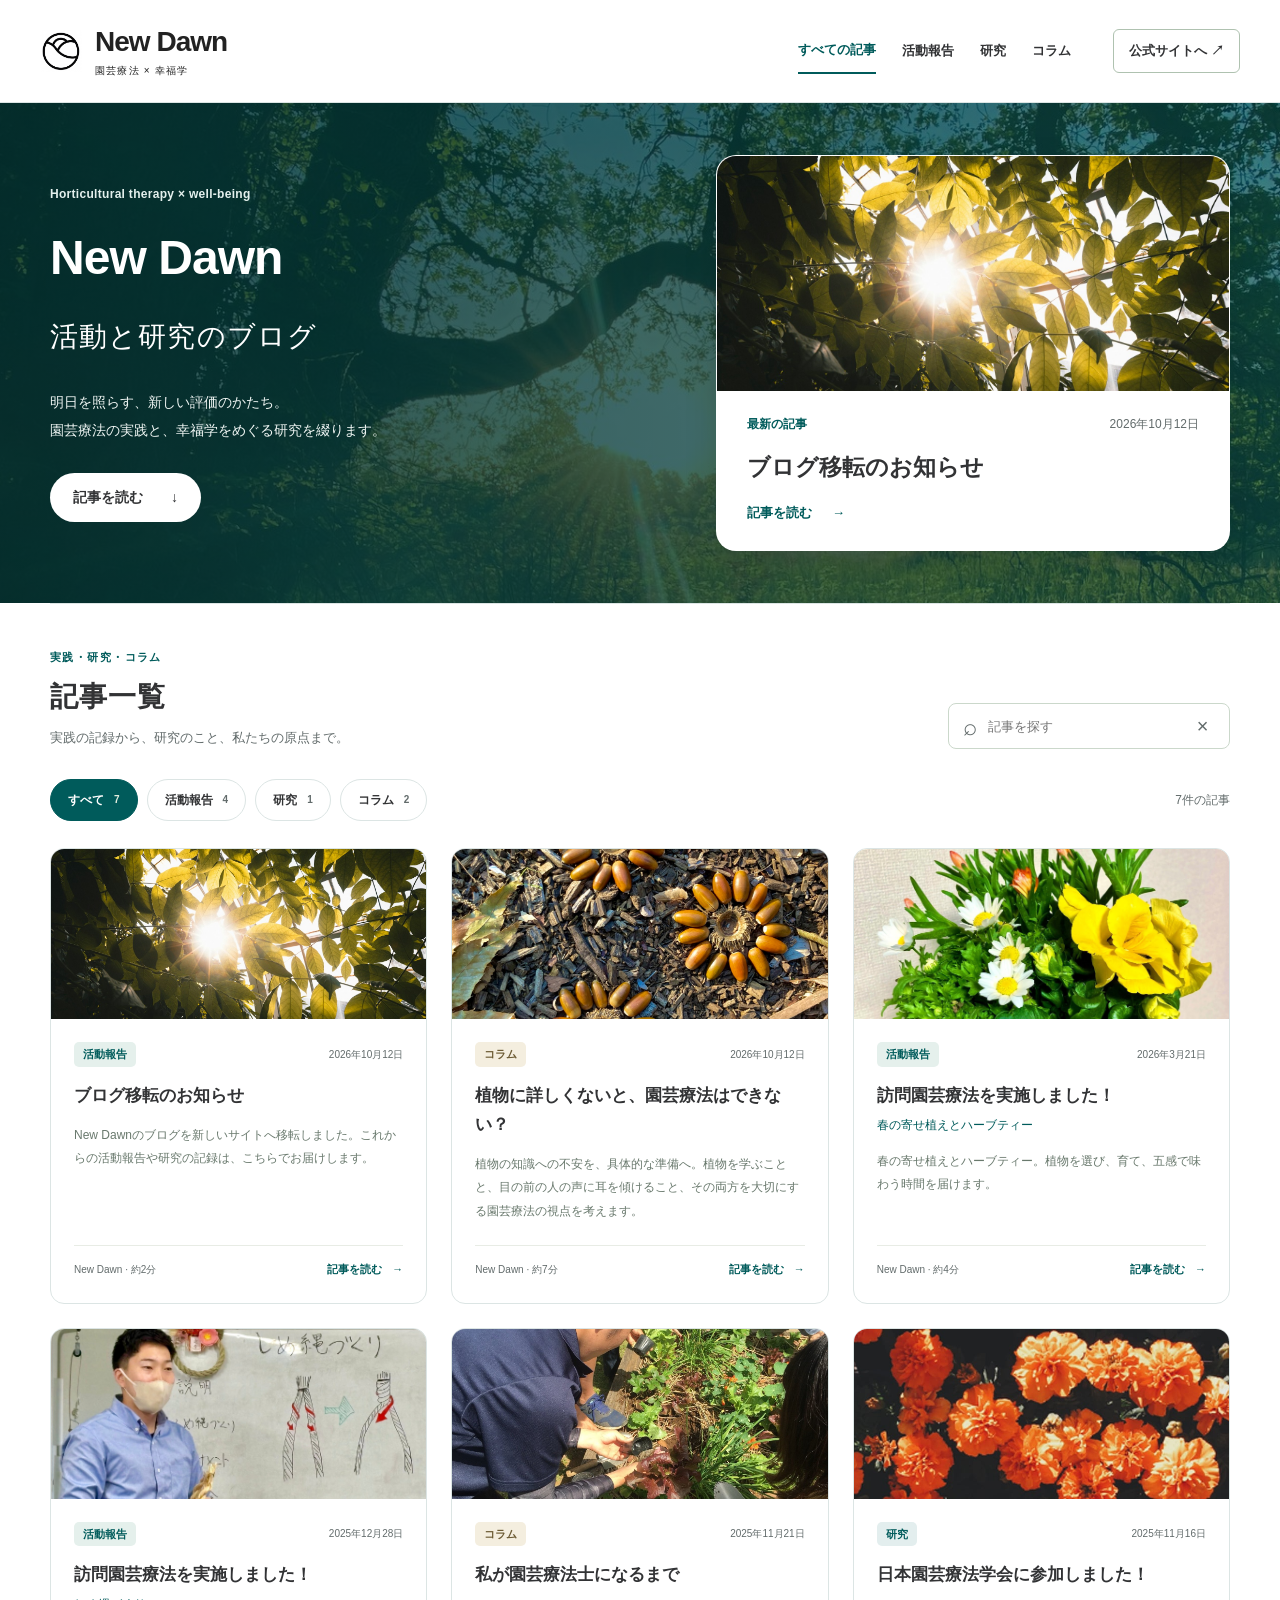
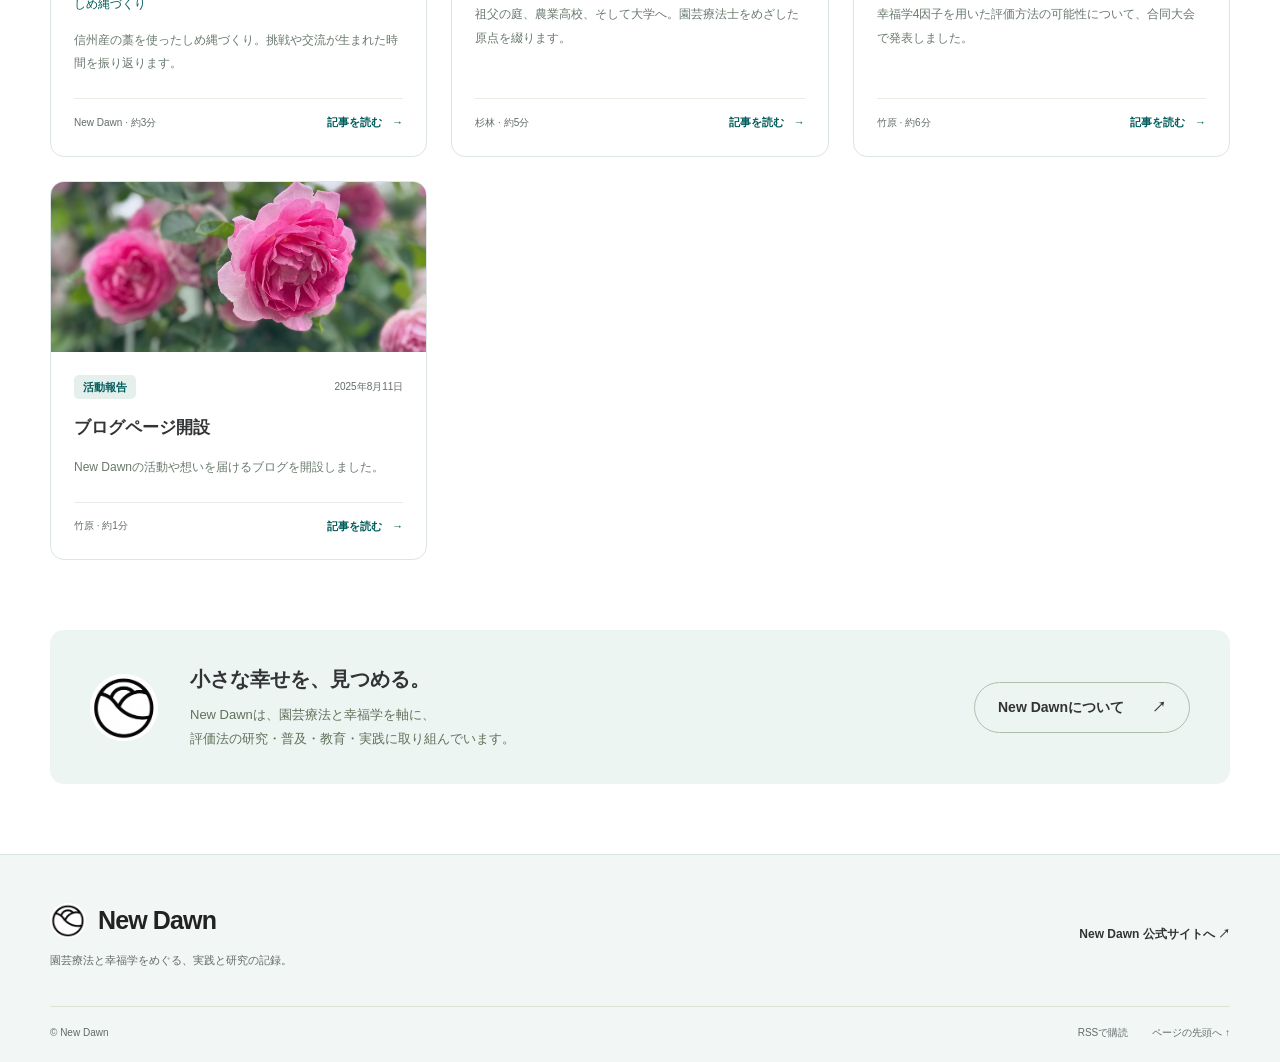
<file: docs/index.html>
<!doctype html>
<html lang="ja"><head><meta charset="utf-8"><meta name="viewport" content="width=device-width, initial-scale=1">
<title>ブログ｜New Dawn</title><meta name="description" content="New Dawnの活動報告、研究、コラム。園芸療法と幸福学をめぐる実践と研究の記録を届けます。">
<meta name="theme-color" content="#005b5b"><meta property="og:type" content="website"><meta property="og:title" content="ブログ｜New Dawn"><meta property="og:description" content="New Dawnの活動報告、研究、コラム。園芸療法と幸福学をめぐる実践と研究の記録を届けます。"><meta property="og:locale" content="ja_JP"><meta property="og:site_name" content="New Dawn ブログ">
<link rel="canonical" href="https://engeishokubutu365-crypto.github.io/new-dawn-blog/"><meta property="og:url" content="https://engeishokubutu365-crypto.github.io/new-dawn-blog/"><meta property="og:image" content="https://engeishokubutu365-crypto.github.io/new-dawn-blog/assets/images/blog-moved-2026.jpg"><link rel="icon" href="./assets/brand/favicon.png" type="image/png"><link rel="apple-touch-icon" href="./assets/brand/logo.png"><link rel="stylesheet" href="./assets/style-433312f805fb.css"><script src="./assets/app.js" defer></script></head>
<body><a class="skip-link" href="#main">本文へ進む</a><header class="site-header"><div class="header-inner">
<a class="brand" href="./" aria-label="New Dawn ブログのトップ"><img src="./assets/brand/logo.png" alt="" width="42" height="42"><span>New Dawn<small>園芸療法 × 幸福学</small></span></a>
<nav class="main-nav" aria-label="メインナビゲーション"><a href="./" aria-current="page">すべての記事</a><a href="./categories/activity/">活動報告</a><a href="./categories/research/">研究</a><a href="./categories/column/">コラム</a><a class="official" href="https://www.newdawn-horticultural.com/">公式サイトへ <span aria-hidden="true">↗</span></a></nav>
</div></header>
<main id="main"><div class="brand-hero"><section class="hero wrap"><div class="hero-copy"><p class="eyebrow">Horticultural therapy × well-being</p><h1>New Dawn<br><span>活動と研究のブログ</span></h1><p class="hero-description">明日を照らす、新しい評価のかたち。<br>園芸療法の実践と、幸福学をめぐる研究を綴ります。</p><a href="#articles" class="button primary">記事を読む <span aria-hidden="true">↓</span></a></div><a href="./posts/blog-moved/" class="featured"><div class="featured-art photo"><img src="./assets/images/blog-moved-2026.jpg" width="600" height="360" alt="緑の葉のあいだから差し込む日の光"></div><div class="featured-copy"><div class="featured-meta"><span>最新の記事</span><time datetime="2026-10-12">2026年10月12日</time></div><h2>ブログ移転のお知らせ</h2><span class="featured-link">記事を読む <span aria-hidden="true">→</span></span></div></a></section></div><section class="article-section wrap" id="articles"><div class="section-heading"><div><p class="eyebrow">実践・研究・コラム</p><h2>記事一覧</h2><p>実践の記録から、研究のこと、私たちの原点まで。</p></div><form class="search-form" role="search"><label for="article-search" class="sr-only">表示中の記事を検索</label><span aria-hidden="true">⌕</span><input id="article-search" type="search" placeholder="記事を探す" autocomplete="off"><button type="reset" aria-label="検索をクリア">×</button></form></div><div class="article-toolbar"><nav class="filters" aria-label="記事のカテゴリ"><a href="./#articles" class="filter selected" aria-current="page">すべて <span>7</span></a><a href="./categories/activity/" class="filter">活動報告 <span>4</span></a><a href="./categories/research/" class="filter">研究 <span>1</span></a><a href="./categories/column/" class="filter">コラム <span>2</span></a></nav><span class="result-count" role="status" aria-live="polite">7件の記事</span></div><div class="card-grid"><article class="post-card " data-search="ブログ移転のお知らせ New Dawnのブログを新しいサイトへ移転しました。これからの活動報告や研究の記録は、こちらでお届けします。  活動報告"><a class="card-visual plant photo" href="./posts/blog-moved/" tabindex="-1" aria-hidden="true"><img src="./assets/images/blog-moved-2026.jpg" alt="" width="600" height="360" loading="lazy"></a><div class="card-body"><div class="card-meta"><a class="pill activity" href="./categories/activity/">活動報告</a><time datetime="2026-10-12">2026年10月12日</time></div><h3><a href="./posts/blog-moved/">ブログ移転のお知らせ</a></h3><p class="card-description">New Dawnのブログを新しいサイトへ移転しました。これからの活動報告や研究の記録は、こちらでお届けします。</p><div class="card-bottom"><span>New Dawn · 約2分</span><a class="read-link" href="./posts/blog-moved/" aria-label="ブログ移転のお知らせを読む">記事を読む <span aria-hidden="true">→</span></a></div></div></article><article class="post-card " data-search="植物に詳しくないと、園芸療法はできない？ 植物の知識への不安を、具体的な準備へ。植物を学ぶことと、目の前の人の声に耳を傾けること、その両方を大切にする園芸療法の視点を考えます。  コラム"><a class="card-visual story photo" href="./posts/plant-knowledge-and-horticultural-therapy/" tabindex="-1" aria-hidden="true"><img src="./assets/images/plant-knowledge-acorns.jpg" alt="" width="600" height="360" loading="lazy"></a><div class="card-body"><div class="card-meta"><a class="pill column" href="./categories/column/">コラム</a><time datetime="2026-10-12">2026年10月12日</time></div><h3><a href="./posts/plant-knowledge-and-horticultural-therapy/">植物に詳しくないと、園芸療法はできない？</a></h3><p class="card-description">植物の知識への不安を、具体的な準備へ。植物を学ぶことと、目の前の人の声に耳を傾けること、その両方を大切にする園芸療法の視点を考えます。</p><div class="card-bottom"><span>New Dawn · 約7分</span><a class="read-link" href="./posts/plant-knowledge-and-horticultural-therapy/" aria-label="植物に詳しくないと、園芸療法はできない？を読む">記事を読む <span aria-hidden="true">→</span></a></div></div></article><article class="post-card " data-search="訪問園芸療法を実施しました！ 春の寄せ植えとハーブティー。植物を選び、育て、五感で味わう時間を届けます。 春の寄せ植えとハーブティー 活動報告"><a class="card-visual plant photo" href="./posts/spring-planting-and-herbal-tea/" tabindex="-1" aria-hidden="true"><img src="./assets/images/spring-planting-and-herbal-tea-01.jpg" alt="" width="600" height="360" loading="lazy"></a><div class="card-body"><div class="card-meta"><a class="pill activity" href="./categories/activity/">活動報告</a><time datetime="2026-03-21">2026年3月21日</time></div><h3><a href="./posts/spring-planting-and-herbal-tea/">訪問園芸療法を実施しました！</a></h3><p class="card-subtitle">春の寄せ植えとハーブティー</p><p class="card-description">春の寄せ植えとハーブティー。植物を選び、育て、五感で味わう時間を届けます。</p><div class="card-bottom"><span>New Dawn · 約4分</span><a class="read-link" href="./posts/spring-planting-and-herbal-tea/" aria-label="訪問園芸療法を実施しました！を読む">記事を読む <span aria-hidden="true">→</span></a></div></div></article><article class="post-card " data-search="訪問園芸療法を実施しました！ 信州産の藁を使ったしめ縄づくり。挑戦や交流が生まれた時間を振り返ります。 しめ縄づくり 活動報告"><a class="card-visual plant photo" href="./posts/shimenawa-workshop/" tabindex="-1" aria-hidden="true"><img src="./assets/images/shimenawa-workshop-01.jpg" alt="" width="600" height="360" loading="lazy"></a><div class="card-body"><div class="card-meta"><a class="pill activity" href="./categories/activity/">活動報告</a><time datetime="2025-12-28">2025年12月28日</time></div><h3><a href="./posts/shimenawa-workshop/">訪問園芸療法を実施しました！</a></h3><p class="card-subtitle">しめ縄づくり</p><p class="card-description">信州産の藁を使ったしめ縄づくり。挑戦や交流が生まれた時間を振り返ります。</p><div class="card-bottom"><span>New Dawn · 約3分</span><a class="read-link" href="./posts/shimenawa-workshop/" aria-label="訪問園芸療法を実施しました！を読む">記事を読む <span aria-hidden="true">→</span></a></div></div></article><article class="post-card " data-search="私が園芸療法士になるまで 祖父の庭、農業高校、そして大学へ。園芸療法士をめざした原点を綴ります。  コラム"><a class="card-visual story photo" href="./posts/my-path-to-horticultural-therapy/" tabindex="-1" aria-hidden="true"><img src="./assets/images/my-path-to-horticultural-therapy-01.jpg" alt="" width="600" height="360" loading="lazy"></a><div class="card-body"><div class="card-meta"><a class="pill column" href="./categories/column/">コラム</a><time datetime="2025-11-21">2025年11月21日</time></div><h3><a href="./posts/my-path-to-horticultural-therapy/">私が園芸療法士になるまで</a></h3><p class="card-description">祖父の庭、農業高校、そして大学へ。園芸療法士をめざした原点を綴ります。</p><div class="card-bottom"><span>杉林 · 約5分</span><a class="read-link" href="./posts/my-path-to-horticultural-therapy/" aria-label="私が園芸療法士になるまでを読む">記事を読む <span aria-hidden="true">→</span></a></div></div></article><article class="post-card " data-search="日本園芸療法学会に参加しました！ 幸福学4因子を用いた評価方法の可能性について、合同大会で発表しました。  研究"><a class="card-visual research photo" href="./posts/academic-conference-2025/" tabindex="-1" aria-hidden="true"><img src="./assets/images/academic-conference-2025-01.jpg" alt="" width="600" height="360" loading="lazy"></a><div class="card-body"><div class="card-meta"><a class="pill research" href="./categories/research/">研究</a><time datetime="2025-11-16">2025年11月16日</time></div><h3><a href="./posts/academic-conference-2025/">日本園芸療法学会に参加しました！</a></h3><p class="card-description">幸福学4因子を用いた評価方法の可能性について、合同大会で発表しました。</p><div class="card-bottom"><span>竹原 · 約6分</span><a class="read-link" href="./posts/academic-conference-2025/" aria-label="日本園芸療法学会に参加しました！を読む">記事を読む <span aria-hidden="true">→</span></a></div></div></article><article class="post-card " data-search="ブログページ開設 New Dawnの活動や想いを届けるブログを開設しました。  活動報告"><a class="card-visual plant photo" href="./posts/blog-opening/" tabindex="-1" aria-hidden="true"><img src="./assets/images/blog-opening-01.jpg" alt="" width="600" height="360" loading="lazy"></a><div class="card-body"><div class="card-meta"><a class="pill activity" href="./categories/activity/">活動報告</a><time datetime="2025-08-11">2025年8月11日</time></div><h3><a href="./posts/blog-opening/">ブログページ開設</a></h3><p class="card-description">New Dawnの活動や想いを届けるブログを開設しました。</p><div class="card-bottom"><span>竹原 · 約1分</span><a class="read-link" href="./posts/blog-opening/" aria-label="ブログページ開設を読む">記事を読む <span aria-hidden="true">→</span></a></div></div></article></div><p class="empty-state" hidden>一致する記事がありません。別の言葉で検索してください。</p></section><section class="about-strip wrap"><img class="about-logo" src="./assets/brand/logo.png" alt="" width="68" height="68"><div><h2>小さな幸せを、見つめる。</h2><p>New Dawnは、園芸療法と幸福学を軸に、<br class="desktop-break">評価法の研究・普及・教育・実践に取り組んでいます。</p></div><a href="https://www.newdawn-horticultural.com/" class="button secondary">New Dawnについて <span aria-hidden="true">↗</span></a></section></main>
<footer class="site-footer"><div class="footer-inner"><div><a class="footer-brand" href="./"><img src="./assets/brand/logo.png" alt="" width="36" height="36">New Dawn</a><p>園芸療法と幸福学をめぐる、実践と研究の記録。</p></div><a href="https://www.newdawn-horticultural.com/" class="footer-link">New Dawn 公式サイトへ <span aria-hidden="true">↗</span></a></div><div class="footer-bottom"><span>© New Dawn</span><a href="./feed.xml">RSSで購読</a><a href="#">ページの先頭へ ↑</a></div></footer></body></html>
</file>
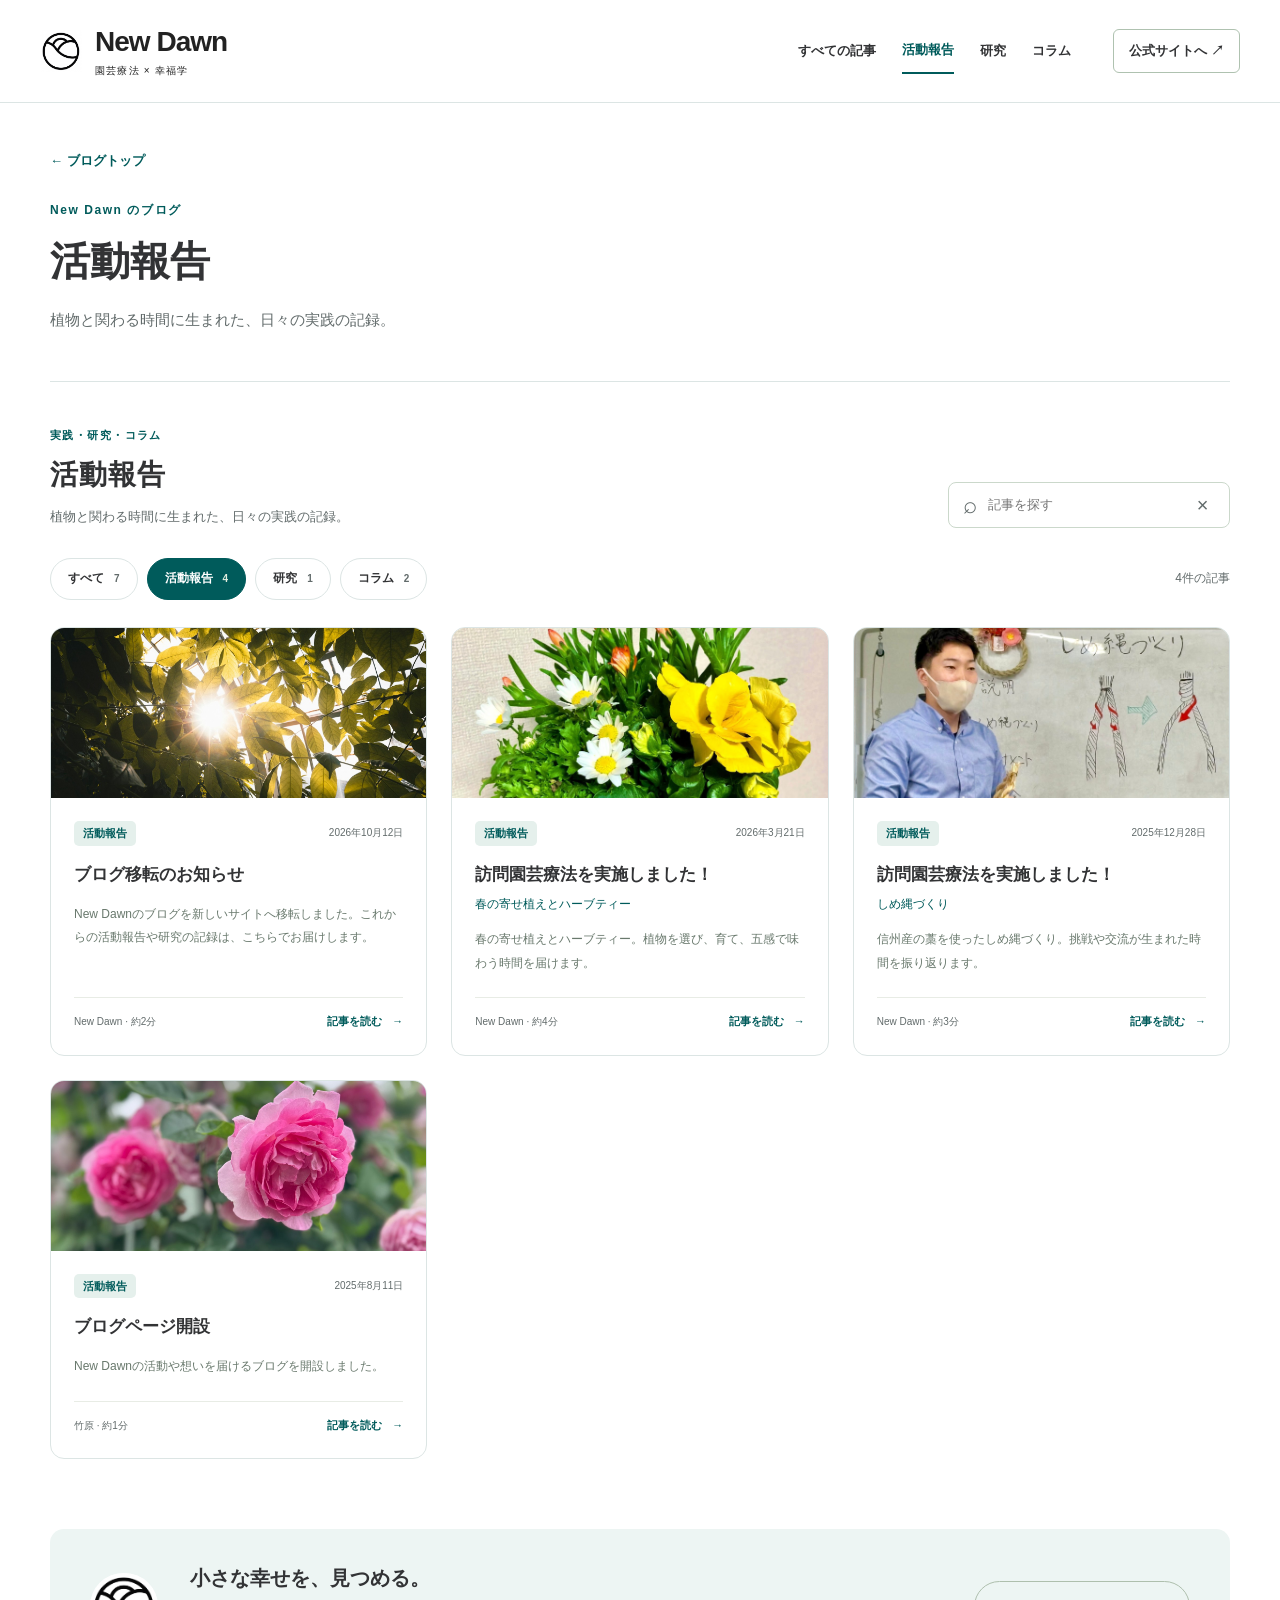
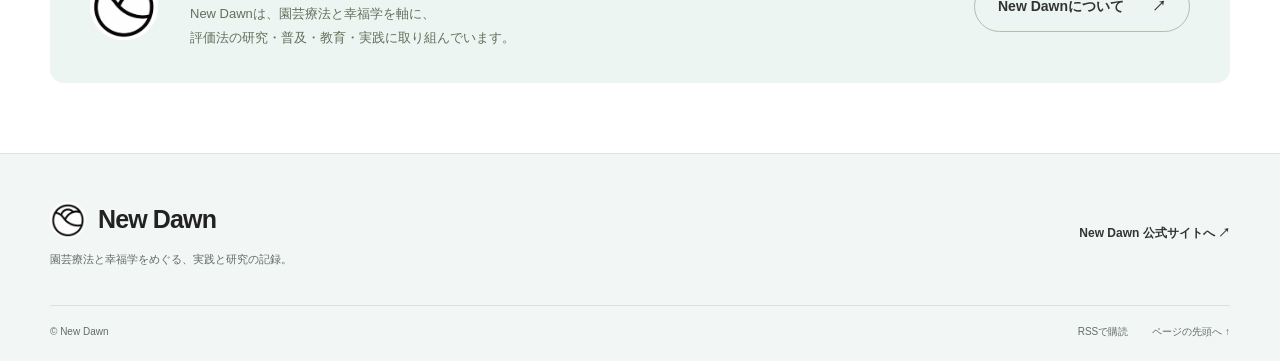
<file: docs/categories/activity/index.html>
<!doctype html>
<html lang="ja"><head><meta charset="utf-8"><meta name="viewport" content="width=device-width, initial-scale=1">
<title>活動報告｜New Dawn</title><meta name="description" content="New Dawnの活動報告の記事一覧です。">
<meta name="theme-color" content="#005b5b"><meta property="og:type" content="website"><meta property="og:title" content="活動報告｜New Dawn"><meta property="og:description" content="New Dawnの活動報告の記事一覧です。"><meta property="og:locale" content="ja_JP"><meta property="og:site_name" content="New Dawn ブログ">
<link rel="canonical" href="https://engeishokubutu365-crypto.github.io/new-dawn-blog/categories/activity/"><meta property="og:url" content="https://engeishokubutu365-crypto.github.io/new-dawn-blog/categories/activity/"><meta property="og:image" content="https://engeishokubutu365-crypto.github.io/new-dawn-blog/assets/images/blog-moved-2026.jpg"><link rel="icon" href="../../assets/brand/favicon.png" type="image/png"><link rel="apple-touch-icon" href="../../assets/brand/logo.png"><link rel="stylesheet" href="../../assets/style-433312f805fb.css"><script src="../../assets/app.js" defer></script></head>
<body><a class="skip-link" href="#main">本文へ進む</a><header class="site-header"><div class="header-inner">
<a class="brand" href="../../" aria-label="New Dawn ブログのトップ"><img src="../../assets/brand/logo.png" alt="" width="42" height="42"><span>New Dawn<small>園芸療法 × 幸福学</small></span></a>
<nav class="main-nav" aria-label="メインナビゲーション"><a href="../../">すべての記事</a><a href="../../categories/activity/" aria-current="page">活動報告</a><a href="../../categories/research/">研究</a><a href="../../categories/column/">コラム</a><a class="official" href="https://www.newdawn-horticultural.com/">公式サイトへ <span aria-hidden="true">↗</span></a></nav>
</div></header>
<main id="main"><section class="category-hero wrap"><a class="back-link" href="../../">← ブログトップ</a><p class="eyebrow">New Dawn のブログ</p><h1>活動報告</h1><p>植物と関わる時間に生まれた、日々の実践の記録。</p></section><section class="article-section wrap" id="articles"><div class="section-heading"><div><p class="eyebrow">実践・研究・コラム</p><h2>活動報告</h2><p>植物と関わる時間に生まれた、日々の実践の記録。</p></div><form class="search-form" role="search"><label for="article-search" class="sr-only">表示中の記事を検索</label><span aria-hidden="true">⌕</span><input id="article-search" type="search" placeholder="記事を探す" autocomplete="off"><button type="reset" aria-label="検索をクリア">×</button></form></div><div class="article-toolbar"><nav class="filters" aria-label="記事のカテゴリ"><a href="../../#articles" class="filter">すべて <span>7</span></a><a href="../../categories/activity/" class="filter selected" aria-current="page">活動報告 <span>4</span></a><a href="../../categories/research/" class="filter">研究 <span>1</span></a><a href="../../categories/column/" class="filter">コラム <span>2</span></a></nav><span class="result-count" role="status" aria-live="polite">4件の記事</span></div><div class="card-grid"><article class="post-card " data-search="ブログ移転のお知らせ New Dawnのブログを新しいサイトへ移転しました。これからの活動報告や研究の記録は、こちらでお届けします。  活動報告"><a class="card-visual plant photo" href="../../posts/blog-moved/" tabindex="-1" aria-hidden="true"><img src="../../assets/images/blog-moved-2026.jpg" alt="" width="600" height="360" loading="lazy"></a><div class="card-body"><div class="card-meta"><a class="pill activity" href="../../categories/activity/">活動報告</a><time datetime="2026-10-12">2026年10月12日</time></div><h3><a href="../../posts/blog-moved/">ブログ移転のお知らせ</a></h3><p class="card-description">New Dawnのブログを新しいサイトへ移転しました。これからの活動報告や研究の記録は、こちらでお届けします。</p><div class="card-bottom"><span>New Dawn · 約2分</span><a class="read-link" href="../../posts/blog-moved/" aria-label="ブログ移転のお知らせを読む">記事を読む <span aria-hidden="true">→</span></a></div></div></article><article class="post-card " data-search="訪問園芸療法を実施しました！ 春の寄せ植えとハーブティー。植物を選び、育て、五感で味わう時間を届けます。 春の寄せ植えとハーブティー 活動報告"><a class="card-visual plant photo" href="../../posts/spring-planting-and-herbal-tea/" tabindex="-1" aria-hidden="true"><img src="../../assets/images/spring-planting-and-herbal-tea-01.jpg" alt="" width="600" height="360" loading="lazy"></a><div class="card-body"><div class="card-meta"><a class="pill activity" href="../../categories/activity/">活動報告</a><time datetime="2026-03-21">2026年3月21日</time></div><h3><a href="../../posts/spring-planting-and-herbal-tea/">訪問園芸療法を実施しました！</a></h3><p class="card-subtitle">春の寄せ植えとハーブティー</p><p class="card-description">春の寄せ植えとハーブティー。植物を選び、育て、五感で味わう時間を届けます。</p><div class="card-bottom"><span>New Dawn · 約4分</span><a class="read-link" href="../../posts/spring-planting-and-herbal-tea/" aria-label="訪問園芸療法を実施しました！を読む">記事を読む <span aria-hidden="true">→</span></a></div></div></article><article class="post-card " data-search="訪問園芸療法を実施しました！ 信州産の藁を使ったしめ縄づくり。挑戦や交流が生まれた時間を振り返ります。 しめ縄づくり 活動報告"><a class="card-visual plant photo" href="../../posts/shimenawa-workshop/" tabindex="-1" aria-hidden="true"><img src="../../assets/images/shimenawa-workshop-01.jpg" alt="" width="600" height="360" loading="lazy"></a><div class="card-body"><div class="card-meta"><a class="pill activity" href="../../categories/activity/">活動報告</a><time datetime="2025-12-28">2025年12月28日</time></div><h3><a href="../../posts/shimenawa-workshop/">訪問園芸療法を実施しました！</a></h3><p class="card-subtitle">しめ縄づくり</p><p class="card-description">信州産の藁を使ったしめ縄づくり。挑戦や交流が生まれた時間を振り返ります。</p><div class="card-bottom"><span>New Dawn · 約3分</span><a class="read-link" href="../../posts/shimenawa-workshop/" aria-label="訪問園芸療法を実施しました！を読む">記事を読む <span aria-hidden="true">→</span></a></div></div></article><article class="post-card " data-search="ブログページ開設 New Dawnの活動や想いを届けるブログを開設しました。  活動報告"><a class="card-visual plant photo" href="../../posts/blog-opening/" tabindex="-1" aria-hidden="true"><img src="../../assets/images/blog-opening-01.jpg" alt="" width="600" height="360" loading="lazy"></a><div class="card-body"><div class="card-meta"><a class="pill activity" href="../../categories/activity/">活動報告</a><time datetime="2025-08-11">2025年8月11日</time></div><h3><a href="../../posts/blog-opening/">ブログページ開設</a></h3><p class="card-description">New Dawnの活動や想いを届けるブログを開設しました。</p><div class="card-bottom"><span>竹原 · 約1分</span><a class="read-link" href="../../posts/blog-opening/" aria-label="ブログページ開設を読む">記事を読む <span aria-hidden="true">→</span></a></div></div></article></div><p class="empty-state" hidden>一致する記事がありません。別の言葉で検索してください。</p></section><section class="about-strip wrap"><img class="about-logo" src="../../assets/brand/logo.png" alt="" width="68" height="68"><div><h2>小さな幸せを、見つめる。</h2><p>New Dawnは、園芸療法と幸福学を軸に、<br class="desktop-break">評価法の研究・普及・教育・実践に取り組んでいます。</p></div><a href="https://www.newdawn-horticultural.com/" class="button secondary">New Dawnについて <span aria-hidden="true">↗</span></a></section></main>
<footer class="site-footer"><div class="footer-inner"><div><a class="footer-brand" href="../../"><img src="../../assets/brand/logo.png" alt="" width="36" height="36">New Dawn</a><p>園芸療法と幸福学をめぐる、実践と研究の記録。</p></div><a href="https://www.newdawn-horticultural.com/" class="footer-link">New Dawn 公式サイトへ <span aria-hidden="true">↗</span></a></div><div class="footer-bottom"><span>© New Dawn</span><a href="../../feed.xml">RSSで購読</a><a href="#">ページの先頭へ ↑</a></div></footer></body></html>
</file>
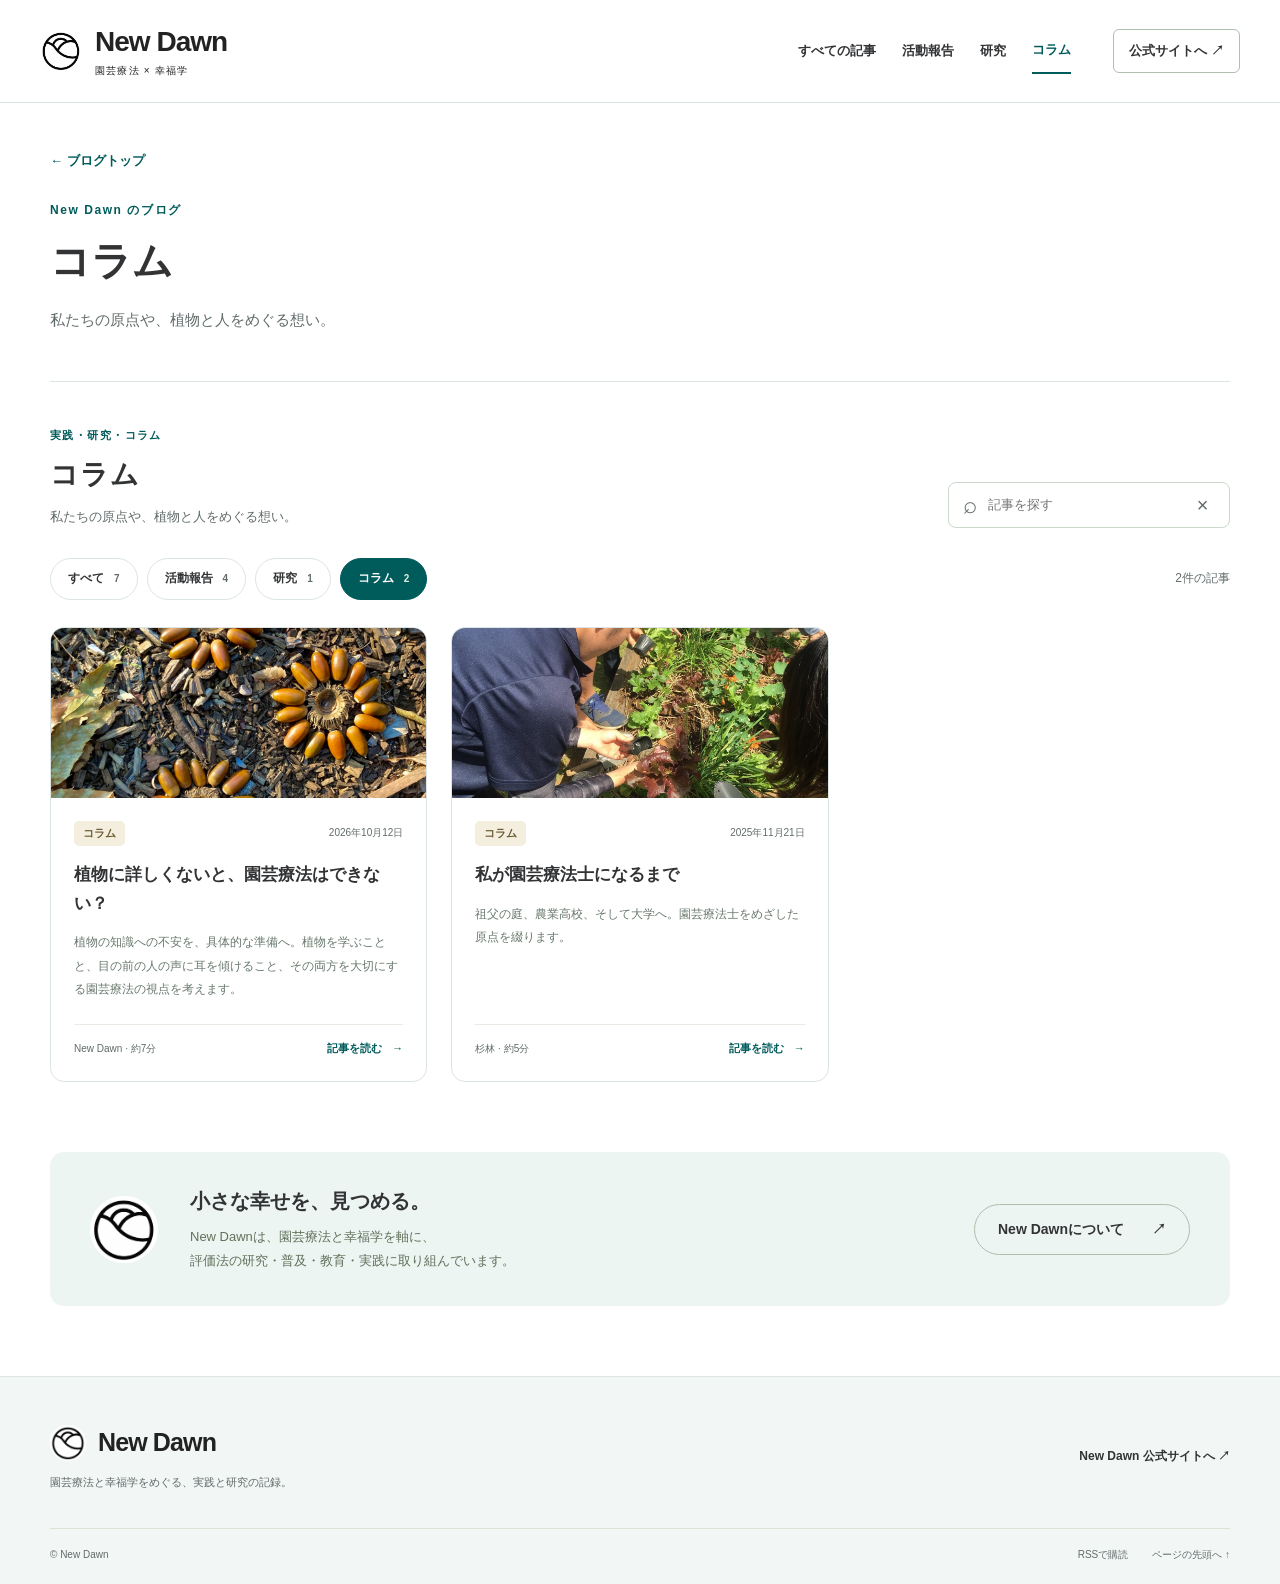
<file: docs/categories/column/index.html>
<!doctype html>
<html lang="ja"><head><meta charset="utf-8"><meta name="viewport" content="width=device-width, initial-scale=1">
<title>コラム｜New Dawn</title><meta name="description" content="New Dawnのコラムの記事一覧です。">
<meta name="theme-color" content="#005b5b"><meta property="og:type" content="website"><meta property="og:title" content="コラム｜New Dawn"><meta property="og:description" content="New Dawnのコラムの記事一覧です。"><meta property="og:locale" content="ja_JP"><meta property="og:site_name" content="New Dawn ブログ">
<link rel="canonical" href="https://engeishokubutu365-crypto.github.io/new-dawn-blog/categories/column/"><meta property="og:url" content="https://engeishokubutu365-crypto.github.io/new-dawn-blog/categories/column/"><meta property="og:image" content="https://engeishokubutu365-crypto.github.io/new-dawn-blog/assets/images/blog-moved-2026.jpg"><link rel="icon" href="../../assets/brand/favicon.png" type="image/png"><link rel="apple-touch-icon" href="../../assets/brand/logo.png"><link rel="stylesheet" href="../../assets/style-433312f805fb.css"><script src="../../assets/app.js" defer></script></head>
<body><a class="skip-link" href="#main">本文へ進む</a><header class="site-header"><div class="header-inner">
<a class="brand" href="../../" aria-label="New Dawn ブログのトップ"><img src="../../assets/brand/logo.png" alt="" width="42" height="42"><span>New Dawn<small>園芸療法 × 幸福学</small></span></a>
<nav class="main-nav" aria-label="メインナビゲーション"><a href="../../">すべての記事</a><a href="../../categories/activity/">活動報告</a><a href="../../categories/research/">研究</a><a href="../../categories/column/" aria-current="page">コラム</a><a class="official" href="https://www.newdawn-horticultural.com/">公式サイトへ <span aria-hidden="true">↗</span></a></nav>
</div></header>
<main id="main"><section class="category-hero wrap"><a class="back-link" href="../../">← ブログトップ</a><p class="eyebrow">New Dawn のブログ</p><h1>コラム</h1><p>私たちの原点や、植物と人をめぐる想い。</p></section><section class="article-section wrap" id="articles"><div class="section-heading"><div><p class="eyebrow">実践・研究・コラム</p><h2>コラム</h2><p>私たちの原点や、植物と人をめぐる想い。</p></div><form class="search-form" role="search"><label for="article-search" class="sr-only">表示中の記事を検索</label><span aria-hidden="true">⌕</span><input id="article-search" type="search" placeholder="記事を探す" autocomplete="off"><button type="reset" aria-label="検索をクリア">×</button></form></div><div class="article-toolbar"><nav class="filters" aria-label="記事のカテゴリ"><a href="../../#articles" class="filter">すべて <span>7</span></a><a href="../../categories/activity/" class="filter">活動報告 <span>4</span></a><a href="../../categories/research/" class="filter">研究 <span>1</span></a><a href="../../categories/column/" class="filter selected" aria-current="page">コラム <span>2</span></a></nav><span class="result-count" role="status" aria-live="polite">2件の記事</span></div><div class="card-grid"><article class="post-card " data-search="植物に詳しくないと、園芸療法はできない？ 植物の知識への不安を、具体的な準備へ。植物を学ぶことと、目の前の人の声に耳を傾けること、その両方を大切にする園芸療法の視点を考えます。  コラム"><a class="card-visual story photo" href="../../posts/plant-knowledge-and-horticultural-therapy/" tabindex="-1" aria-hidden="true"><img src="../../assets/images/plant-knowledge-acorns.jpg" alt="" width="600" height="360" loading="lazy"></a><div class="card-body"><div class="card-meta"><a class="pill column" href="../../categories/column/">コラム</a><time datetime="2026-10-12">2026年10月12日</time></div><h3><a href="../../posts/plant-knowledge-and-horticultural-therapy/">植物に詳しくないと、園芸療法はできない？</a></h3><p class="card-description">植物の知識への不安を、具体的な準備へ。植物を学ぶことと、目の前の人の声に耳を傾けること、その両方を大切にする園芸療法の視点を考えます。</p><div class="card-bottom"><span>New Dawn · 約7分</span><a class="read-link" href="../../posts/plant-knowledge-and-horticultural-therapy/" aria-label="植物に詳しくないと、園芸療法はできない？を読む">記事を読む <span aria-hidden="true">→</span></a></div></div></article><article class="post-card " data-search="私が園芸療法士になるまで 祖父の庭、農業高校、そして大学へ。園芸療法士をめざした原点を綴ります。  コラム"><a class="card-visual story photo" href="../../posts/my-path-to-horticultural-therapy/" tabindex="-1" aria-hidden="true"><img src="../../assets/images/my-path-to-horticultural-therapy-01.jpg" alt="" width="600" height="360" loading="lazy"></a><div class="card-body"><div class="card-meta"><a class="pill column" href="../../categories/column/">コラム</a><time datetime="2025-11-21">2025年11月21日</time></div><h3><a href="../../posts/my-path-to-horticultural-therapy/">私が園芸療法士になるまで</a></h3><p class="card-description">祖父の庭、農業高校、そして大学へ。園芸療法士をめざした原点を綴ります。</p><div class="card-bottom"><span>杉林 · 約5分</span><a class="read-link" href="../../posts/my-path-to-horticultural-therapy/" aria-label="私が園芸療法士になるまでを読む">記事を読む <span aria-hidden="true">→</span></a></div></div></article></div><p class="empty-state" hidden>一致する記事がありません。別の言葉で検索してください。</p></section><section class="about-strip wrap"><img class="about-logo" src="../../assets/brand/logo.png" alt="" width="68" height="68"><div><h2>小さな幸せを、見つめる。</h2><p>New Dawnは、園芸療法と幸福学を軸に、<br class="desktop-break">評価法の研究・普及・教育・実践に取り組んでいます。</p></div><a href="https://www.newdawn-horticultural.com/" class="button secondary">New Dawnについて <span aria-hidden="true">↗</span></a></section></main>
<footer class="site-footer"><div class="footer-inner"><div><a class="footer-brand" href="../../"><img src="../../assets/brand/logo.png" alt="" width="36" height="36">New Dawn</a><p>園芸療法と幸福学をめぐる、実践と研究の記録。</p></div><a href="https://www.newdawn-horticultural.com/" class="footer-link">New Dawn 公式サイトへ <span aria-hidden="true">↗</span></a></div><div class="footer-bottom"><span>© New Dawn</span><a href="../../feed.xml">RSSで購読</a><a href="#">ページの先頭へ ↑</a></div></footer></body></html>
</file>
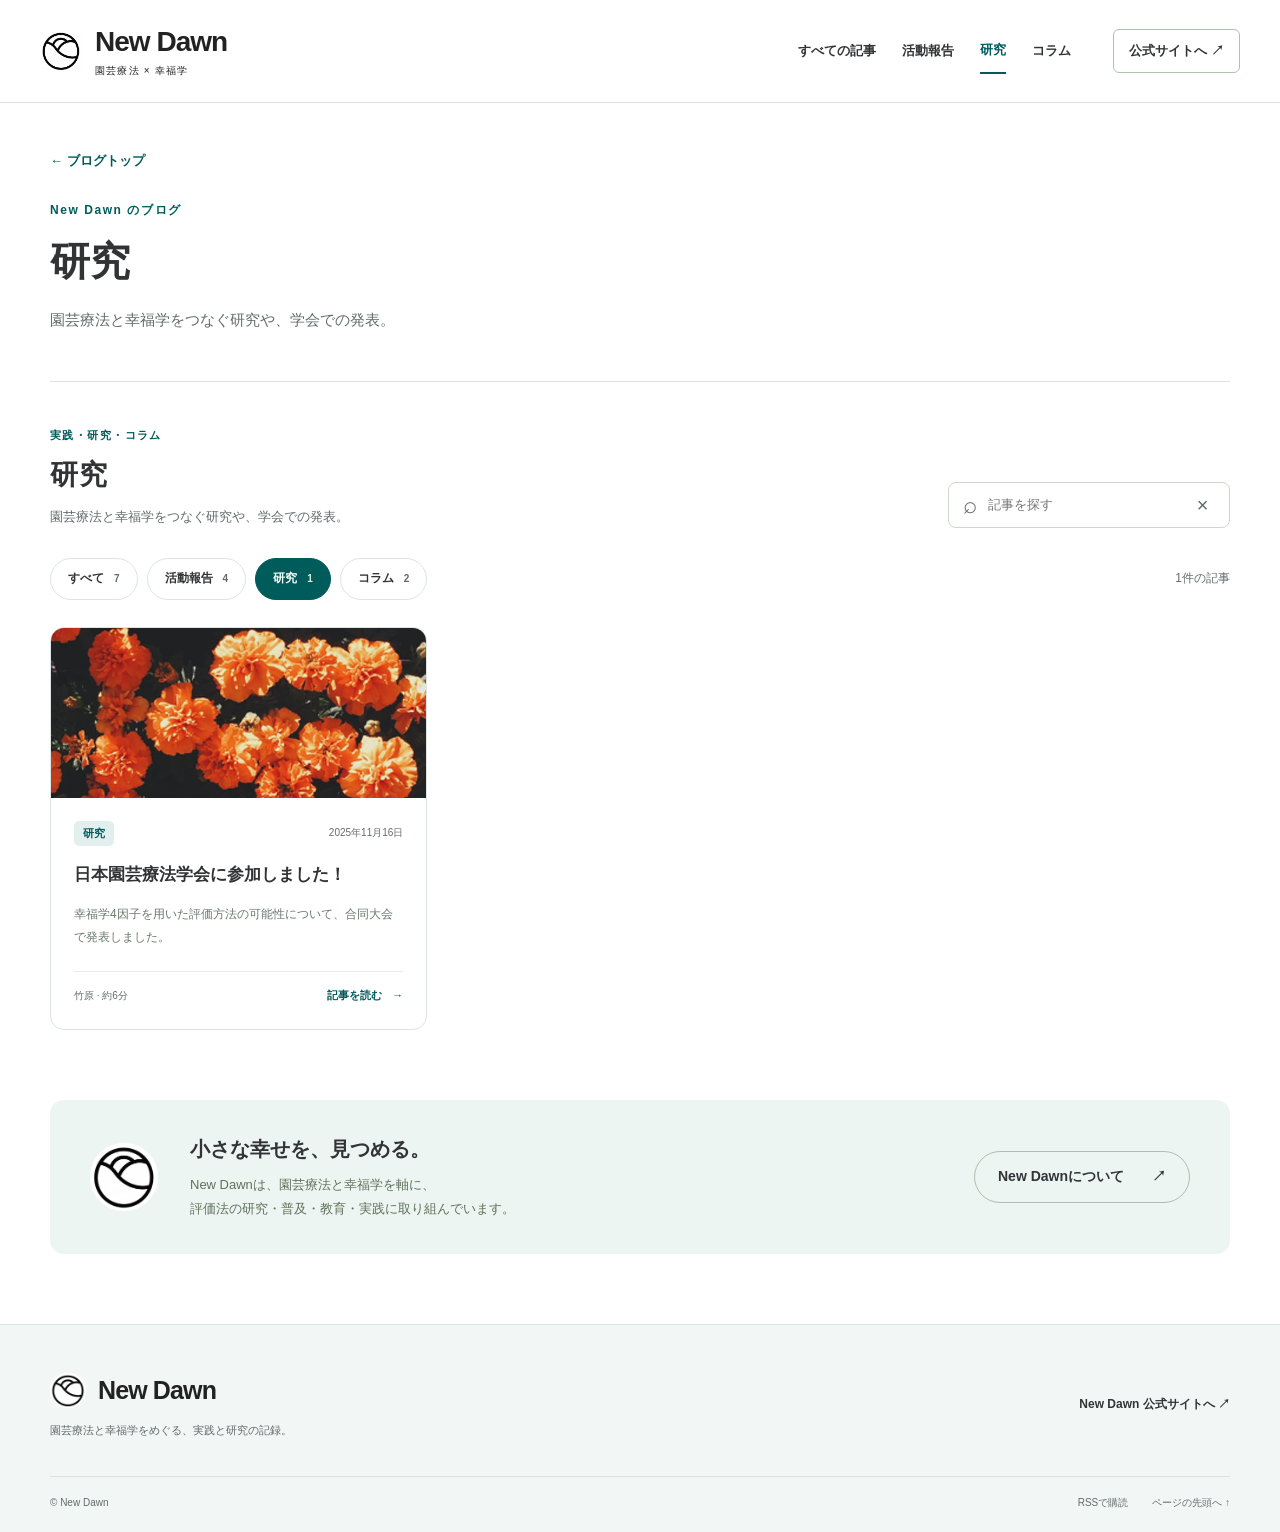
<file: docs/categories/research/index.html>
<!doctype html>
<html lang="ja"><head><meta charset="utf-8"><meta name="viewport" content="width=device-width, initial-scale=1">
<title>研究｜New Dawn</title><meta name="description" content="New Dawnの研究の記事一覧です。">
<meta name="theme-color" content="#005b5b"><meta property="og:type" content="website"><meta property="og:title" content="研究｜New Dawn"><meta property="og:description" content="New Dawnの研究の記事一覧です。"><meta property="og:locale" content="ja_JP"><meta property="og:site_name" content="New Dawn ブログ">
<link rel="canonical" href="https://engeishokubutu365-crypto.github.io/new-dawn-blog/categories/research/"><meta property="og:url" content="https://engeishokubutu365-crypto.github.io/new-dawn-blog/categories/research/"><meta property="og:image" content="https://engeishokubutu365-crypto.github.io/new-dawn-blog/assets/images/blog-moved-2026.jpg"><link rel="icon" href="../../assets/brand/favicon.png" type="image/png"><link rel="apple-touch-icon" href="../../assets/brand/logo.png"><link rel="stylesheet" href="../../assets/style-433312f805fb.css"><script src="../../assets/app.js" defer></script></head>
<body><a class="skip-link" href="#main">本文へ進む</a><header class="site-header"><div class="header-inner">
<a class="brand" href="../../" aria-label="New Dawn ブログのトップ"><img src="../../assets/brand/logo.png" alt="" width="42" height="42"><span>New Dawn<small>園芸療法 × 幸福学</small></span></a>
<nav class="main-nav" aria-label="メインナビゲーション"><a href="../../">すべての記事</a><a href="../../categories/activity/">活動報告</a><a href="../../categories/research/" aria-current="page">研究</a><a href="../../categories/column/">コラム</a><a class="official" href="https://www.newdawn-horticultural.com/">公式サイトへ <span aria-hidden="true">↗</span></a></nav>
</div></header>
<main id="main"><section class="category-hero wrap"><a class="back-link" href="../../">← ブログトップ</a><p class="eyebrow">New Dawn のブログ</p><h1>研究</h1><p>園芸療法と幸福学をつなぐ研究や、学会での発表。</p></section><section class="article-section wrap" id="articles"><div class="section-heading"><div><p class="eyebrow">実践・研究・コラム</p><h2>研究</h2><p>園芸療法と幸福学をつなぐ研究や、学会での発表。</p></div><form class="search-form" role="search"><label for="article-search" class="sr-only">表示中の記事を検索</label><span aria-hidden="true">⌕</span><input id="article-search" type="search" placeholder="記事を探す" autocomplete="off"><button type="reset" aria-label="検索をクリア">×</button></form></div><div class="article-toolbar"><nav class="filters" aria-label="記事のカテゴリ"><a href="../../#articles" class="filter">すべて <span>7</span></a><a href="../../categories/activity/" class="filter">活動報告 <span>4</span></a><a href="../../categories/research/" class="filter selected" aria-current="page">研究 <span>1</span></a><a href="../../categories/column/" class="filter">コラム <span>2</span></a></nav><span class="result-count" role="status" aria-live="polite">1件の記事</span></div><div class="card-grid"><article class="post-card " data-search="日本園芸療法学会に参加しました！ 幸福学4因子を用いた評価方法の可能性について、合同大会で発表しました。  研究"><a class="card-visual research photo" href="../../posts/academic-conference-2025/" tabindex="-1" aria-hidden="true"><img src="../../assets/images/academic-conference-2025-01.jpg" alt="" width="600" height="360" loading="lazy"></a><div class="card-body"><div class="card-meta"><a class="pill research" href="../../categories/research/">研究</a><time datetime="2025-11-16">2025年11月16日</time></div><h3><a href="../../posts/academic-conference-2025/">日本園芸療法学会に参加しました！</a></h3><p class="card-description">幸福学4因子を用いた評価方法の可能性について、合同大会で発表しました。</p><div class="card-bottom"><span>竹原 · 約6分</span><a class="read-link" href="../../posts/academic-conference-2025/" aria-label="日本園芸療法学会に参加しました！を読む">記事を読む <span aria-hidden="true">→</span></a></div></div></article></div><p class="empty-state" hidden>一致する記事がありません。別の言葉で検索してください。</p></section><section class="about-strip wrap"><img class="about-logo" src="../../assets/brand/logo.png" alt="" width="68" height="68"><div><h2>小さな幸せを、見つめる。</h2><p>New Dawnは、園芸療法と幸福学を軸に、<br class="desktop-break">評価法の研究・普及・教育・実践に取り組んでいます。</p></div><a href="https://www.newdawn-horticultural.com/" class="button secondary">New Dawnについて <span aria-hidden="true">↗</span></a></section></main>
<footer class="site-footer"><div class="footer-inner"><div><a class="footer-brand" href="../../"><img src="../../assets/brand/logo.png" alt="" width="36" height="36">New Dawn</a><p>園芸療法と幸福学をめぐる、実践と研究の記録。</p></div><a href="https://www.newdawn-horticultural.com/" class="footer-link">New Dawn 公式サイトへ <span aria-hidden="true">↗</span></a></div><div class="footer-bottom"><span>© New Dawn</span><a href="../../feed.xml">RSSで購読</a><a href="#">ページの先頭へ ↑</a></div></footer></body></html>
</file>
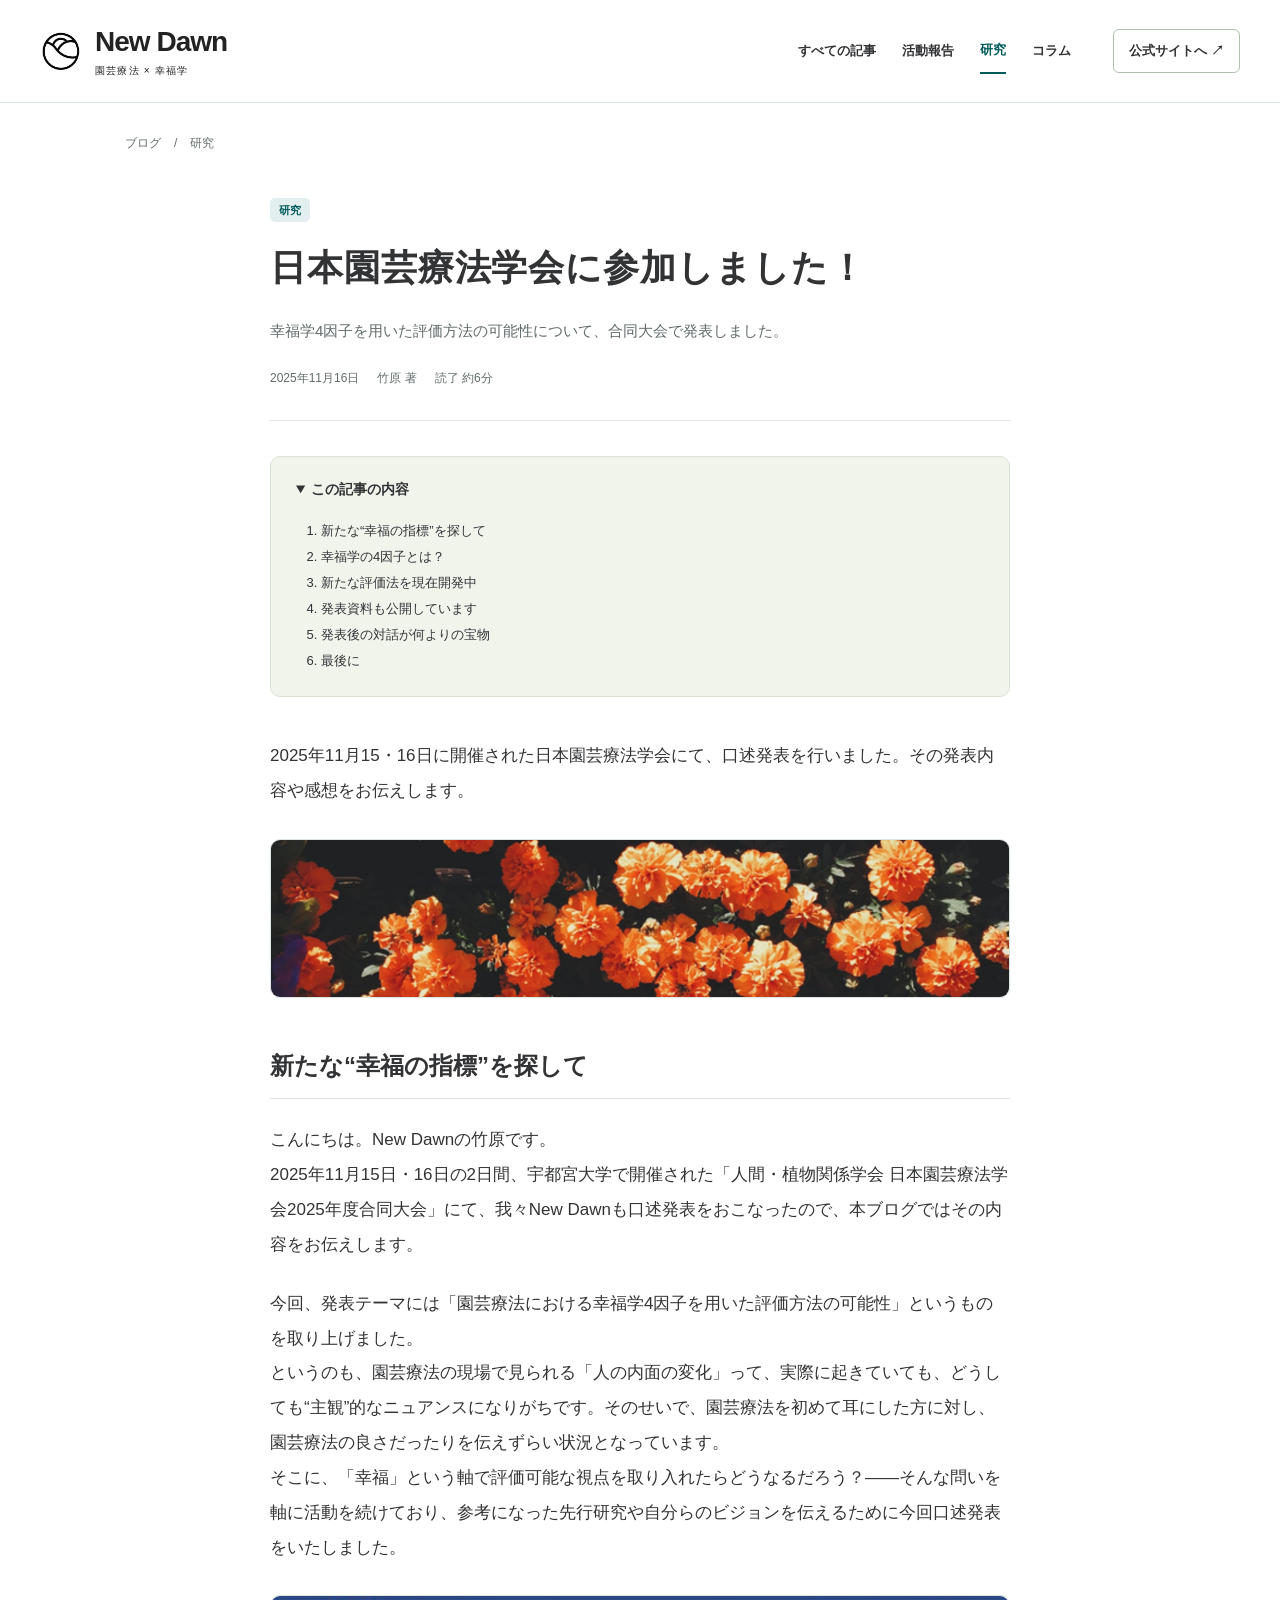
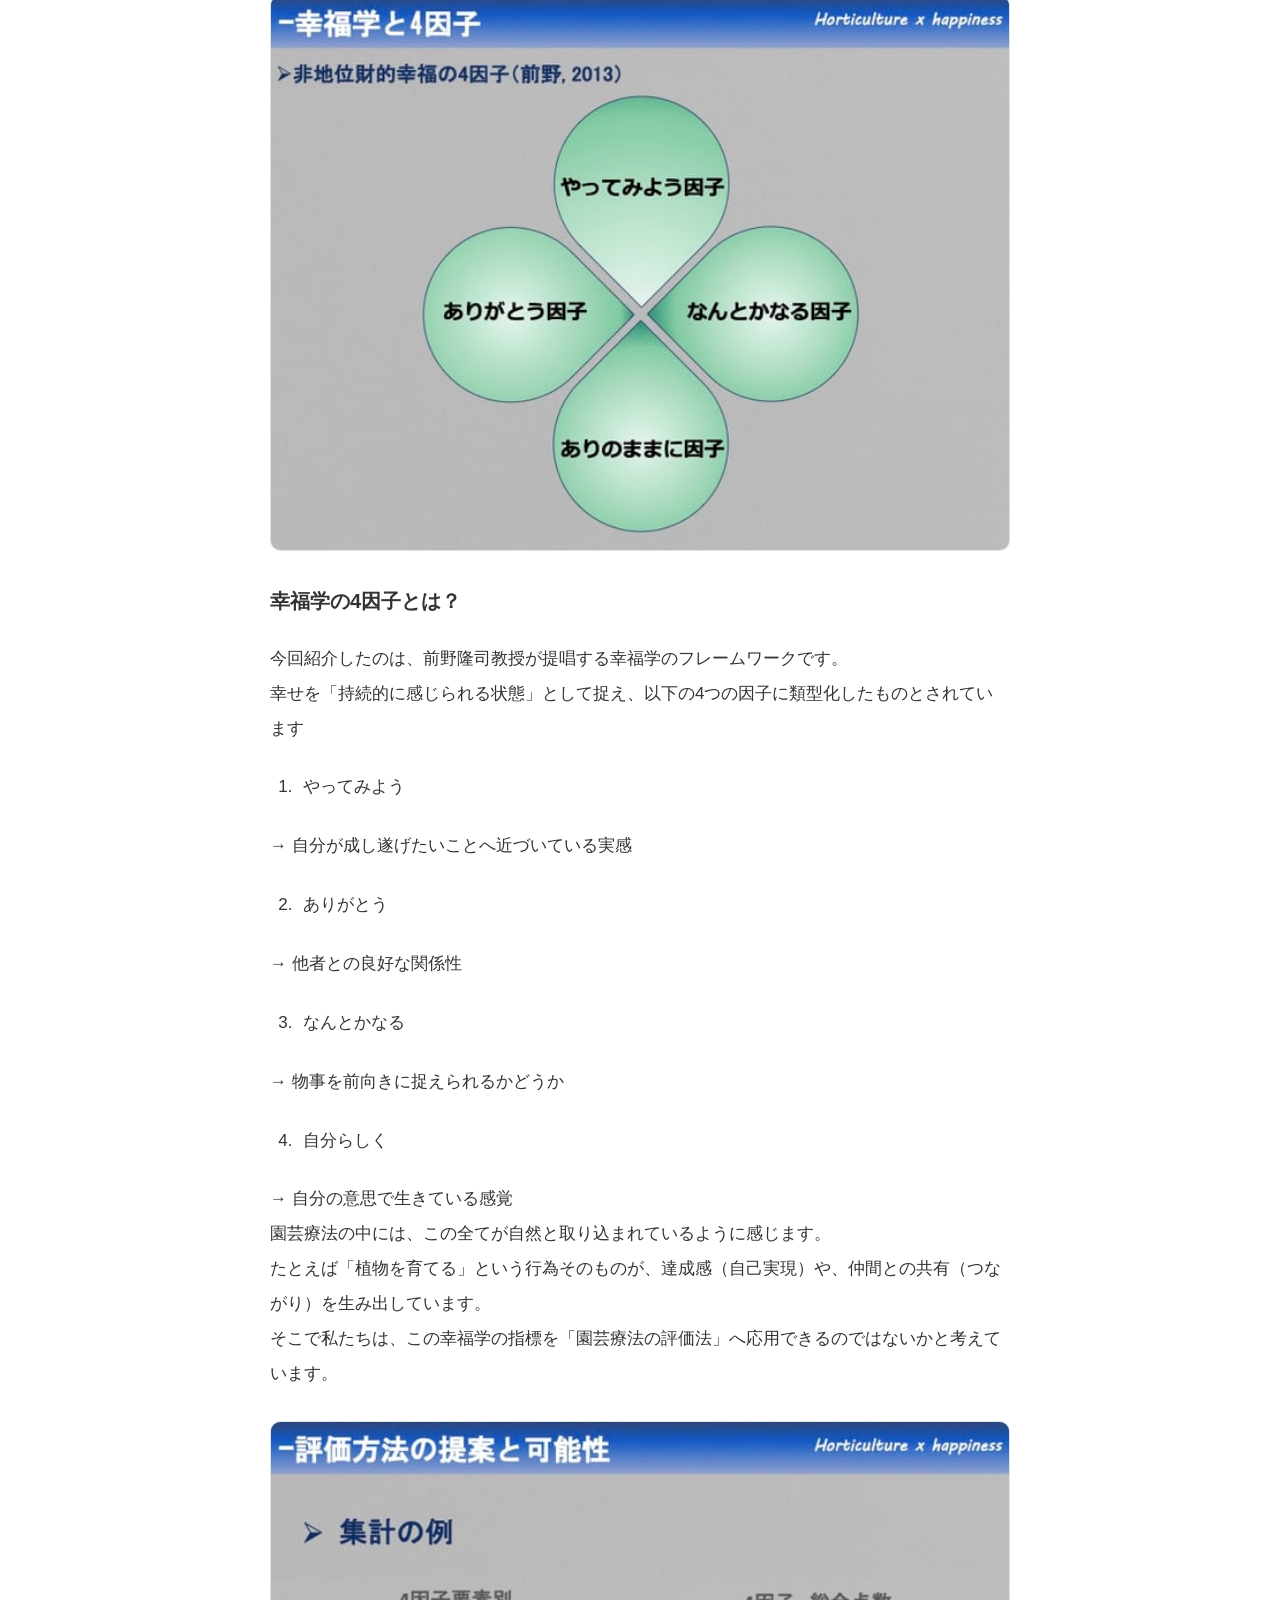
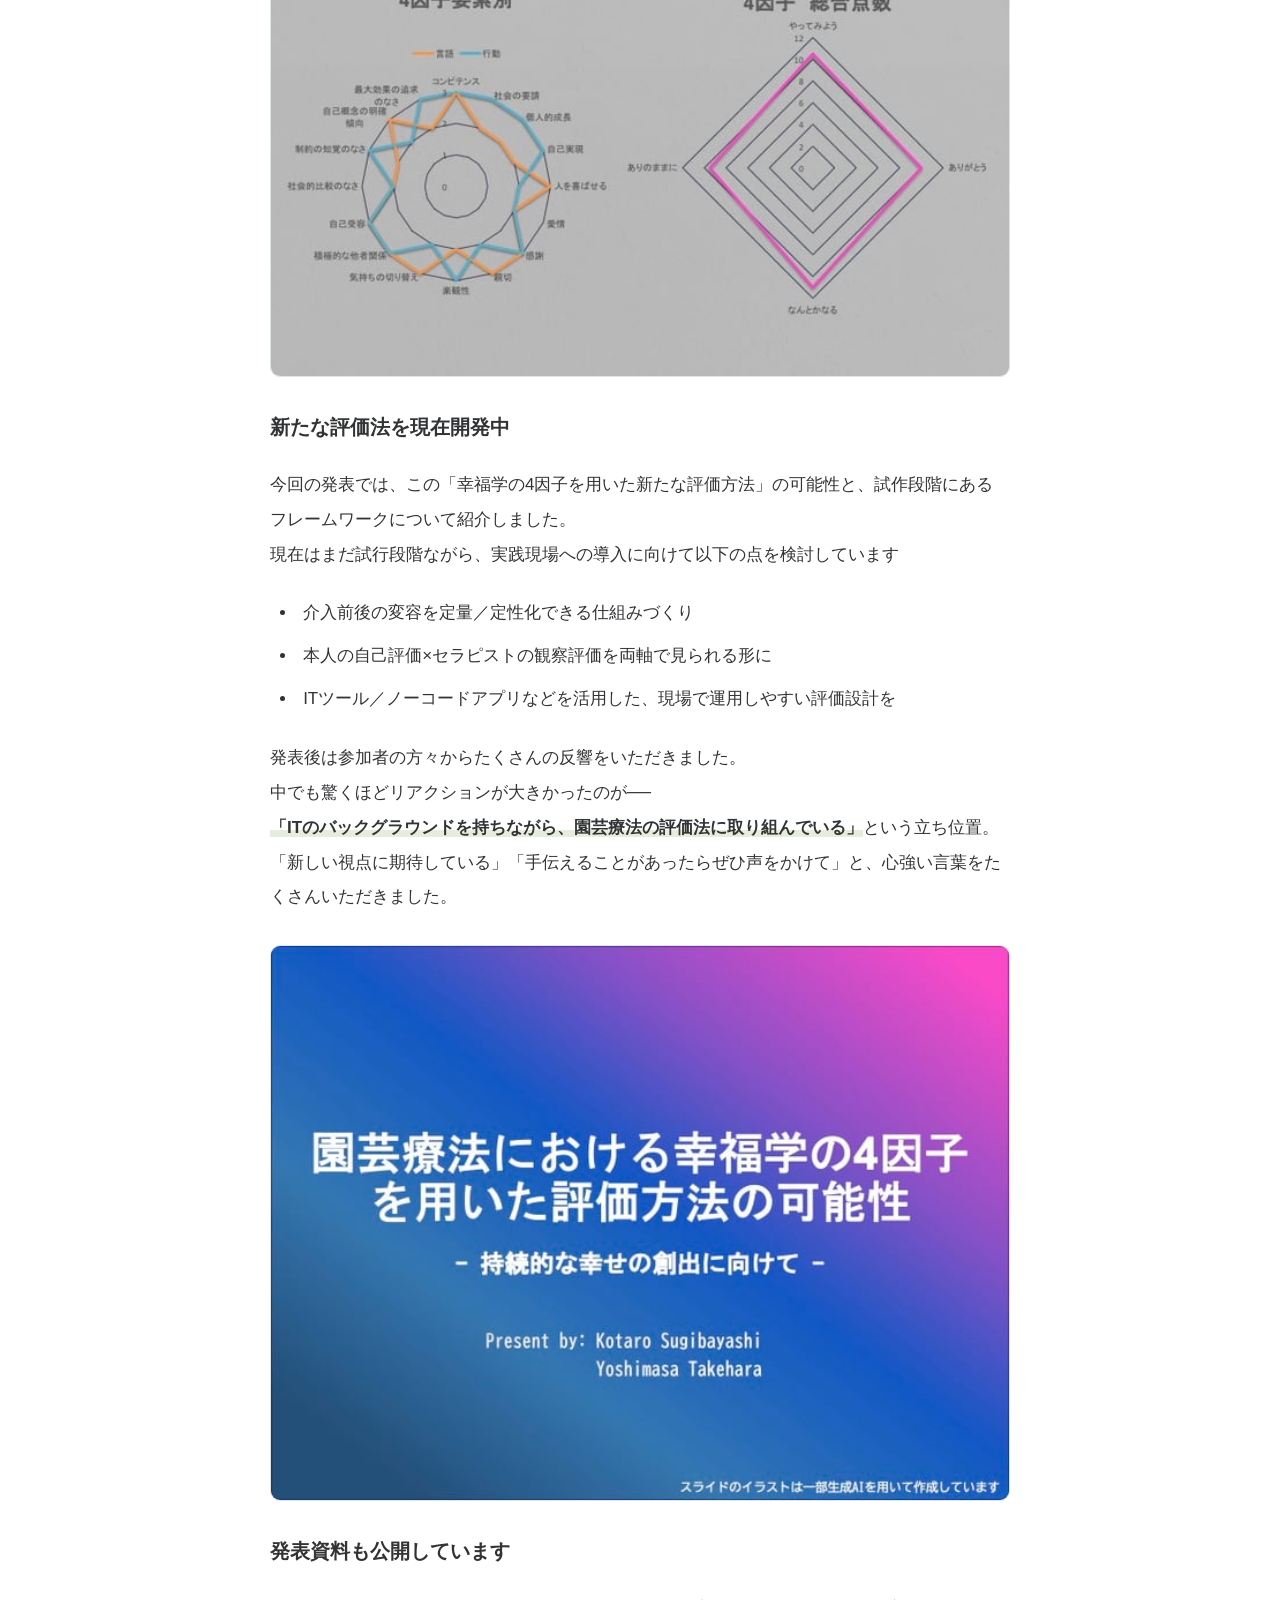
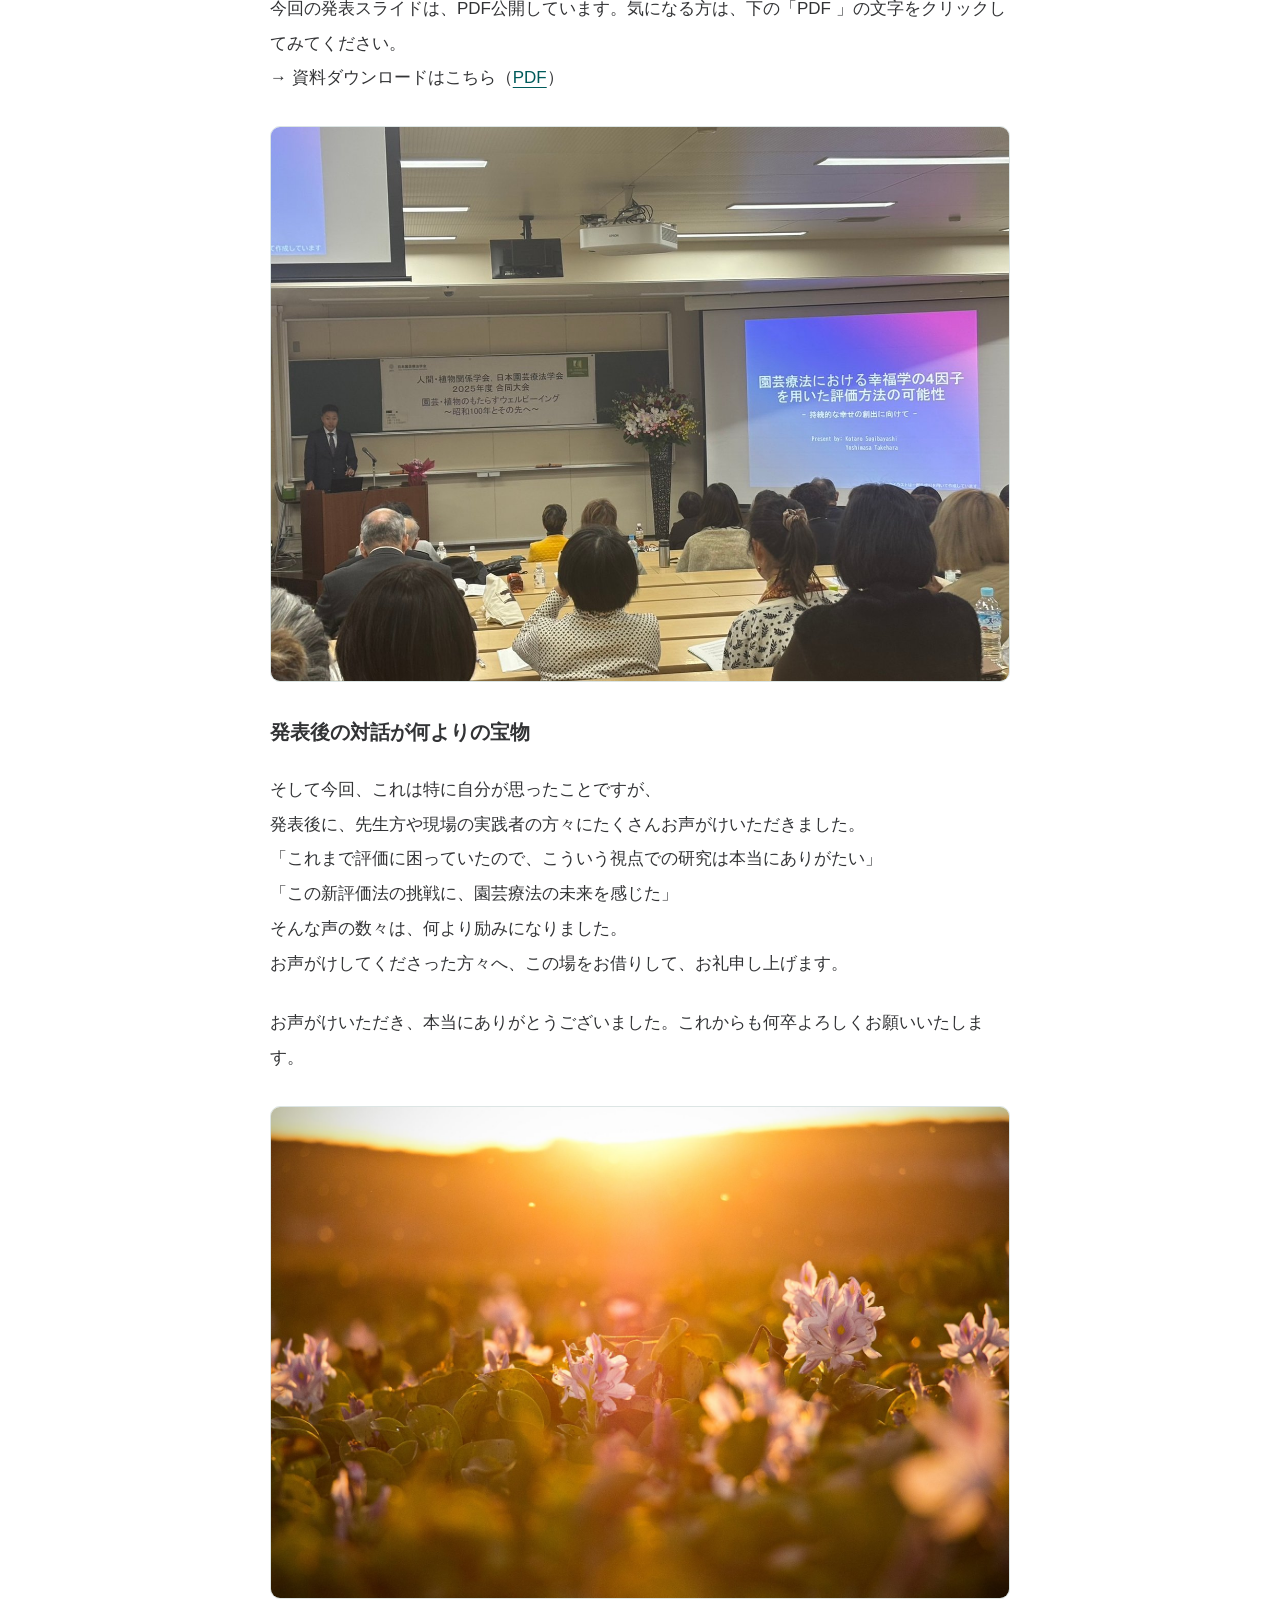
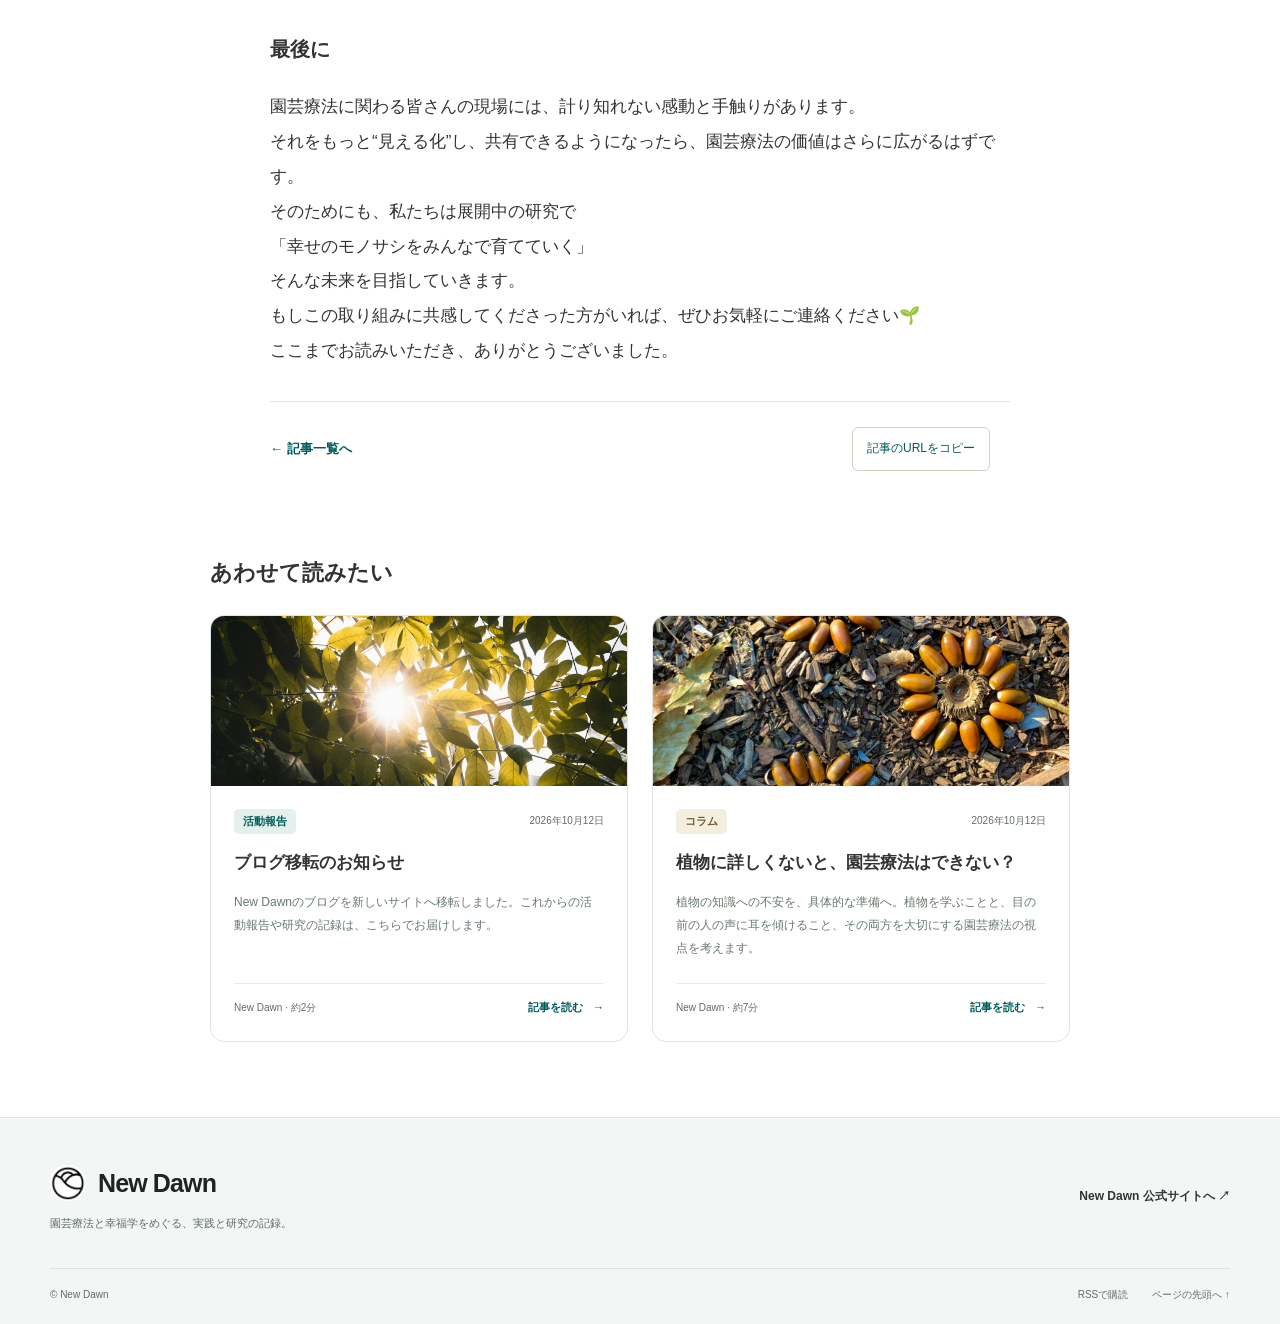
<file: docs/posts/academic-conference-2025/index.html>
<!doctype html>
<html lang="ja"><head><meta charset="utf-8"><meta name="viewport" content="width=device-width, initial-scale=1">
<title>日本園芸療法学会に参加しました！｜New Dawn</title><meta name="description" content="幸福学4因子を用いた評価方法の可能性について、合同大会で発表しました。">
<meta name="theme-color" content="#005b5b"><meta property="og:type" content="article"><meta property="og:title" content="日本園芸療法学会に参加しました！｜New Dawn"><meta property="og:description" content="幸福学4因子を用いた評価方法の可能性について、合同大会で発表しました。"><meta property="og:locale" content="ja_JP"><meta property="og:site_name" content="New Dawn ブログ">
<link rel="canonical" href="https://engeishokubutu365-crypto.github.io/new-dawn-blog/posts/academic-conference-2025/"><meta property="og:url" content="https://engeishokubutu365-crypto.github.io/new-dawn-blog/posts/academic-conference-2025/"><meta property="og:image" content="https://engeishokubutu365-crypto.github.io/new-dawn-blog/assets/images/academic-conference-2025-01.jpg"><link rel="icon" href="../../assets/brand/favicon.png" type="image/png"><link rel="apple-touch-icon" href="../../assets/brand/logo.png"><link rel="stylesheet" href="../../assets/style-433312f805fb.css"><script src="../../assets/app.js" defer></script><script type="application/ld+json">{"@context": "https://schema.org", "@type": "BlogPosting", "headline": "日本園芸療法学会に参加しました！", "description": "幸福学4因子を用いた評価方法の可能性について、合同大会で発表しました。", "datePublished": "2025-11-16", "mainEntityOfPage": "https://engeishokubutu365-crypto.github.io/new-dawn-blog/posts/academic-conference-2025/", "publisher": {"@type": "Organization", "name": "New Dawn", "url": "https://www.newdawn-horticultural.com/"}, "author": {"@type": "Person", "name": "竹原"}, "image": "https://engeishokubutu365-crypto.github.io/new-dawn-blog/assets/images/academic-conference-2025-01.jpg"}</script></head>
<body><a class="skip-link" href="#main">本文へ進む</a><header class="site-header"><div class="header-inner">
<a class="brand" href="../../" aria-label="New Dawn ブログのトップ"><img src="../../assets/brand/logo.png" alt="" width="42" height="42"><span>New Dawn<small>園芸療法 × 幸福学</small></span></a>
<nav class="main-nav" aria-label="メインナビゲーション"><a href="../../">すべての記事</a><a href="../../categories/activity/">活動報告</a><a href="../../categories/research/" aria-current="page">研究</a><a href="../../categories/column/">コラム</a><a class="official" href="https://www.newdawn-horticultural.com/">公式サイトへ <span aria-hidden="true">↗</span></a></nav>
</div></header>
<main id="main"><div class="article-shell wrap"><nav class="breadcrumbs" aria-label="パンくずリスト"><a href="../../">ブログ</a><span aria-hidden="true">/</span><a href="../../categories/research/">研究</a></nav><article class="article"><header class="article-header"><div class="article-category"><a class="pill research" href="../../categories/research/">研究</a></div><h1>日本園芸療法学会に参加しました！</h1><p class="article-description">幸福学4因子を用いた評価方法の可能性について、合同大会で発表しました。</p><div class="article-meta"><time datetime="2025-11-16">2025年11月16日</time><span>竹原 著</span><span>読了 約6分</span></div></header><details class="toc" open><summary>この記事の内容</summary><ol><li><a href="#section-1">新たな“幸福の指標”を探して</a></li><li><a href="#section-2">幸福学の4因子とは？</a></li><li><a href="#section-3">新たな評価法を現在開発中</a></li><li><a href="#section-4">発表資料も公開しています</a></li><li><a href="#section-5">発表後の対話が何よりの宝物</a></li><li><a href="#section-6">最後に</a></li></ol></details><div class="article-body"><p>2025年11月15・16日に開催された日本園芸療法学会にて、口述発表を行いました。その発表内容や感想をお伝えします。</p>
<figure class="article-photo"><img src="../../assets/images/academic-conference-2025-01.jpg" alt="オレンジ色の花を並べた記事の装飾写真" width="1600" height="340" loading="lazy" decoding="async"></figure>
<h2 id="section-1">新たな“幸福の指標”を探して</h2>
<p>こんにちは。New Dawnの竹原です。<br>2025年11月15日・16日の2日間、宇都宮大学で開催された「人間・植物関係学会 日本園芸療法学会2025年度合同大会」にて、我々New  Dawnも口述発表をおこなったので、本ブログではその内容をお伝えします。</p>
<p>今回、発表テーマには「園芸療法における幸福学4因子を用いた評価方法の可能性」というものを取り上げました。<br>というのも、園芸療法の現場で見られる「人の内面の変化」って、実際に起きていても、どうしても“主観”的なニュアンスになりがちです。そのせいで、園芸療法を初めて耳にした方に対し、園芸療法の良さだったりを伝えずらい状況となっています。<br>そこに、「幸福」という軸で評価可能な視点を取り入れたらどうなるだろう？――そんな問いを軸に活動を続けており、参考になった先行研究や自分らのビジョンを伝えるために今回口述発表をいたしました。</p>
<figure class="article-photo"><img src="../../assets/images/academic-conference-2025-02.jpg" alt="幸福学4因子を示す発表スライド" width="640" height="480" loading="lazy" decoding="async"></figure>
<h3 id="section-2">幸福学の4因子とは？</h3>
<p>今回紹介したのは、前野隆司教授が提唱する幸福学のフレームワークです。<br>幸せを「持続的に感じられる状態」として捉え、以下の4つの因子に類型化したものとされています</p>
<ol start="1">
<li>やってみよう</li>
</ol>
<p>→ 自分が成し遂げたいことへ近づいている実感</p>
<ol start="2">
<li>ありがとう</li>
</ol>
<p>→ 他者との良好な関係性</p>
<ol start="3">
<li>なんとかなる</li>
</ol>
<p>→ 物事を前向きに捉えられるかどうか</p>
<ol start="4">
<li>自分らしく</li>
</ol>
<p>→ 自分の意思で生きている感覚<br>園芸療法の中には、この全てが自然と取り込まれているように感じます。<br>たとえば「植物を育てる」という行為そのものが、達成感（自己実現）や、仲間との共有（つながり）を生み出しています。<br>そこで私たちは、この幸福学の指標を「園芸療法の評価法」へ応用できるのではないかと考えています。</p>
<figure class="article-photo"><img src="../../assets/images/academic-conference-2025-03.jpg" alt="評価方法の集計例を示す発表スライド" width="640" height="480" loading="lazy" decoding="async"></figure>
<h3 id="section-3">新たな評価法を現在開発中</h3>
<p>今回の発表では、この「幸福学の4因子を用いた新たな評価方法」の可能性と、試作段階にあるフレームワークについて紹介しました。<br>現在はまだ試行段階ながら、実践現場への導入に向けて以下の点を検討しています</p>
<ul>
<li>介入前後の変容を定量／定性化できる仕組みづくり</li>
<li>本人の自己評価×セラピストの観察評価を両軸で見られる形に</li>
<li>ITツール／ノーコードアプリなどを活用した、現場で運用しやすい評価設計を</li>
</ul>
<p>発表後は参加者の方々からたくさんの反響をいただきました。<br>中でも驚くほどリアクションが大きかったのが──<br><strong>「ITのバックグラウンドを持ちながら、園芸療法の評価法に取り組んでいる」</strong>という立ち位置。<br>「新しい視点に期待している」「手伝えることがあったらぜひ声をかけて」と、心強い言葉をたくさんいただきました。</p>
<figure class="article-photo"><img src="../../assets/images/academic-conference-2025-04.jpg" alt="園芸療法における幸福学4因子を用いた評価方法の可能性の発表タイトル" width="640" height="480" loading="lazy" decoding="async"></figure>
<h3 id="section-4">発表資料も公開しています</h3>
<p>今回の発表スライドは、PDF公開しています。気になる方は、下の「PDF 」の文字をクリックしてみてください。<br>→ 資料ダウンロードはこちら（<a href="https://drive.google.com/file/d/1mUs9WFd0I6k_C1Y5ULFZBZ0futXzikom/view?usp=drivesdk">PDF</a>）</p>
<figure class="article-photo"><img src="../../assets/images/academic-conference-2025-05.jpg" alt="合同大会での口述発表と会場の様子" width="1440" height="1080" loading="lazy" decoding="async"></figure>
<h3 id="section-5">発表後の対話が何よりの宝物</h3>
<p>そして今回、これは特に自分が思ったことですが、<br>発表後に、先生方や現場の実践者の方々にたくさんお声がけいただきました。<br>「これまで評価に困っていたので、こういう視点での研究は本当にありがたい」<br>「この新評価法の挑戦に、園芸療法の未来を感じた」<br>そんな声の数々は、何より励みになりました。<br>お声がけしてくださった方々へ、この場をお借りして、お礼申し上げます。</p>
<p>お声がけいただき、本当にありがとうございました。これからも何卒よろしくお願いいたします。</p>
<figure class="article-photo"><img src="../../assets/images/academic-conference-2025-06.jpg" alt="夕日を背景に咲く花の写真" width="1600" height="1066" loading="lazy" decoding="async"></figure>
<h3 id="section-6">最後に</h3>
<p>園芸療法に関わる皆さんの現場には、計り知れない感動と手触りがあります。<br>それをもっと“見える化”し、共有できるようになったら、園芸療法の価値はさらに広がるはずです。<br>そのためにも、私たちは展開中の研究で<br>「幸せのモノサシをみんなで育てていく」<br>そんな未来を目指していきます。<br>もしこの取り組みに共感してくださった方がいれば、ぜひお気軽にご連絡ください🌱<br>ここまでお読みいただき、ありがとうございました。</p></div><!-- Original article: https://www.newdawn-horticultural.com/%E6%B4%BB%E5%8B%95%E5%A0%B1%E5%91%8A/2025%E5%B9%B4%E5%BA%A6/11-16-%E6%97%A5%E6%9C%AC%E5%9C%92%E8%8A%B8%E7%99%82%E6%B3%95%E5%AD%A6%E4%BC%9A%E3%81%AB%E5%8F%82%E5%8A%A0/ --><div class="article-actions"><a class="back-link" href="../../#articles">← 記事一覧へ</a><button class="copy-url" type="button">記事のURLをコピー</button><span class="copy-status" role="status" aria-live="polite"></span></div></article></div><section class="related wrap"><h2>あわせて読みたい</h2><div class="card-grid"><article class="post-card " data-search="ブログ移転のお知らせ New Dawnのブログを新しいサイトへ移転しました。これからの活動報告や研究の記録は、こちらでお届けします。  活動報告"><a class="card-visual plant photo" href="../../posts/blog-moved/" tabindex="-1" aria-hidden="true"><img src="../../assets/images/blog-moved-2026.jpg" alt="" width="600" height="360" loading="lazy"></a><div class="card-body"><div class="card-meta"><a class="pill activity" href="../../categories/activity/">活動報告</a><time datetime="2026-10-12">2026年10月12日</time></div><h3><a href="../../posts/blog-moved/">ブログ移転のお知らせ</a></h3><p class="card-description">New Dawnのブログを新しいサイトへ移転しました。これからの活動報告や研究の記録は、こちらでお届けします。</p><div class="card-bottom"><span>New Dawn · 約2分</span><a class="read-link" href="../../posts/blog-moved/" aria-label="ブログ移転のお知らせを読む">記事を読む <span aria-hidden="true">→</span></a></div></div></article><article class="post-card " data-search="植物に詳しくないと、園芸療法はできない？ 植物の知識への不安を、具体的な準備へ。植物を学ぶことと、目の前の人の声に耳を傾けること、その両方を大切にする園芸療法の視点を考えます。  コラム"><a class="card-visual story photo" href="../../posts/plant-knowledge-and-horticultural-therapy/" tabindex="-1" aria-hidden="true"><img src="../../assets/images/plant-knowledge-acorns.jpg" alt="" width="600" height="360" loading="lazy"></a><div class="card-body"><div class="card-meta"><a class="pill column" href="../../categories/column/">コラム</a><time datetime="2026-10-12">2026年10月12日</time></div><h3><a href="../../posts/plant-knowledge-and-horticultural-therapy/">植物に詳しくないと、園芸療法はできない？</a></h3><p class="card-description">植物の知識への不安を、具体的な準備へ。植物を学ぶことと、目の前の人の声に耳を傾けること、その両方を大切にする園芸療法の視点を考えます。</p><div class="card-bottom"><span>New Dawn · 約7分</span><a class="read-link" href="../../posts/plant-knowledge-and-horticultural-therapy/" aria-label="植物に詳しくないと、園芸療法はできない？を読む">記事を読む <span aria-hidden="true">→</span></a></div></div></article></div></section></main>
<footer class="site-footer"><div class="footer-inner"><div><a class="footer-brand" href="../../"><img src="../../assets/brand/logo.png" alt="" width="36" height="36">New Dawn</a><p>園芸療法と幸福学をめぐる、実践と研究の記録。</p></div><a href="https://www.newdawn-horticultural.com/" class="footer-link">New Dawn 公式サイトへ <span aria-hidden="true">↗</span></a></div><div class="footer-bottom"><span>© New Dawn</span><a href="../../feed.xml">RSSで購読</a><a href="#">ページの先頭へ ↑</a></div></footer></body></html>
</file>
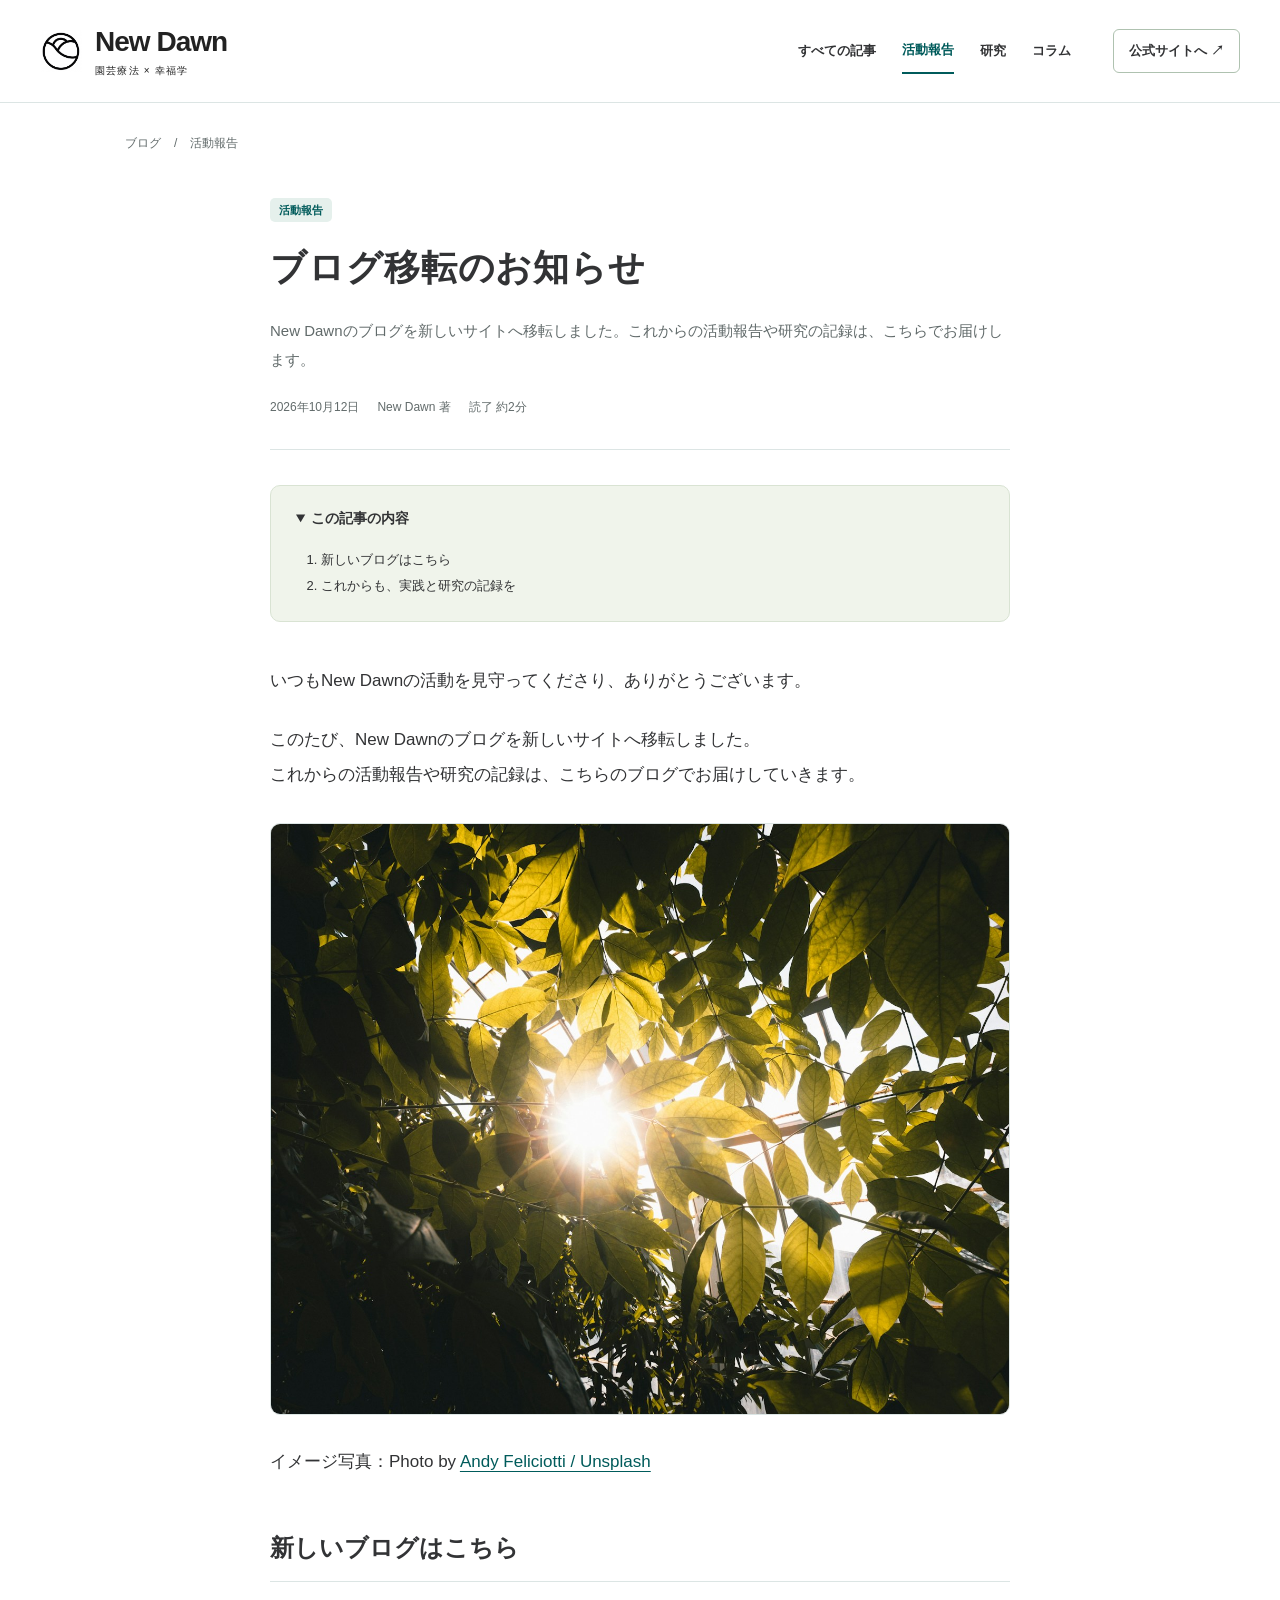
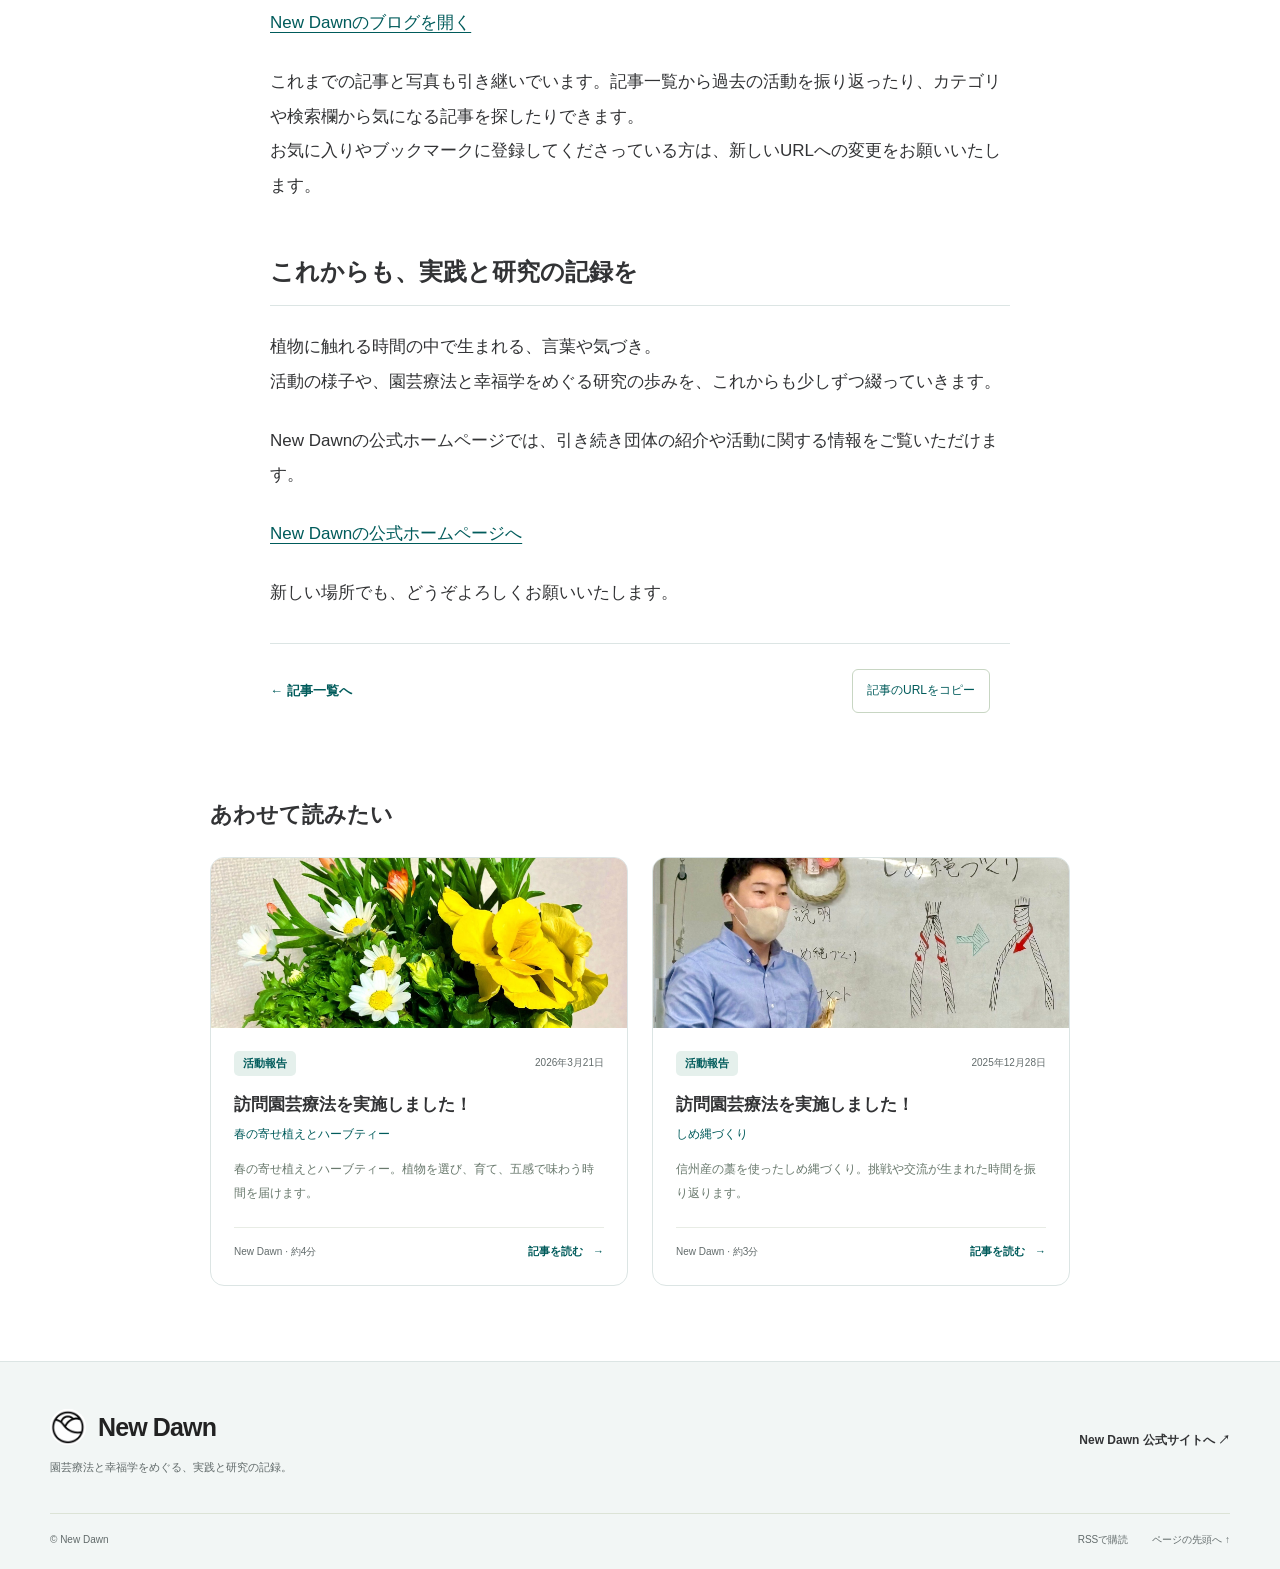
<file: docs/posts/blog-moved/index.html>
<!doctype html>
<html lang="ja"><head><meta charset="utf-8"><meta name="viewport" content="width=device-width, initial-scale=1">
<title>ブログ移転のお知らせ｜New Dawn</title><meta name="description" content="New Dawnのブログを新しいサイトへ移転しました。これからの活動報告や研究の記録は、こちらでお届けします。">
<meta name="theme-color" content="#005b5b"><meta property="og:type" content="article"><meta property="og:title" content="ブログ移転のお知らせ｜New Dawn"><meta property="og:description" content="New Dawnのブログを新しいサイトへ移転しました。これからの活動報告や研究の記録は、こちらでお届けします。"><meta property="og:locale" content="ja_JP"><meta property="og:site_name" content="New Dawn ブログ">
<link rel="canonical" href="https://engeishokubutu365-crypto.github.io/new-dawn-blog/posts/blog-moved/"><meta property="og:url" content="https://engeishokubutu365-crypto.github.io/new-dawn-blog/posts/blog-moved/"><meta property="og:image" content="https://engeishokubutu365-crypto.github.io/new-dawn-blog/assets/images/blog-moved-2026.jpg"><link rel="icon" href="../../assets/brand/favicon.png" type="image/png"><link rel="apple-touch-icon" href="../../assets/brand/logo.png"><link rel="stylesheet" href="../../assets/style-433312f805fb.css"><script src="../../assets/app.js" defer></script><script type="application/ld+json">{"@context": "https://schema.org", "@type": "BlogPosting", "headline": "ブログ移転のお知らせ", "description": "New Dawnのブログを新しいサイトへ移転しました。これからの活動報告や研究の記録は、こちらでお届けします。", "datePublished": "2026-10-12", "mainEntityOfPage": "https://engeishokubutu365-crypto.github.io/new-dawn-blog/posts/blog-moved/", "publisher": {"@type": "Organization", "name": "New Dawn", "url": "https://www.newdawn-horticultural.com/"}, "author": {"@type": "Person", "name": "New Dawn"}, "image": "https://engeishokubutu365-crypto.github.io/new-dawn-blog/assets/images/blog-moved-2026.jpg"}</script></head>
<body><a class="skip-link" href="#main">本文へ進む</a><header class="site-header"><div class="header-inner">
<a class="brand" href="../../" aria-label="New Dawn ブログのトップ"><img src="../../assets/brand/logo.png" alt="" width="42" height="42"><span>New Dawn<small>園芸療法 × 幸福学</small></span></a>
<nav class="main-nav" aria-label="メインナビゲーション"><a href="../../">すべての記事</a><a href="../../categories/activity/" aria-current="page">活動報告</a><a href="../../categories/research/">研究</a><a href="../../categories/column/">コラム</a><a class="official" href="https://www.newdawn-horticultural.com/">公式サイトへ <span aria-hidden="true">↗</span></a></nav>
</div></header>
<main id="main"><div class="article-shell wrap"><nav class="breadcrumbs" aria-label="パンくずリスト"><a href="../../">ブログ</a><span aria-hidden="true">/</span><a href="../../categories/activity/">活動報告</a></nav><article class="article"><header class="article-header"><div class="article-category"><a class="pill activity" href="../../categories/activity/">活動報告</a></div><h1>ブログ移転のお知らせ</h1><p class="article-description">New Dawnのブログを新しいサイトへ移転しました。これからの活動報告や研究の記録は、こちらでお届けします。</p><div class="article-meta"><time datetime="2026-10-12">2026年10月12日</time><span>New Dawn 著</span><span>読了 約2分</span></div></header><details class="toc" open><summary>この記事の内容</summary><ol><li><a href="#section-1">新しいブログはこちら</a></li><li><a href="#section-2">これからも、実践と研究の記録を</a></li></ol></details><div class="article-body"><p>いつもNew Dawnの活動を見守ってくださり、ありがとうございます。</p>
<p>このたび、New Dawnのブログを新しいサイトへ移転しました。<br>これからの活動報告や研究の記録は、こちらのブログでお届けしていきます。</p>
<figure class="article-photo"><img src="../../assets/images/blog-moved-2026.jpg" alt="緑の葉のあいだから差し込む日の光" loading="lazy" decoding="async"></figure>
<p>イメージ写真：Photo by <a href="https://unsplash.com/photos/sun-rays-coming-through-green-leaves-B4aWPSPXcoY">Andy Feliciotti / Unsplash</a></p>
<h2 id="section-1">新しいブログはこちら</h2>
<p><a href="https://engeishokubutu365-crypto.github.io/new-dawn-blog/">New Dawnのブログを開く</a></p>
<p>これまでの記事と写真も引き継いでいます。記事一覧から過去の活動を振り返ったり、カテゴリや検索欄から気になる記事を探したりできます。<br>お気に入りやブックマークに登録してくださっている方は、新しいURLへの変更をお願いいたします。</p>
<h2 id="section-2">これからも、実践と研究の記録を</h2>
<p>植物に触れる時間の中で生まれる、言葉や気づき。<br>活動の様子や、園芸療法と幸福学をめぐる研究の歩みを、これからも少しずつ綴っていきます。</p>
<p>New Dawnの公式ホームページでは、引き続き団体の紹介や活動に関する情報をご覧いただけます。</p>
<p><a href="https://www.newdawn-horticultural.com/">New Dawnの公式ホームページへ</a></p>
<p>新しい場所でも、どうぞよろしくお願いいたします。</p></div><div class="article-actions"><a class="back-link" href="../../#articles">← 記事一覧へ</a><button class="copy-url" type="button">記事のURLをコピー</button><span class="copy-status" role="status" aria-live="polite"></span></div></article></div><section class="related wrap"><h2>あわせて読みたい</h2><div class="card-grid"><article class="post-card " data-search="訪問園芸療法を実施しました！ 春の寄せ植えとハーブティー。植物を選び、育て、五感で味わう時間を届けます。 春の寄せ植えとハーブティー 活動報告"><a class="card-visual plant photo" href="../../posts/spring-planting-and-herbal-tea/" tabindex="-1" aria-hidden="true"><img src="../../assets/images/spring-planting-and-herbal-tea-01.jpg" alt="" width="600" height="360" loading="lazy"></a><div class="card-body"><div class="card-meta"><a class="pill activity" href="../../categories/activity/">活動報告</a><time datetime="2026-03-21">2026年3月21日</time></div><h3><a href="../../posts/spring-planting-and-herbal-tea/">訪問園芸療法を実施しました！</a></h3><p class="card-subtitle">春の寄せ植えとハーブティー</p><p class="card-description">春の寄せ植えとハーブティー。植物を選び、育て、五感で味わう時間を届けます。</p><div class="card-bottom"><span>New Dawn · 約4分</span><a class="read-link" href="../../posts/spring-planting-and-herbal-tea/" aria-label="訪問園芸療法を実施しました！を読む">記事を読む <span aria-hidden="true">→</span></a></div></div></article><article class="post-card " data-search="訪問園芸療法を実施しました！ 信州産の藁を使ったしめ縄づくり。挑戦や交流が生まれた時間を振り返ります。 しめ縄づくり 活動報告"><a class="card-visual plant photo" href="../../posts/shimenawa-workshop/" tabindex="-1" aria-hidden="true"><img src="../../assets/images/shimenawa-workshop-01.jpg" alt="" width="600" height="360" loading="lazy"></a><div class="card-body"><div class="card-meta"><a class="pill activity" href="../../categories/activity/">活動報告</a><time datetime="2025-12-28">2025年12月28日</time></div><h3><a href="../../posts/shimenawa-workshop/">訪問園芸療法を実施しました！</a></h3><p class="card-subtitle">しめ縄づくり</p><p class="card-description">信州産の藁を使ったしめ縄づくり。挑戦や交流が生まれた時間を振り返ります。</p><div class="card-bottom"><span>New Dawn · 約3分</span><a class="read-link" href="../../posts/shimenawa-workshop/" aria-label="訪問園芸療法を実施しました！を読む">記事を読む <span aria-hidden="true">→</span></a></div></div></article></div></section></main>
<footer class="site-footer"><div class="footer-inner"><div><a class="footer-brand" href="../../"><img src="../../assets/brand/logo.png" alt="" width="36" height="36">New Dawn</a><p>園芸療法と幸福学をめぐる、実践と研究の記録。</p></div><a href="https://www.newdawn-horticultural.com/" class="footer-link">New Dawn 公式サイトへ <span aria-hidden="true">↗</span></a></div><div class="footer-bottom"><span>© New Dawn</span><a href="../../feed.xml">RSSで購読</a><a href="#">ページの先頭へ ↑</a></div></footer></body></html>
</file>
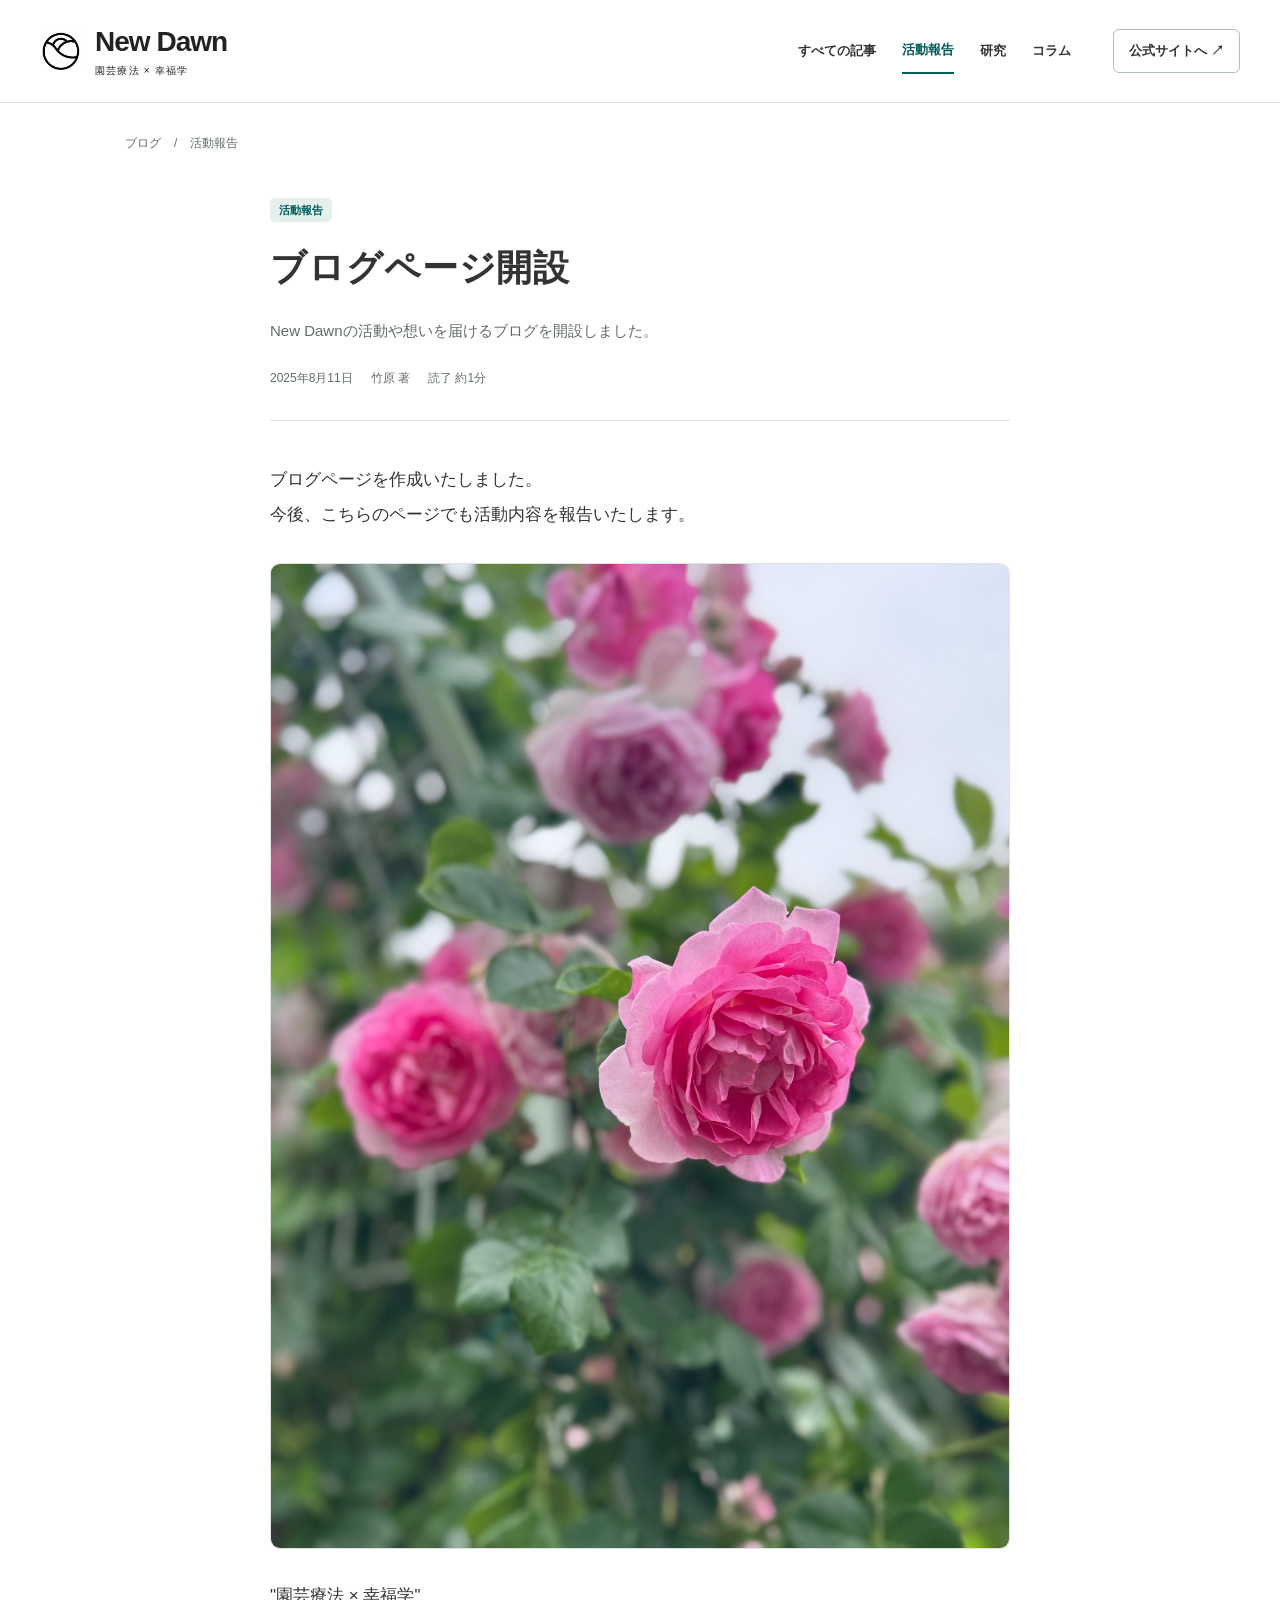
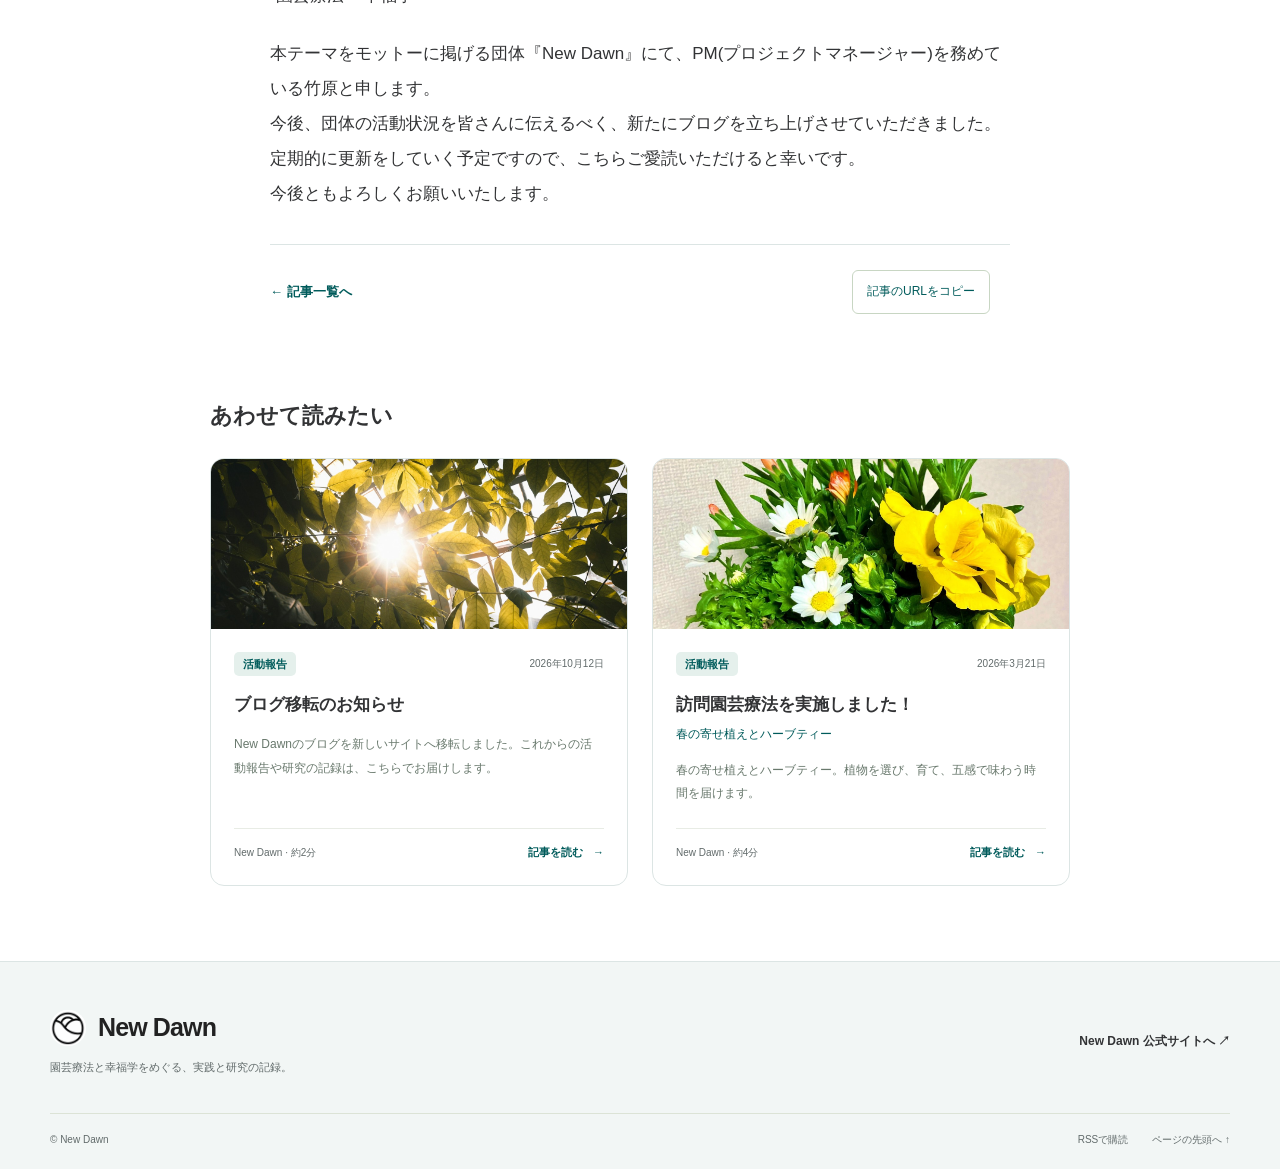
<file: docs/posts/blog-opening/index.html>
<!doctype html>
<html lang="ja"><head><meta charset="utf-8"><meta name="viewport" content="width=device-width, initial-scale=1">
<title>ブログページ開設｜New Dawn</title><meta name="description" content="New Dawnの活動や想いを届けるブログを開設しました。">
<meta name="theme-color" content="#005b5b"><meta property="og:type" content="article"><meta property="og:title" content="ブログページ開設｜New Dawn"><meta property="og:description" content="New Dawnの活動や想いを届けるブログを開設しました。"><meta property="og:locale" content="ja_JP"><meta property="og:site_name" content="New Dawn ブログ">
<link rel="canonical" href="https://engeishokubutu365-crypto.github.io/new-dawn-blog/posts/blog-opening/"><meta property="og:url" content="https://engeishokubutu365-crypto.github.io/new-dawn-blog/posts/blog-opening/"><meta property="og:image" content="https://engeishokubutu365-crypto.github.io/new-dawn-blog/assets/images/blog-opening-01.jpg"><link rel="icon" href="../../assets/brand/favicon.png" type="image/png"><link rel="apple-touch-icon" href="../../assets/brand/logo.png"><link rel="stylesheet" href="../../assets/style-433312f805fb.css"><script src="../../assets/app.js" defer></script><script type="application/ld+json">{"@context": "https://schema.org", "@type": "BlogPosting", "headline": "ブログページ開設", "description": "New Dawnの活動や想いを届けるブログを開設しました。", "datePublished": "2025-08-11", "mainEntityOfPage": "https://engeishokubutu365-crypto.github.io/new-dawn-blog/posts/blog-opening/", "publisher": {"@type": "Organization", "name": "New Dawn", "url": "https://www.newdawn-horticultural.com/"}, "author": {"@type": "Person", "name": "竹原"}, "image": "https://engeishokubutu365-crypto.github.io/new-dawn-blog/assets/images/blog-opening-01.jpg"}</script></head>
<body><a class="skip-link" href="#main">本文へ進む</a><header class="site-header"><div class="header-inner">
<a class="brand" href="../../" aria-label="New Dawn ブログのトップ"><img src="../../assets/brand/logo.png" alt="" width="42" height="42"><span>New Dawn<small>園芸療法 × 幸福学</small></span></a>
<nav class="main-nav" aria-label="メインナビゲーション"><a href="../../">すべての記事</a><a href="../../categories/activity/" aria-current="page">活動報告</a><a href="../../categories/research/">研究</a><a href="../../categories/column/">コラム</a><a class="official" href="https://www.newdawn-horticultural.com/">公式サイトへ <span aria-hidden="true">↗</span></a></nav>
</div></header>
<main id="main"><div class="article-shell wrap"><nav class="breadcrumbs" aria-label="パンくずリスト"><a href="../../">ブログ</a><span aria-hidden="true">/</span><a href="../../categories/activity/">活動報告</a></nav><article class="article"><header class="article-header"><div class="article-category"><a class="pill activity" href="../../categories/activity/">活動報告</a></div><h1>ブログページ開設</h1><p class="article-description">New Dawnの活動や想いを届けるブログを開設しました。</p><div class="article-meta"><time datetime="2025-08-11">2025年8月11日</time><span>竹原 著</span><span>読了 約1分</span></div></header><div class="article-body"><p>ブログページを作成いたしました。<br>今後、こちらのページでも活動内容を報告いたします。</p>
<figure class="article-photo"><img src="../../assets/images/blog-opening-01.jpg" alt="ピンク色のバラが咲く庭の写真" width="1440" height="1920" loading="lazy" decoding="async"></figure>
<p>&quot;園芸療法 × 幸福学&quot;</p>
<p>本テーマをモットーに掲げる団体『New Dawn』にて、PM(プロジェクトマネージャー)を務めている竹原と申します。<br>今後、団体の活動状況を皆さんに伝えるべく、新たにブログを立ち上げさせていただきました。<br>定期的に更新をしていく予定ですので、こちらご愛読いただけると幸いです。<br>今後ともよろしくお願いいたします。</p></div><!-- Original article: https://www.newdawn-horticultural.com/%E6%B4%BB%E5%8B%95%E5%A0%B1%E5%91%8A/2025%E5%B9%B4%E5%BA%A6/08-11-%E3%83%96%E3%83%AD%E3%82%B0%E3%83%9A%E3%83%BC%E3%82%B8%E9%96%8B%E8%A8%AD/ --><div class="article-actions"><a class="back-link" href="../../#articles">← 記事一覧へ</a><button class="copy-url" type="button">記事のURLをコピー</button><span class="copy-status" role="status" aria-live="polite"></span></div></article></div><section class="related wrap"><h2>あわせて読みたい</h2><div class="card-grid"><article class="post-card " data-search="ブログ移転のお知らせ New Dawnのブログを新しいサイトへ移転しました。これからの活動報告や研究の記録は、こちらでお届けします。  活動報告"><a class="card-visual plant photo" href="../../posts/blog-moved/" tabindex="-1" aria-hidden="true"><img src="../../assets/images/blog-moved-2026.jpg" alt="" width="600" height="360" loading="lazy"></a><div class="card-body"><div class="card-meta"><a class="pill activity" href="../../categories/activity/">活動報告</a><time datetime="2026-10-12">2026年10月12日</time></div><h3><a href="../../posts/blog-moved/">ブログ移転のお知らせ</a></h3><p class="card-description">New Dawnのブログを新しいサイトへ移転しました。これからの活動報告や研究の記録は、こちらでお届けします。</p><div class="card-bottom"><span>New Dawn · 約2分</span><a class="read-link" href="../../posts/blog-moved/" aria-label="ブログ移転のお知らせを読む">記事を読む <span aria-hidden="true">→</span></a></div></div></article><article class="post-card " data-search="訪問園芸療法を実施しました！ 春の寄せ植えとハーブティー。植物を選び、育て、五感で味わう時間を届けます。 春の寄せ植えとハーブティー 活動報告"><a class="card-visual plant photo" href="../../posts/spring-planting-and-herbal-tea/" tabindex="-1" aria-hidden="true"><img src="../../assets/images/spring-planting-and-herbal-tea-01.jpg" alt="" width="600" height="360" loading="lazy"></a><div class="card-body"><div class="card-meta"><a class="pill activity" href="../../categories/activity/">活動報告</a><time datetime="2026-03-21">2026年3月21日</time></div><h3><a href="../../posts/spring-planting-and-herbal-tea/">訪問園芸療法を実施しました！</a></h3><p class="card-subtitle">春の寄せ植えとハーブティー</p><p class="card-description">春の寄せ植えとハーブティー。植物を選び、育て、五感で味わう時間を届けます。</p><div class="card-bottom"><span>New Dawn · 約4分</span><a class="read-link" href="../../posts/spring-planting-and-herbal-tea/" aria-label="訪問園芸療法を実施しました！を読む">記事を読む <span aria-hidden="true">→</span></a></div></div></article></div></section></main>
<footer class="site-footer"><div class="footer-inner"><div><a class="footer-brand" href="../../"><img src="../../assets/brand/logo.png" alt="" width="36" height="36">New Dawn</a><p>園芸療法と幸福学をめぐる、実践と研究の記録。</p></div><a href="https://www.newdawn-horticultural.com/" class="footer-link">New Dawn 公式サイトへ <span aria-hidden="true">↗</span></a></div><div class="footer-bottom"><span>© New Dawn</span><a href="../../feed.xml">RSSで購読</a><a href="#">ページの先頭へ ↑</a></div></footer></body></html>
</file>
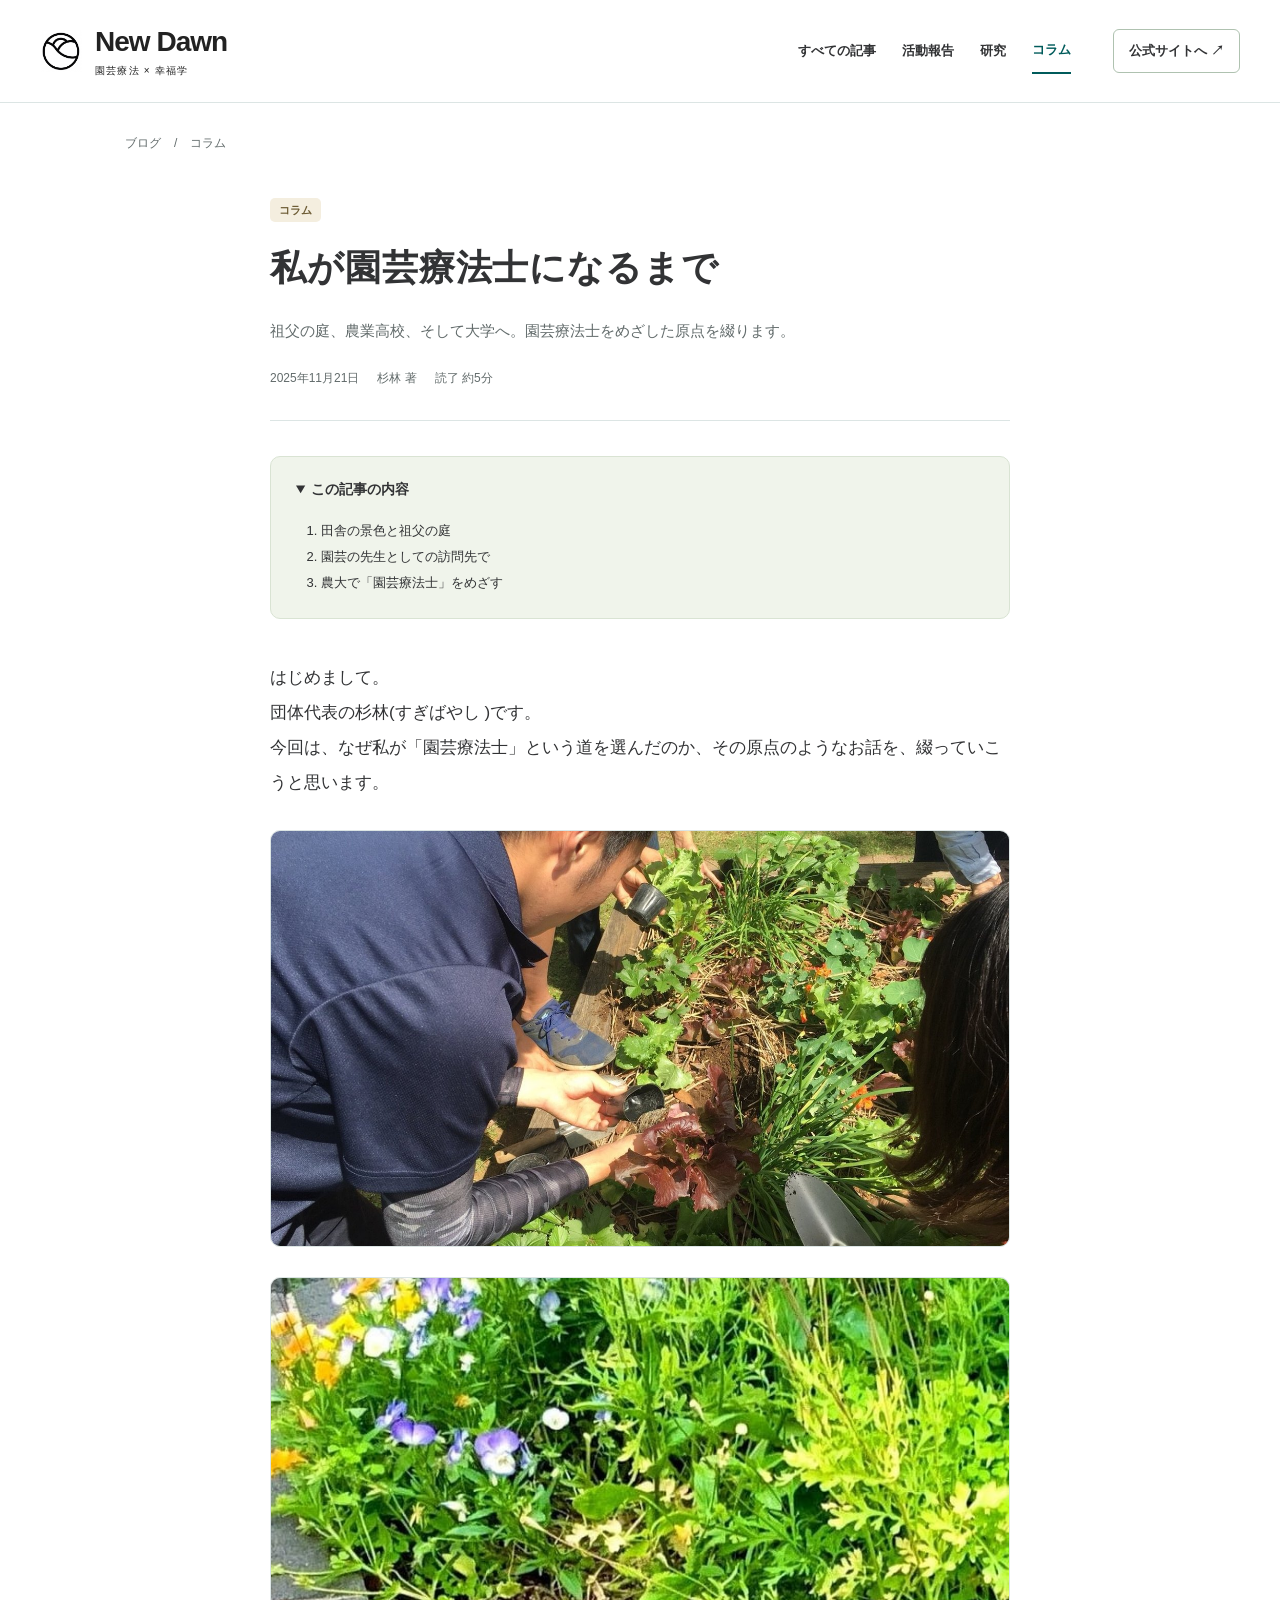
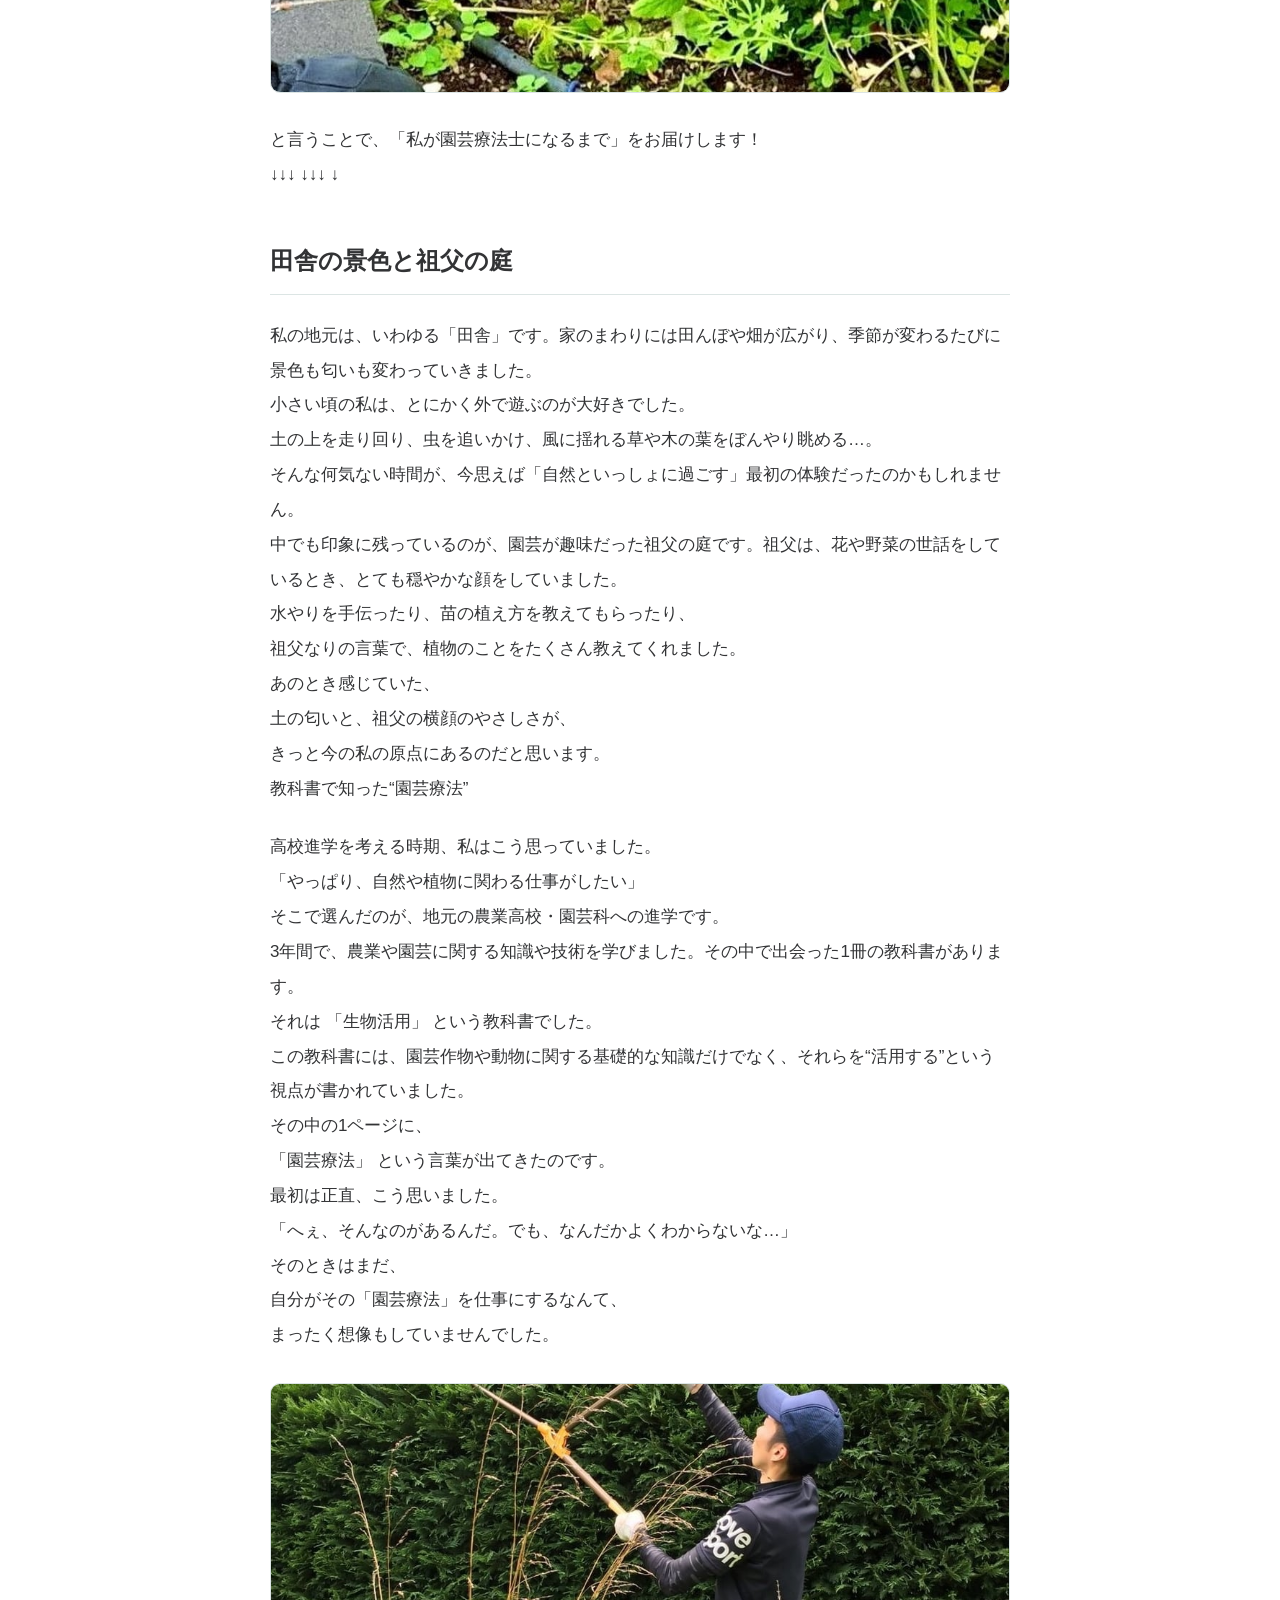
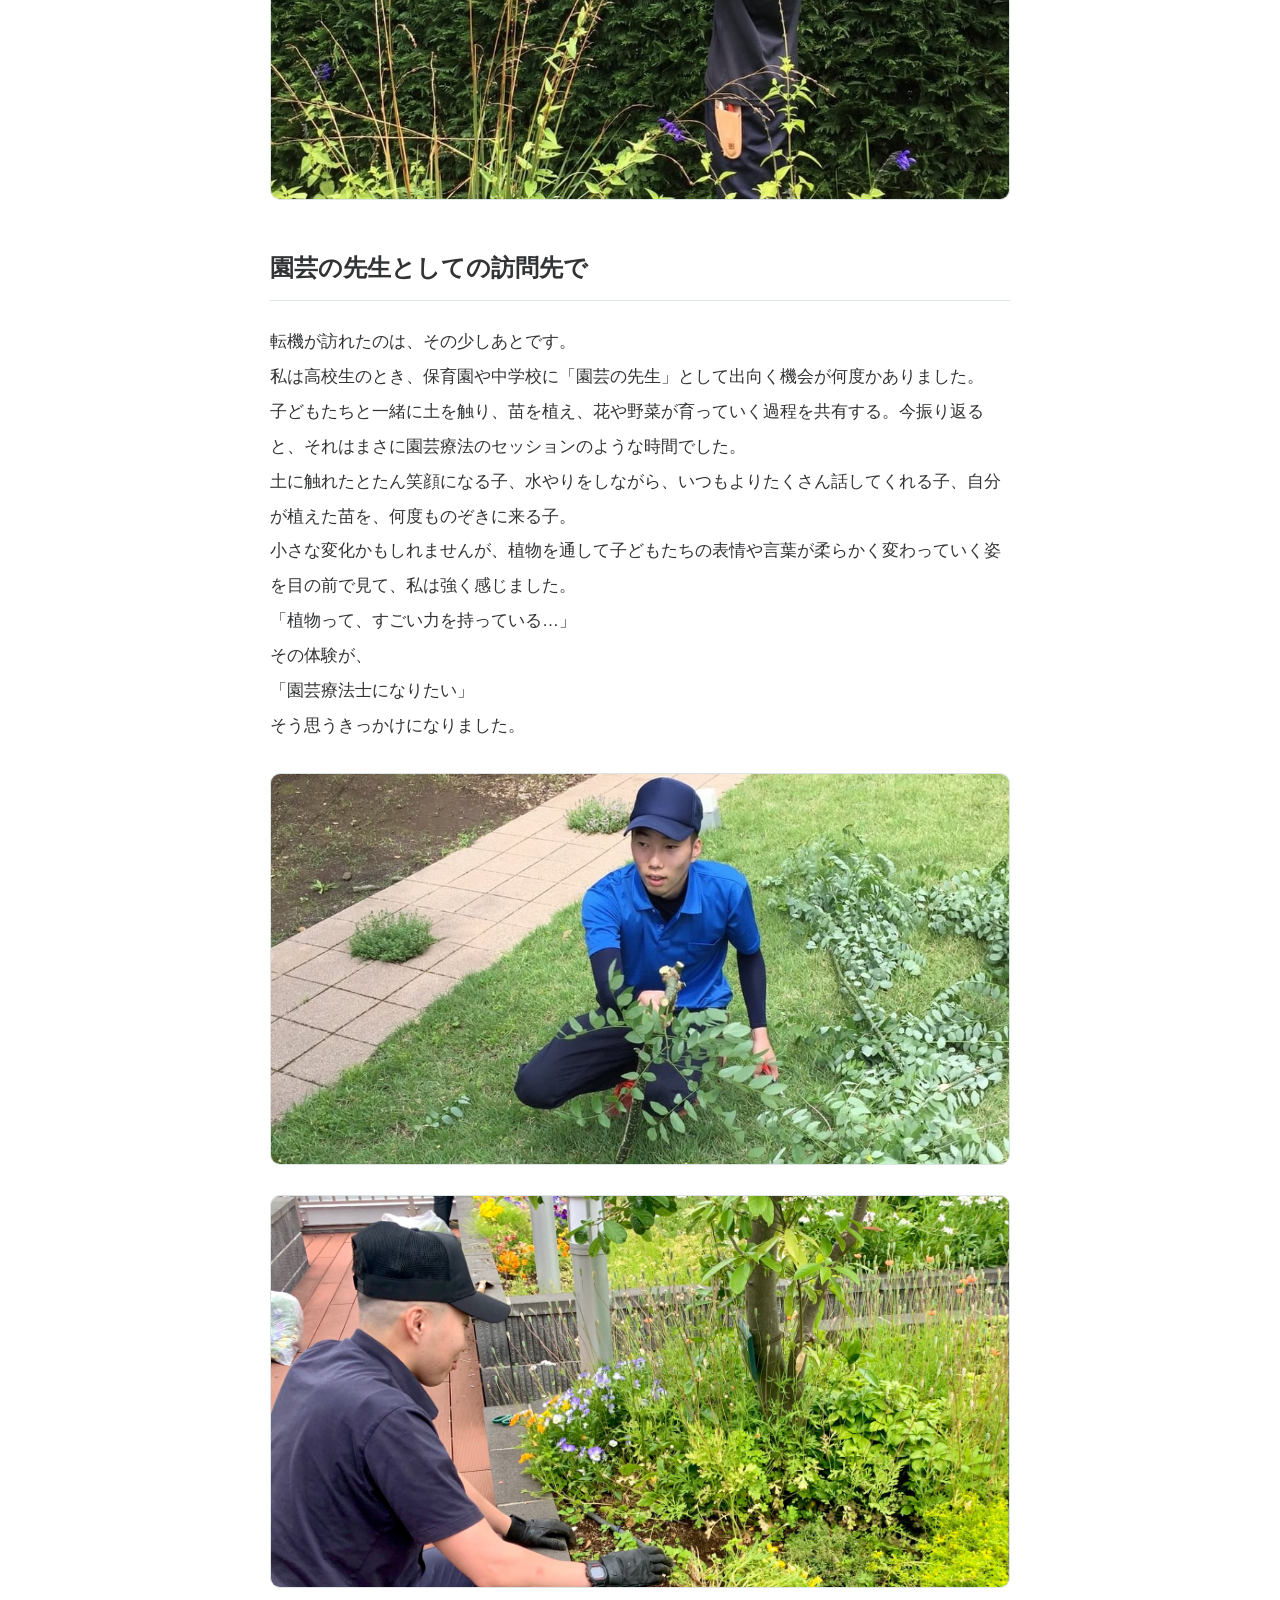
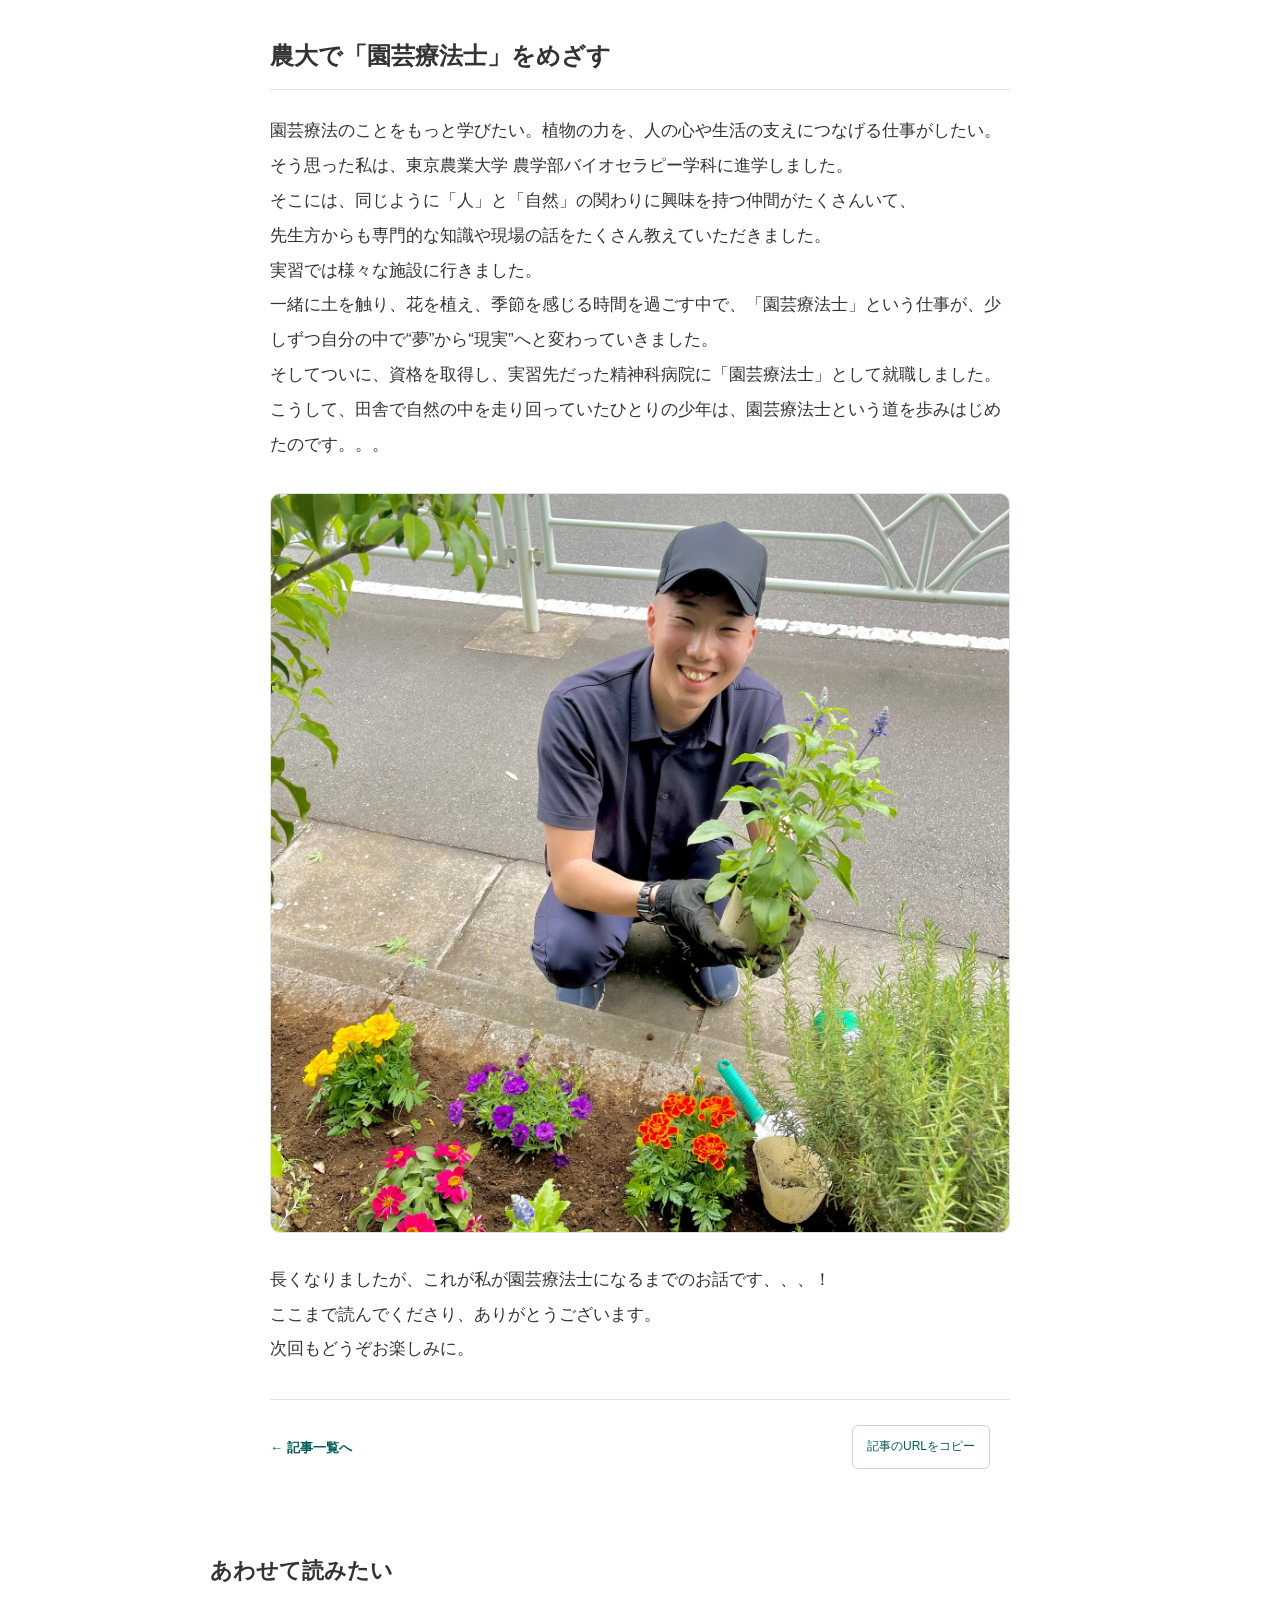
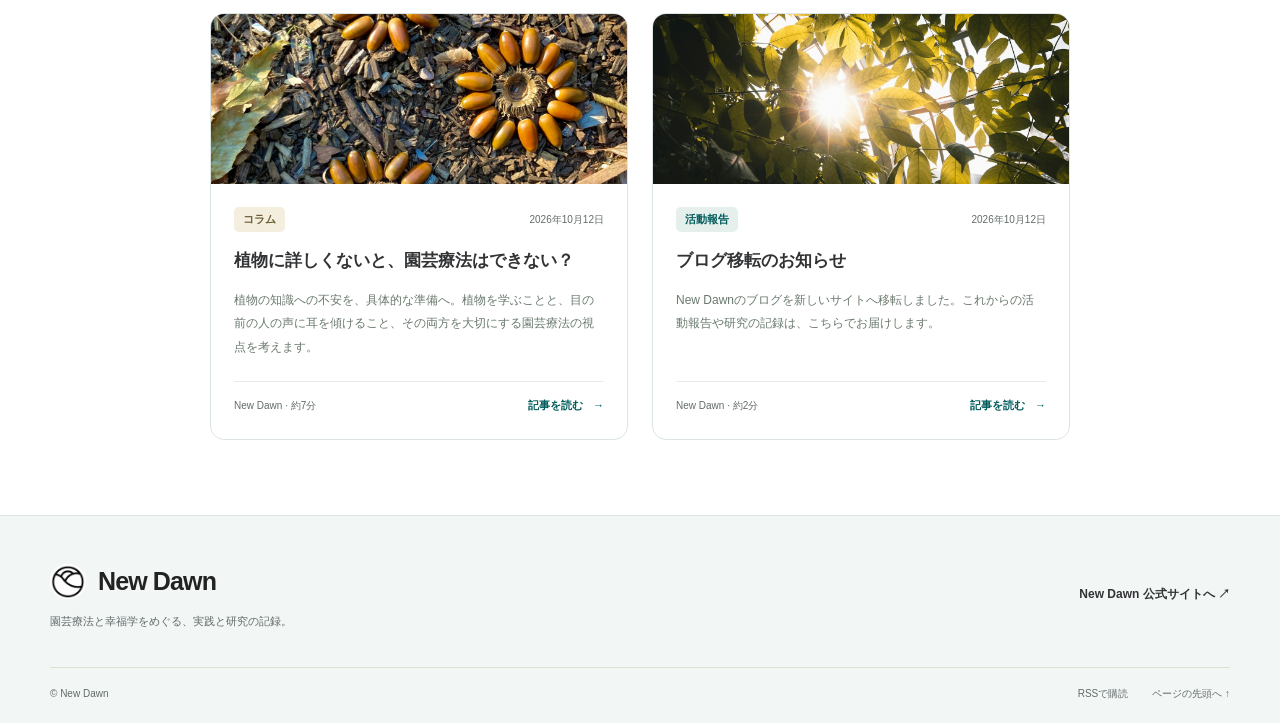
<file: docs/posts/my-path-to-horticultural-therapy/index.html>
<!doctype html>
<html lang="ja"><head><meta charset="utf-8"><meta name="viewport" content="width=device-width, initial-scale=1">
<title>私が園芸療法士になるまで｜New Dawn</title><meta name="description" content="祖父の庭、農業高校、そして大学へ。園芸療法士をめざした原点を綴ります。">
<meta name="theme-color" content="#005b5b"><meta property="og:type" content="article"><meta property="og:title" content="私が園芸療法士になるまで｜New Dawn"><meta property="og:description" content="祖父の庭、農業高校、そして大学へ。園芸療法士をめざした原点を綴ります。"><meta property="og:locale" content="ja_JP"><meta property="og:site_name" content="New Dawn ブログ">
<link rel="canonical" href="https://engeishokubutu365-crypto.github.io/new-dawn-blog/posts/my-path-to-horticultural-therapy/"><meta property="og:url" content="https://engeishokubutu365-crypto.github.io/new-dawn-blog/posts/my-path-to-horticultural-therapy/"><meta property="og:image" content="https://engeishokubutu365-crypto.github.io/new-dawn-blog/assets/images/my-path-to-horticultural-therapy-01.jpg"><link rel="icon" href="../../assets/brand/favicon.png" type="image/png"><link rel="apple-touch-icon" href="../../assets/brand/logo.png"><link rel="stylesheet" href="../../assets/style-433312f805fb.css"><script src="../../assets/app.js" defer></script><script type="application/ld+json">{"@context": "https://schema.org", "@type": "BlogPosting", "headline": "私が園芸療法士になるまで", "description": "祖父の庭、農業高校、そして大学へ。園芸療法士をめざした原点を綴ります。", "datePublished": "2025-11-21", "mainEntityOfPage": "https://engeishokubutu365-crypto.github.io/new-dawn-blog/posts/my-path-to-horticultural-therapy/", "publisher": {"@type": "Organization", "name": "New Dawn", "url": "https://www.newdawn-horticultural.com/"}, "author": {"@type": "Person", "name": "杉林"}, "image": "https://engeishokubutu365-crypto.github.io/new-dawn-blog/assets/images/my-path-to-horticultural-therapy-01.jpg"}</script></head>
<body><a class="skip-link" href="#main">本文へ進む</a><header class="site-header"><div class="header-inner">
<a class="brand" href="../../" aria-label="New Dawn ブログのトップ"><img src="../../assets/brand/logo.png" alt="" width="42" height="42"><span>New Dawn<small>園芸療法 × 幸福学</small></span></a>
<nav class="main-nav" aria-label="メインナビゲーション"><a href="../../">すべての記事</a><a href="../../categories/activity/">活動報告</a><a href="../../categories/research/">研究</a><a href="../../categories/column/" aria-current="page">コラム</a><a class="official" href="https://www.newdawn-horticultural.com/">公式サイトへ <span aria-hidden="true">↗</span></a></nav>
</div></header>
<main id="main"><div class="article-shell wrap"><nav class="breadcrumbs" aria-label="パンくずリスト"><a href="../../">ブログ</a><span aria-hidden="true">/</span><a href="../../categories/column/">コラム</a></nav><article class="article"><header class="article-header"><div class="article-category"><a class="pill column" href="../../categories/column/">コラム</a></div><h1>私が園芸療法士になるまで</h1><p class="article-description">祖父の庭、農業高校、そして大学へ。園芸療法士をめざした原点を綴ります。</p><div class="article-meta"><time datetime="2025-11-21">2025年11月21日</time><span>杉林 著</span><span>読了 約5分</span></div></header><details class="toc" open><summary>この記事の内容</summary><ol><li><a href="#section-1">田舎の景色と祖父の庭</a></li><li><a href="#section-2">園芸の先生としての訪問先で</a></li><li><a href="#section-3">農大で「園芸療法士」をめざす</a></li></ol></details><div class="article-body"><p>はじめまして。<br>団体代表の杉林(すぎばやし )です。<br>今回は、なぜ私が「園芸療法士」という道を選んだのか、その原点のようなお話を、綴っていこうと思います。</p>
<figure class="article-photo"><img src="../../assets/images/my-path-to-horticultural-therapy-01.jpg" alt="花壇で土と植物に触れて作業する様子" width="1440" height="809" loading="lazy" decoding="async"></figure>
<figure class="article-photo"><img src="../../assets/images/my-path-to-horticultural-therapy-02.jpg" alt="草花が咲く花壇の写真" width="800" height="449" loading="lazy" decoding="async"></figure>
<p>と言うことで、「私が園芸療法士になるまで」をお届けします！<br>↓↓↓ ↓↓↓ ↓</p>
<h2 id="section-1">田舎の景色と祖父の庭</h2>
<p>私の地元は、いわゆる「田舎」です。家のまわりには田んぼや畑が広がり、季節が変わるたびに景色も匂いも変わっていきました。<br>小さい頃の私は、とにかく外で遊ぶのが大好きでした。<br>土の上を走り回り、虫を追いかけ、風に揺れる草や木の葉をぼんやり眺める…。<br>そんな何気ない時間が、今思えば「自然といっしょに過ごす」最初の体験だったのかもしれません。<br>中でも印象に残っているのが、園芸が趣味だった祖父の庭です。祖父は、花や野菜の世話をしているとき、とても穏やかな顔をしていました。<br>水やりを手伝ったり、苗の植え方を教えてもらったり、<br>祖父なりの言葉で、植物のことをたくさん教えてくれました。<br>あのとき感じていた、<br>土の匂いと、祖父の横顔のやさしさが、<br>きっと今の私の原点にあるのだと思います。<br>教科書で知った“園芸療法”</p>
<p>高校進学を考える時期、私はこう思っていました。<br>「やっぱり、自然や植物に関わる仕事がしたい」<br>そこで選んだのが、地元の農業高校・園芸科への進学です。<br>3年間で、農業や園芸に関する知識や技術を学びました。その中で出会った1冊の教科書があります。<br>それは 「生物活用」 という教科書でした。<br>この教科書には、園芸作物や動物に関する基礎的な知識だけでなく、それらを“活用する”という視点が書かれていました。<br>その中の1ページに、<br>「園芸療法」 という言葉が出てきたのです。<br>最初は正直、こう思いました。<br>「へぇ、そんなのがあるんだ。でも、なんだかよくわからないな…」<br>そのときはまだ、<br>自分がその「園芸療法」を仕事にするなんて、<br>まったく想像もしていませんでした。</p>
<figure class="article-photo"><img src="../../assets/images/my-path-to-horticultural-therapy-03.jpg" alt="枝を切る作業の様子" width="1024" height="575" loading="lazy" decoding="async"></figure>
<h2 id="section-2">園芸の先生としての訪問先で</h2>
<p>転機が訪れたのは、その少しあとです。<br>私は高校生のとき、保育園や中学校に「園芸の先生」として出向く機会が何度かありました。<br>子どもたちと一緒に土を触り、苗を植え、花や野菜が育っていく過程を共有する。今振り返ると、それはまさに園芸療法のセッションのような時間でした。<br>土に触れたとたん笑顔になる子、水やりをしながら、いつもよりたくさん話してくれる子、自分が植えた苗を、何度ものぞきに来る子。<br>小さな変化かもしれませんが、植物を通して子どもたちの表情や言葉が柔らかく変わっていく姿を目の前で見て、私は強く感じました。<br>「植物って、すごい力を持っている…」<br>その体験が、<br>「園芸療法士になりたい」<br>そう思うきっかけになりました。</p>
<figure class="article-photo"><img src="../../assets/images/my-path-to-horticultural-therapy-04.jpg" alt="植物のそばでの園芸作業の様子" width="1024" height="541" loading="lazy" decoding="async"></figure>
<figure class="article-photo"><img src="../../assets/images/my-path-to-horticultural-therapy-05.jpg" alt="花壇で植物を手入れする様子" width="1600" height="848" loading="lazy" decoding="async"></figure>
<h2 id="section-3">農大で「園芸療法士」をめざす</h2>
<p>園芸療法のことをもっと学びたい。植物の力を、人の心や生活の支えにつなげる仕事がしたい。<br>そう思った私は、東京農業大学 農学部バイオセラピー学科に進学しました。<br>そこには、同じように「人」と「自然」の関わりに興味を持つ仲間がたくさんいて、<br>先生方からも専門的な知識や現場の話をたくさん教えていただきました。<br>実習では様々な施設に行きました。<br>一緒に土を触り、花を植え、季節を感じる時間を過ごす中で、「園芸療法士」という仕事が、少しずつ自分の中で“夢”から“現実”へと変わっていきました。<br>そしてついに、資格を取得し、実習先だった精神科病院に「園芸療法士」として就職しました。<br>こうして、田舎で自然の中を走り回っていたひとりの少年は、園芸療法士という道を歩みはじめたのです。。。</p>
<figure class="article-photo"><img src="../../assets/images/my-path-to-horticultural-therapy-06.jpg" alt="草花のそばで苗を手に持つ様子" width="1600" height="1600" loading="lazy" decoding="async"></figure>
<p>長くなりましたが、これが私が園芸療法士になるまでのお話です、、、！<br>ここまで読んでくださり、ありがとうございます。<br>次回もどうぞお楽しみに。</p></div><!-- Original article: https://www.newdawn-horticultural.com/%E6%B4%BB%E5%8B%95%E5%A0%B1%E5%91%8A/2025%E5%B9%B4%E5%BA%A6/11-21-%E7%A7%81%E3%81%8C%E5%9C%92%E8%8A%B8%E7%99%82%E6%B3%95%E5%A3%AB%E3%81%AB%E3%81%AA%E3%82%8B%E3%81%BE%E3%81%A7/ --><div class="article-actions"><a class="back-link" href="../../#articles">← 記事一覧へ</a><button class="copy-url" type="button">記事のURLをコピー</button><span class="copy-status" role="status" aria-live="polite"></span></div></article></div><section class="related wrap"><h2>あわせて読みたい</h2><div class="card-grid"><article class="post-card " data-search="植物に詳しくないと、園芸療法はできない？ 植物の知識への不安を、具体的な準備へ。植物を学ぶことと、目の前の人の声に耳を傾けること、その両方を大切にする園芸療法の視点を考えます。  コラム"><a class="card-visual story photo" href="../../posts/plant-knowledge-and-horticultural-therapy/" tabindex="-1" aria-hidden="true"><img src="../../assets/images/plant-knowledge-acorns.jpg" alt="" width="600" height="360" loading="lazy"></a><div class="card-body"><div class="card-meta"><a class="pill column" href="../../categories/column/">コラム</a><time datetime="2026-10-12">2026年10月12日</time></div><h3><a href="../../posts/plant-knowledge-and-horticultural-therapy/">植物に詳しくないと、園芸療法はできない？</a></h3><p class="card-description">植物の知識への不安を、具体的な準備へ。植物を学ぶことと、目の前の人の声に耳を傾けること、その両方を大切にする園芸療法の視点を考えます。</p><div class="card-bottom"><span>New Dawn · 約7分</span><a class="read-link" href="../../posts/plant-knowledge-and-horticultural-therapy/" aria-label="植物に詳しくないと、園芸療法はできない？を読む">記事を読む <span aria-hidden="true">→</span></a></div></div></article><article class="post-card " data-search="ブログ移転のお知らせ New Dawnのブログを新しいサイトへ移転しました。これからの活動報告や研究の記録は、こちらでお届けします。  活動報告"><a class="card-visual plant photo" href="../../posts/blog-moved/" tabindex="-1" aria-hidden="true"><img src="../../assets/images/blog-moved-2026.jpg" alt="" width="600" height="360" loading="lazy"></a><div class="card-body"><div class="card-meta"><a class="pill activity" href="../../categories/activity/">活動報告</a><time datetime="2026-10-12">2026年10月12日</time></div><h3><a href="../../posts/blog-moved/">ブログ移転のお知らせ</a></h3><p class="card-description">New Dawnのブログを新しいサイトへ移転しました。これからの活動報告や研究の記録は、こちらでお届けします。</p><div class="card-bottom"><span>New Dawn · 約2分</span><a class="read-link" href="../../posts/blog-moved/" aria-label="ブログ移転のお知らせを読む">記事を読む <span aria-hidden="true">→</span></a></div></div></article></div></section></main>
<footer class="site-footer"><div class="footer-inner"><div><a class="footer-brand" href="../../"><img src="../../assets/brand/logo.png" alt="" width="36" height="36">New Dawn</a><p>園芸療法と幸福学をめぐる、実践と研究の記録。</p></div><a href="https://www.newdawn-horticultural.com/" class="footer-link">New Dawn 公式サイトへ <span aria-hidden="true">↗</span></a></div><div class="footer-bottom"><span>© New Dawn</span><a href="../../feed.xml">RSSで購読</a><a href="#">ページの先頭へ ↑</a></div></footer></body></html>
</file>
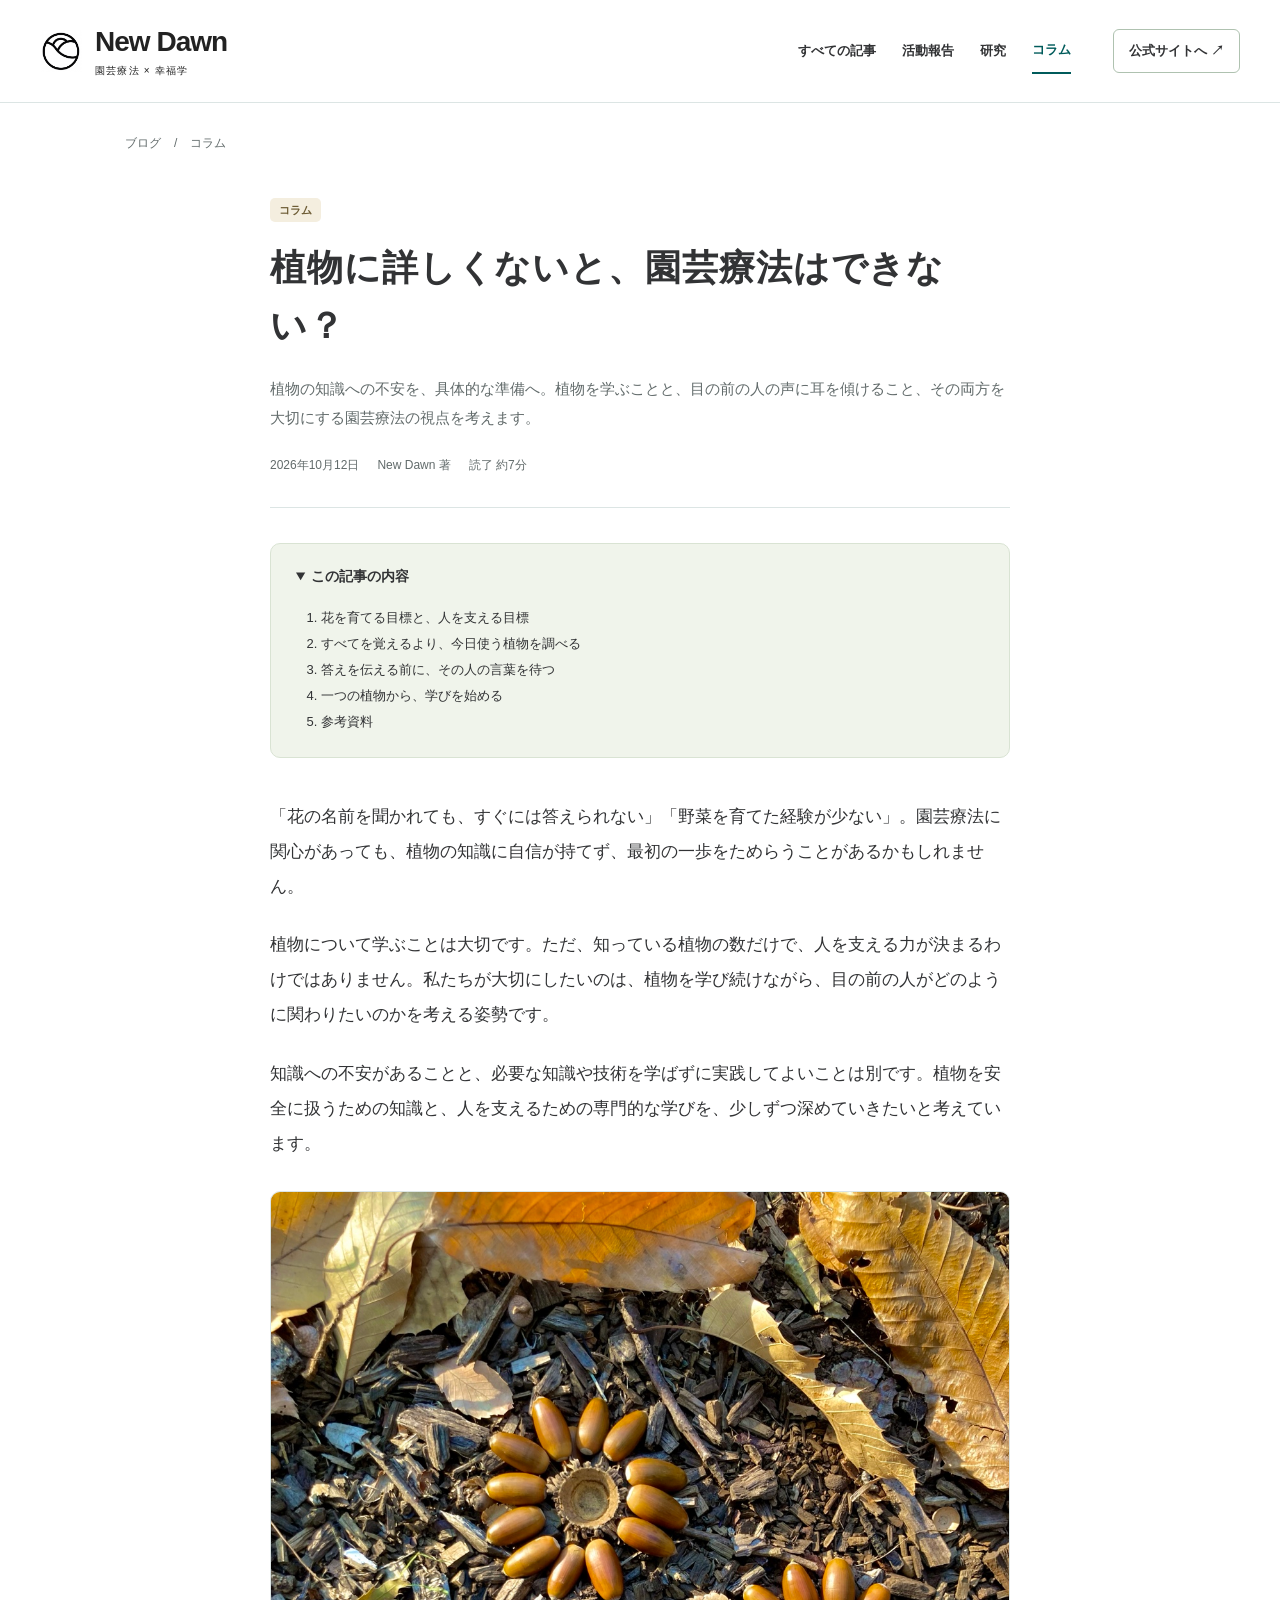
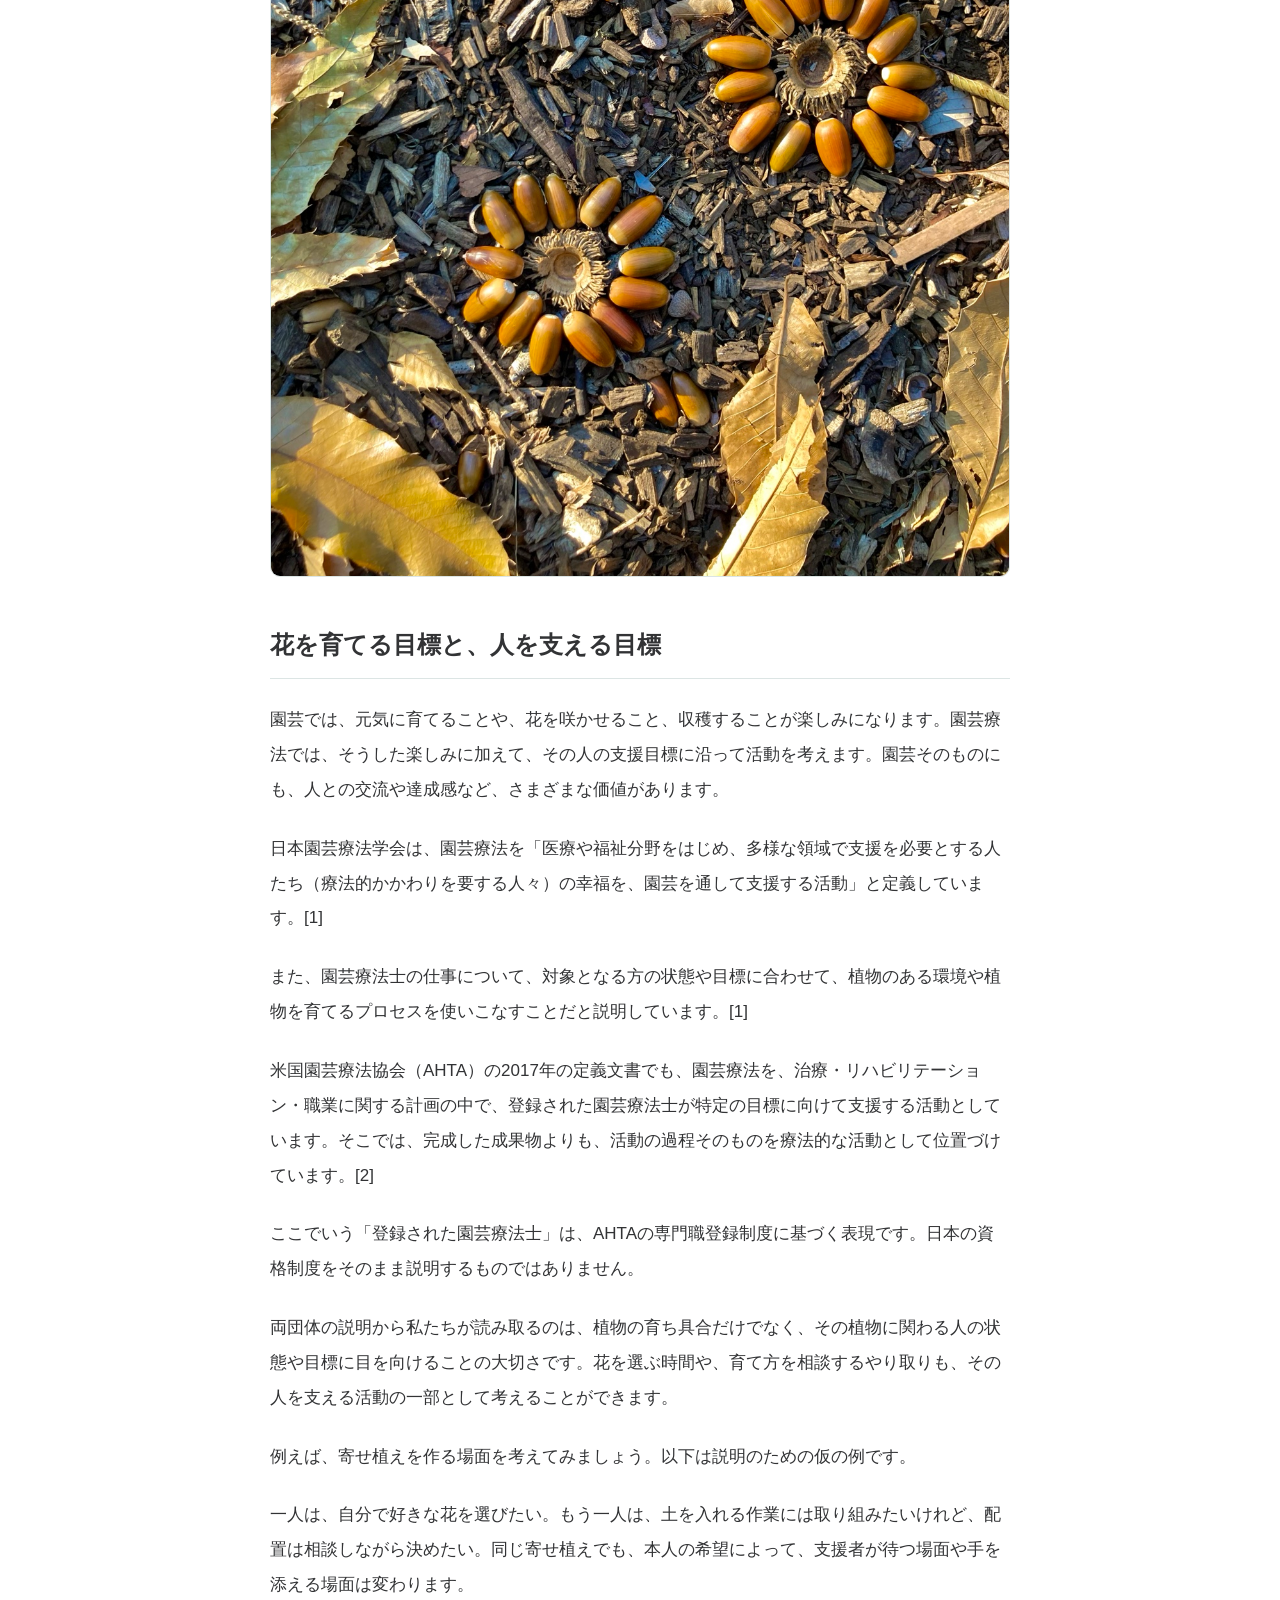
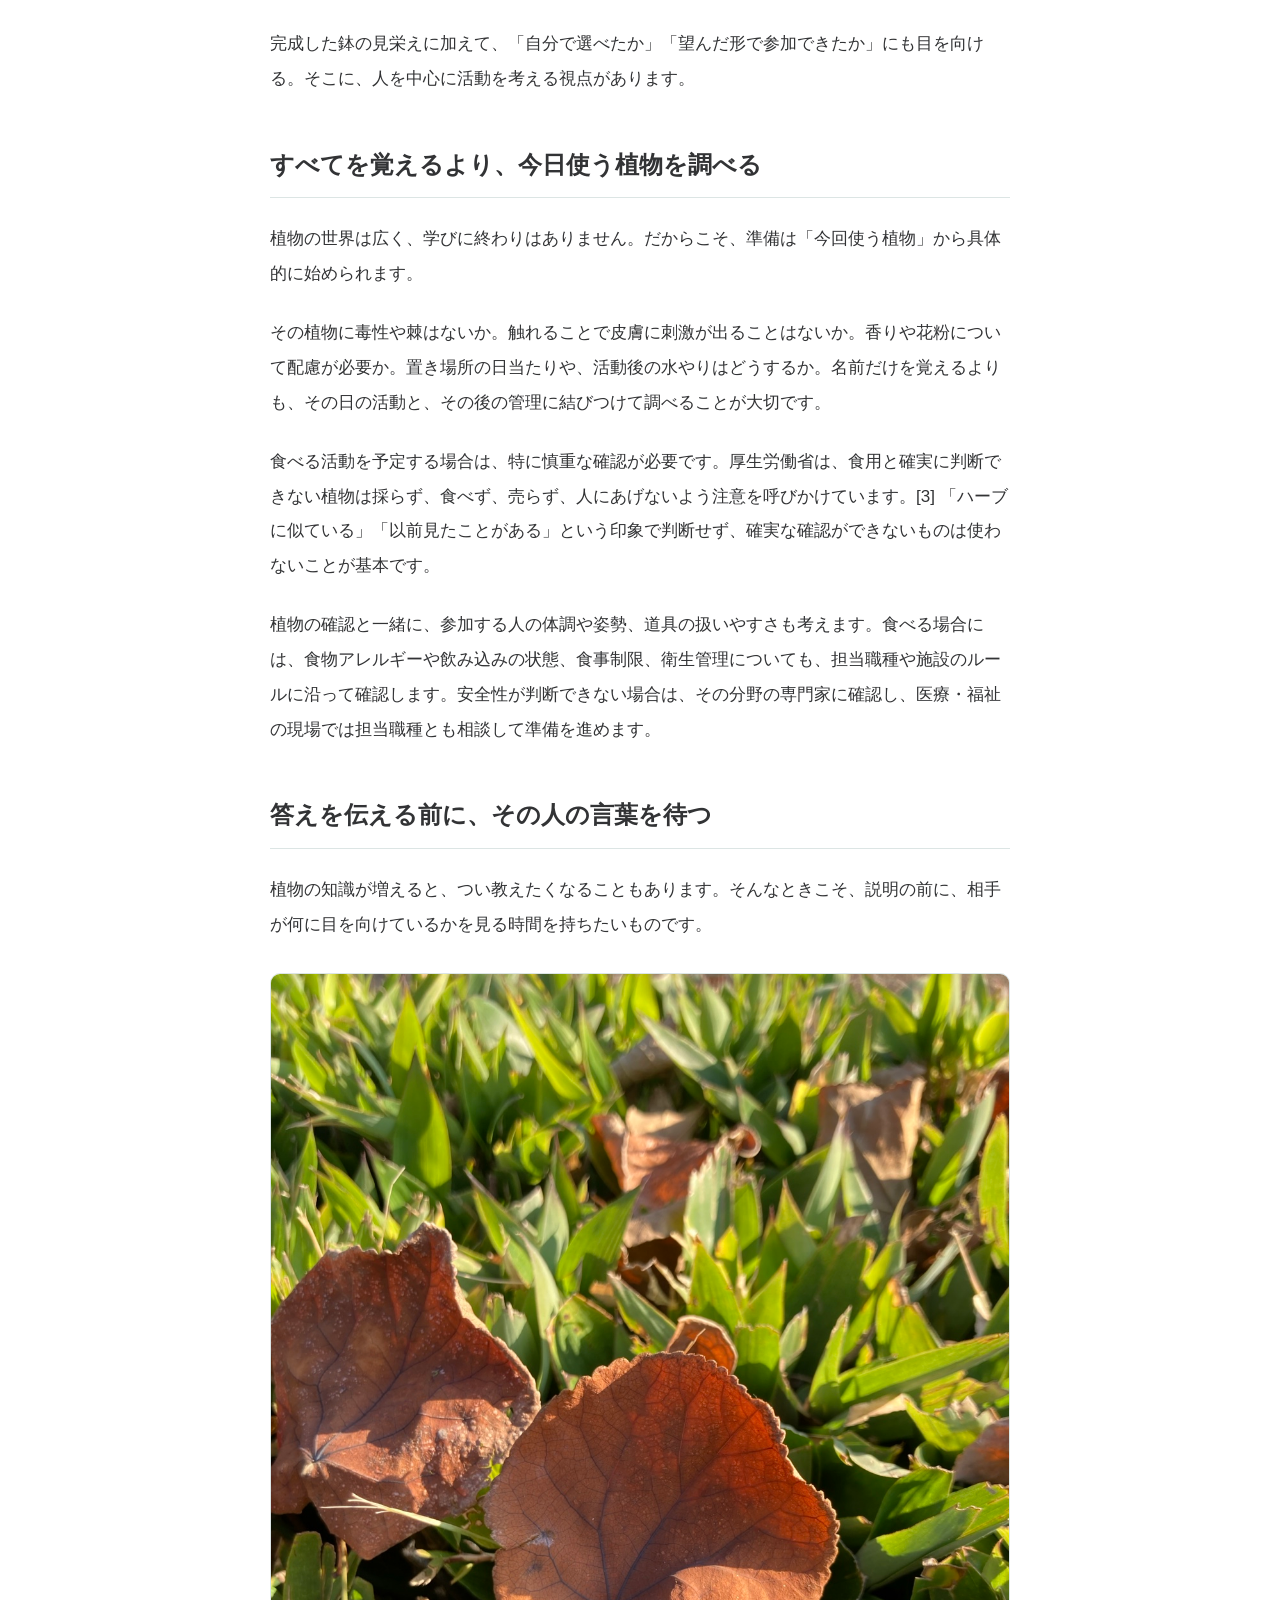
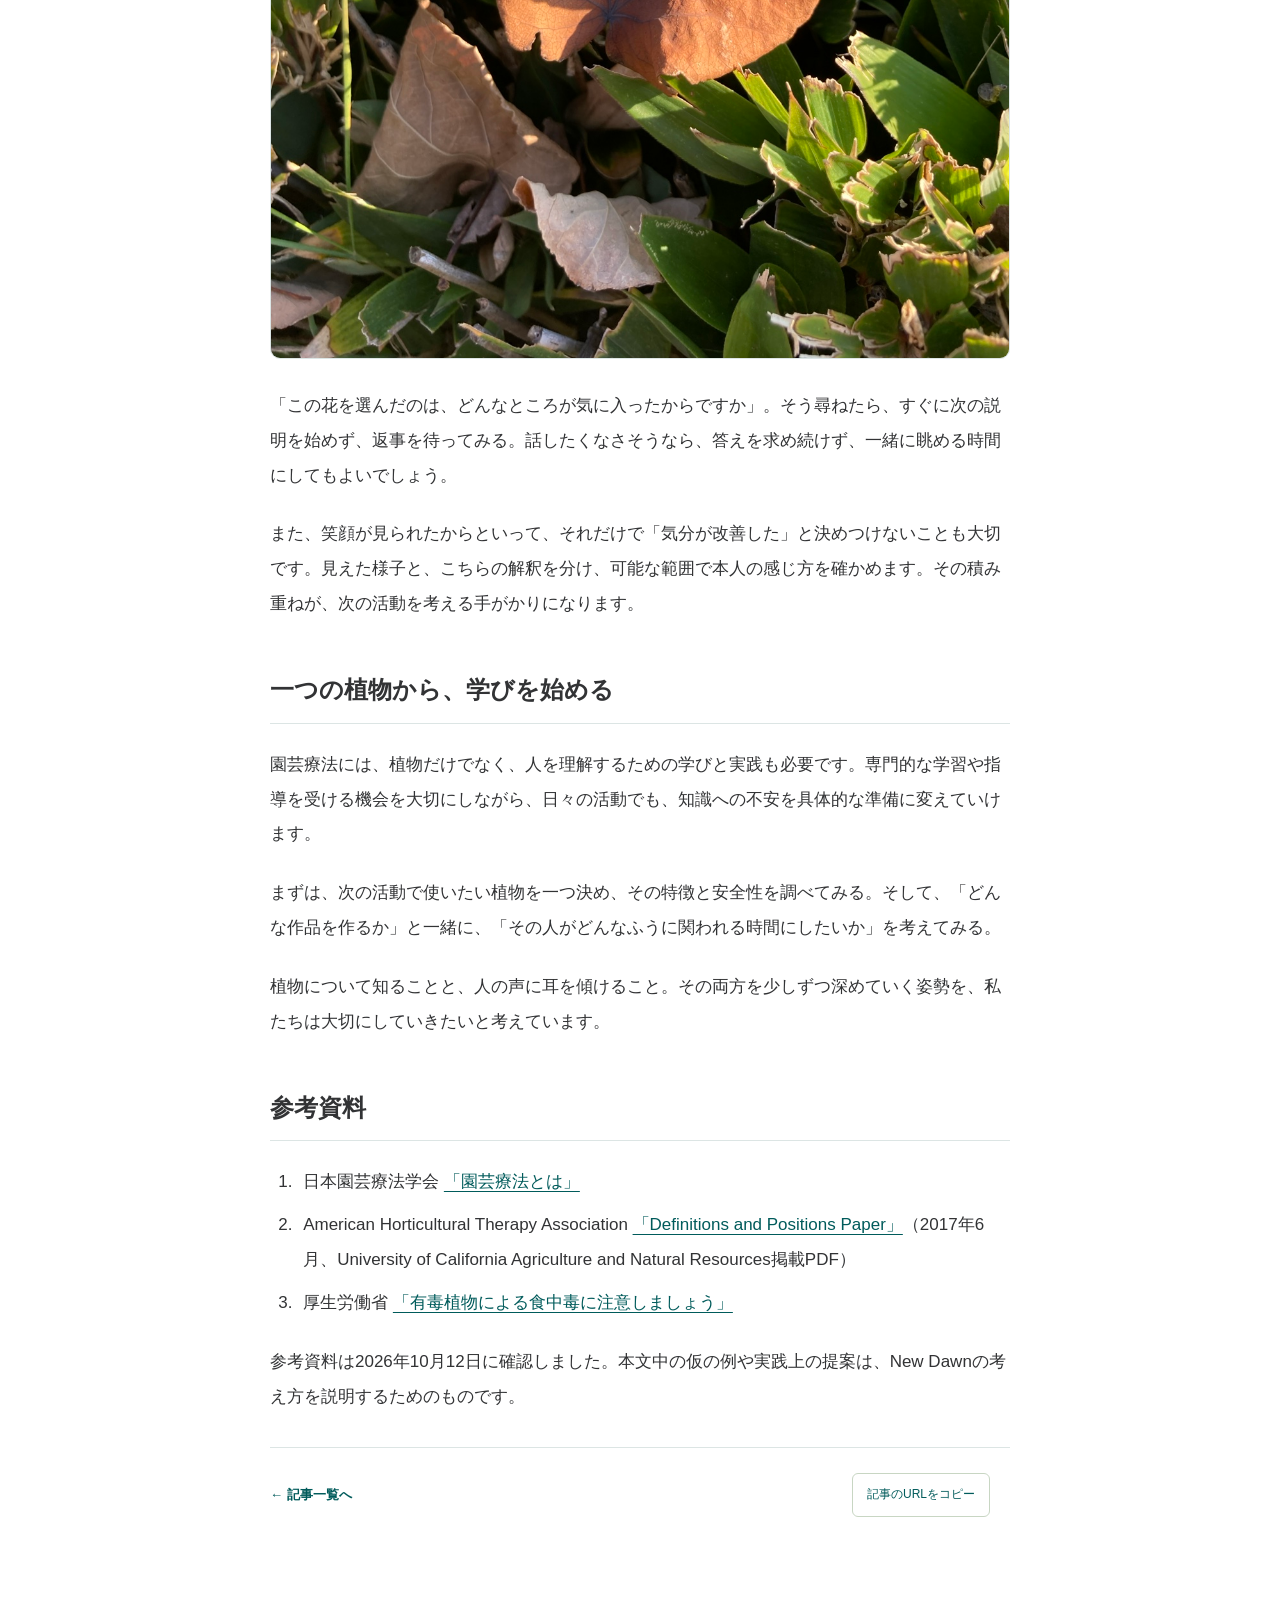
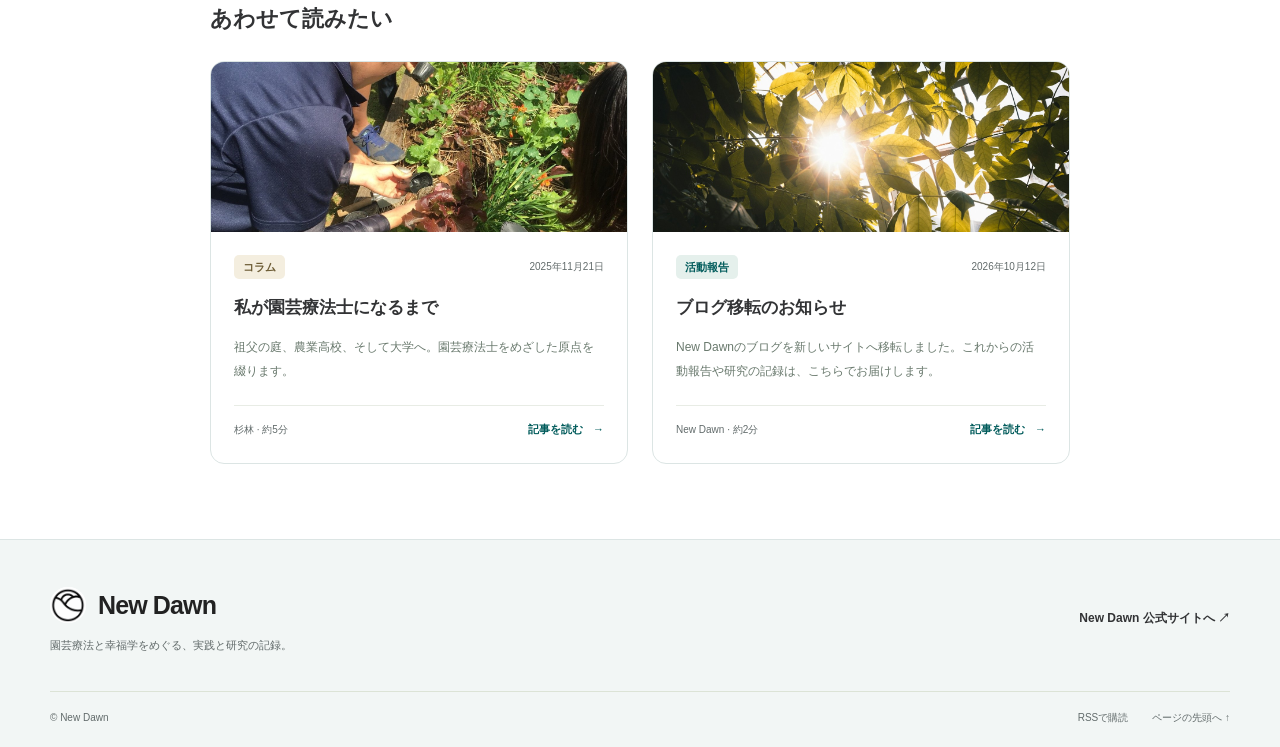
<file: docs/posts/plant-knowledge-and-horticultural-therapy/index.html>
<!doctype html>
<html lang="ja"><head><meta charset="utf-8"><meta name="viewport" content="width=device-width, initial-scale=1">
<title>植物に詳しくないと、園芸療法はできない？｜New Dawn</title><meta name="description" content="植物の知識への不安を、具体的な準備へ。植物を学ぶことと、目の前の人の声に耳を傾けること、その両方を大切にする園芸療法の視点を考えます。">
<meta name="theme-color" content="#005b5b"><meta property="og:type" content="article"><meta property="og:title" content="植物に詳しくないと、園芸療法はできない？｜New Dawn"><meta property="og:description" content="植物の知識への不安を、具体的な準備へ。植物を学ぶことと、目の前の人の声に耳を傾けること、その両方を大切にする園芸療法の視点を考えます。"><meta property="og:locale" content="ja_JP"><meta property="og:site_name" content="New Dawn ブログ">
<link rel="canonical" href="https://engeishokubutu365-crypto.github.io/new-dawn-blog/posts/plant-knowledge-and-horticultural-therapy/"><meta property="og:url" content="https://engeishokubutu365-crypto.github.io/new-dawn-blog/posts/plant-knowledge-and-horticultural-therapy/"><meta property="og:image" content="https://engeishokubutu365-crypto.github.io/new-dawn-blog/assets/images/plant-knowledge-acorns.jpg"><link rel="icon" href="../../assets/brand/favicon.png" type="image/png"><link rel="apple-touch-icon" href="../../assets/brand/logo.png"><link rel="stylesheet" href="../../assets/style-433312f805fb.css"><script src="../../assets/app.js" defer></script><script type="application/ld+json">{"@context": "https://schema.org", "@type": "BlogPosting", "headline": "植物に詳しくないと、園芸療法はできない？", "description": "植物の知識への不安を、具体的な準備へ。植物を学ぶことと、目の前の人の声に耳を傾けること、その両方を大切にする園芸療法の視点を考えます。", "datePublished": "2026-10-12", "mainEntityOfPage": "https://engeishokubutu365-crypto.github.io/new-dawn-blog/posts/plant-knowledge-and-horticultural-therapy/", "publisher": {"@type": "Organization", "name": "New Dawn", "url": "https://www.newdawn-horticultural.com/"}, "author": {"@type": "Person", "name": "New Dawn"}, "image": "https://engeishokubutu365-crypto.github.io/new-dawn-blog/assets/images/plant-knowledge-acorns.jpg"}</script></head>
<body><a class="skip-link" href="#main">本文へ進む</a><header class="site-header"><div class="header-inner">
<a class="brand" href="../../" aria-label="New Dawn ブログのトップ"><img src="../../assets/brand/logo.png" alt="" width="42" height="42"><span>New Dawn<small>園芸療法 × 幸福学</small></span></a>
<nav class="main-nav" aria-label="メインナビゲーション"><a href="../../">すべての記事</a><a href="../../categories/activity/">活動報告</a><a href="../../categories/research/">研究</a><a href="../../categories/column/" aria-current="page">コラム</a><a class="official" href="https://www.newdawn-horticultural.com/">公式サイトへ <span aria-hidden="true">↗</span></a></nav>
</div></header>
<main id="main"><div class="article-shell wrap"><nav class="breadcrumbs" aria-label="パンくずリスト"><a href="../../">ブログ</a><span aria-hidden="true">/</span><a href="../../categories/column/">コラム</a></nav><article class="article"><header class="article-header"><div class="article-category"><a class="pill column" href="../../categories/column/">コラム</a></div><h1>植物に詳しくないと、園芸療法はできない？</h1><p class="article-description">植物の知識への不安を、具体的な準備へ。植物を学ぶことと、目の前の人の声に耳を傾けること、その両方を大切にする園芸療法の視点を考えます。</p><div class="article-meta"><time datetime="2026-10-12">2026年10月12日</time><span>New Dawn 著</span><span>読了 約7分</span></div></header><details class="toc" open><summary>この記事の内容</summary><ol><li><a href="#section-1">花を育てる目標と、人を支える目標</a></li><li><a href="#section-2">すべてを覚えるより、今日使う植物を調べる</a></li><li><a href="#section-3">答えを伝える前に、その人の言葉を待つ</a></li><li><a href="#section-4">一つの植物から、学びを始める</a></li><li><a href="#section-5">参考資料</a></li></ol></details><div class="article-body"><p>「花の名前を聞かれても、すぐには答えられない」「野菜を育てた経験が少ない」。園芸療法に関心があっても、植物の知識に自信が持てず、最初の一歩をためらうことがあるかもしれません。</p>
<p>植物について学ぶことは大切です。ただ、知っている植物の数だけで、人を支える力が決まるわけではありません。私たちが大切にしたいのは、植物を学び続けながら、目の前の人がどのように関わりたいのかを考える姿勢です。</p>
<p>知識への不安があることと、必要な知識や技術を学ばずに実践してよいことは別です。植物を安全に扱うための知識と、人を支えるための専門的な学びを、少しずつ深めていきたいと考えています。</p>
<figure class="article-photo"><img src="../../assets/images/plant-knowledge-acorns.jpg" alt="どんぐりを花のように並べた、落ち葉のある地面" loading="lazy" decoding="async"></figure>
<h2 id="section-1">花を育てる目標と、人を支える目標</h2>
<p>園芸では、元気に育てることや、花を咲かせること、収穫することが楽しみになります。園芸療法では、そうした楽しみに加えて、その人の支援目標に沿って活動を考えます。園芸そのものにも、人との交流や達成感など、さまざまな価値があります。</p>
<p>日本園芸療法学会は、園芸療法を「医療や福祉分野をはじめ、多様な領域で支援を必要とする人たち（療法的かかわりを要する人々）の幸福を、園芸を通して支援する活動」と定義しています。[1]</p>
<p>また、園芸療法士の仕事について、対象となる方の状態や目標に合わせて、植物のある環境や植物を育てるプロセスを使いこなすことだと説明しています。[1]</p>
<p>米国園芸療法協会（AHTA）の2017年の定義文書でも、園芸療法を、治療・リハビリテーション・職業に関する計画の中で、登録された園芸療法士が特定の目標に向けて支援する活動としています。そこでは、完成した成果物よりも、活動の過程そのものを療法的な活動として位置づけています。[2]</p>
<p>ここでいう「登録された園芸療法士」は、AHTAの専門職登録制度に基づく表現です。日本の資格制度をそのまま説明するものではありません。</p>
<p>両団体の説明から私たちが読み取るのは、植物の育ち具合だけでなく、その植物に関わる人の状態や目標に目を向けることの大切さです。花を選ぶ時間や、育て方を相談するやり取りも、その人を支える活動の一部として考えることができます。</p>
<p>例えば、寄せ植えを作る場面を考えてみましょう。以下は説明のための仮の例です。</p>
<p>一人は、自分で好きな花を選びたい。もう一人は、土を入れる作業には取り組みたいけれど、配置は相談しながら決めたい。同じ寄せ植えでも、本人の希望によって、支援者が待つ場面や手を添える場面は変わります。</p>
<p>完成した鉢の見栄えに加えて、「自分で選べたか」「望んだ形で参加できたか」にも目を向ける。そこに、人を中心に活動を考える視点があります。</p>
<h2 id="section-2">すべてを覚えるより、今日使う植物を調べる</h2>
<p>植物の世界は広く、学びに終わりはありません。だからこそ、準備は「今回使う植物」から具体的に始められます。</p>
<p>その植物に毒性や棘はないか。触れることで皮膚に刺激が出ることはないか。香りや花粉について配慮が必要か。置き場所の日当たりや、活動後の水やりはどうするか。名前だけを覚えるよりも、その日の活動と、その後の管理に結びつけて調べることが大切です。</p>
<p>食べる活動を予定する場合は、特に慎重な確認が必要です。厚生労働省は、食用と確実に判断できない植物は採らず、食べず、売らず、人にあげないよう注意を呼びかけています。[3] 「ハーブに似ている」「以前見たことがある」という印象で判断せず、確実な確認ができないものは使わないことが基本です。</p>
<p>植物の確認と一緒に、参加する人の体調や姿勢、道具の扱いやすさも考えます。食べる場合には、食物アレルギーや飲み込みの状態、食事制限、衛生管理についても、担当職種や施設のルールに沿って確認します。安全性が判断できない場合は、その分野の専門家に確認し、医療・福祉の現場では担当職種とも相談して準備を進めます。</p>
<h2 id="section-3">答えを伝える前に、その人の言葉を待つ</h2>
<p>植物の知識が増えると、つい教えたくなることもあります。そんなときこそ、説明の前に、相手が何に目を向けているかを見る時間を持ちたいものです。</p>
<figure class="article-photo"><img src="../../assets/images/plant-knowledge-fallen-leaf.jpg" alt="緑の草の上に落ちた、葉脈の見える茶色の葉" loading="lazy" decoding="async"></figure>
<p>「この花を選んだのは、どんなところが気に入ったからですか」。そう尋ねたら、すぐに次の説明を始めず、返事を待ってみる。話したくなさそうなら、答えを求め続けず、一緒に眺める時間にしてもよいでしょう。</p>
<p>また、笑顔が見られたからといって、それだけで「気分が改善した」と決めつけないことも大切です。見えた様子と、こちらの解釈を分け、可能な範囲で本人の感じ方を確かめます。その積み重ねが、次の活動を考える手がかりになります。</p>
<h2 id="section-4">一つの植物から、学びを始める</h2>
<p>園芸療法には、植物だけでなく、人を理解するための学びと実践も必要です。専門的な学習や指導を受ける機会を大切にしながら、日々の活動でも、知識への不安を具体的な準備に変えていけます。</p>
<p>まずは、次の活動で使いたい植物を一つ決め、その特徴と安全性を調べてみる。そして、「どんな作品を作るか」と一緒に、「その人がどんなふうに関われる時間にしたいか」を考えてみる。</p>
<p>植物について知ることと、人の声に耳を傾けること。その両方を少しずつ深めていく姿勢を、私たちは大切にしていきたいと考えています。</p>
<h2 id="section-5">参考資料</h2>
<ol start="1">
<li>日本園芸療法学会 <a href="https://www.jht-assc.jp/horticulture/">「園芸療法とは」</a></li>
<li>American Horticultural Therapy Association <a href="https://ucanr.edu/sites/default/files/2018-08/290110.pdf">「Definitions and Positions Paper」</a>（2017年6月、University of California Agriculture and Natural Resources掲載PDF）</li>
<li>厚生労働省 <a href="https://www.mhlw.go.jp/stf/seisakunitsuite/bunya/kenkou_iryou/shokuhin/yuudoku/index.html">「有毒植物による食中毒に注意しましょう」</a></li>
</ol>
<p>参考資料は2026年10月12日に確認しました。本文中の仮の例や実践上の提案は、New Dawnの考え方を説明するためのものです。</p></div><div class="article-actions"><a class="back-link" href="../../#articles">← 記事一覧へ</a><button class="copy-url" type="button">記事のURLをコピー</button><span class="copy-status" role="status" aria-live="polite"></span></div></article></div><section class="related wrap"><h2>あわせて読みたい</h2><div class="card-grid"><article class="post-card " data-search="私が園芸療法士になるまで 祖父の庭、農業高校、そして大学へ。園芸療法士をめざした原点を綴ります。  コラム"><a class="card-visual story photo" href="../../posts/my-path-to-horticultural-therapy/" tabindex="-1" aria-hidden="true"><img src="../../assets/images/my-path-to-horticultural-therapy-01.jpg" alt="" width="600" height="360" loading="lazy"></a><div class="card-body"><div class="card-meta"><a class="pill column" href="../../categories/column/">コラム</a><time datetime="2025-11-21">2025年11月21日</time></div><h3><a href="../../posts/my-path-to-horticultural-therapy/">私が園芸療法士になるまで</a></h3><p class="card-description">祖父の庭、農業高校、そして大学へ。園芸療法士をめざした原点を綴ります。</p><div class="card-bottom"><span>杉林 · 約5分</span><a class="read-link" href="../../posts/my-path-to-horticultural-therapy/" aria-label="私が園芸療法士になるまでを読む">記事を読む <span aria-hidden="true">→</span></a></div></div></article><article class="post-card " data-search="ブログ移転のお知らせ New Dawnのブログを新しいサイトへ移転しました。これからの活動報告や研究の記録は、こちらでお届けします。  活動報告"><a class="card-visual plant photo" href="../../posts/blog-moved/" tabindex="-1" aria-hidden="true"><img src="../../assets/images/blog-moved-2026.jpg" alt="" width="600" height="360" loading="lazy"></a><div class="card-body"><div class="card-meta"><a class="pill activity" href="../../categories/activity/">活動報告</a><time datetime="2026-10-12">2026年10月12日</time></div><h3><a href="../../posts/blog-moved/">ブログ移転のお知らせ</a></h3><p class="card-description">New Dawnのブログを新しいサイトへ移転しました。これからの活動報告や研究の記録は、こちらでお届けします。</p><div class="card-bottom"><span>New Dawn · 約2分</span><a class="read-link" href="../../posts/blog-moved/" aria-label="ブログ移転のお知らせを読む">記事を読む <span aria-hidden="true">→</span></a></div></div></article></div></section></main>
<footer class="site-footer"><div class="footer-inner"><div><a class="footer-brand" href="../../"><img src="../../assets/brand/logo.png" alt="" width="36" height="36">New Dawn</a><p>園芸療法と幸福学をめぐる、実践と研究の記録。</p></div><a href="https://www.newdawn-horticultural.com/" class="footer-link">New Dawn 公式サイトへ <span aria-hidden="true">↗</span></a></div><div class="footer-bottom"><span>© New Dawn</span><a href="../../feed.xml">RSSで購読</a><a href="#">ページの先頭へ ↑</a></div></footer></body></html>
</file>
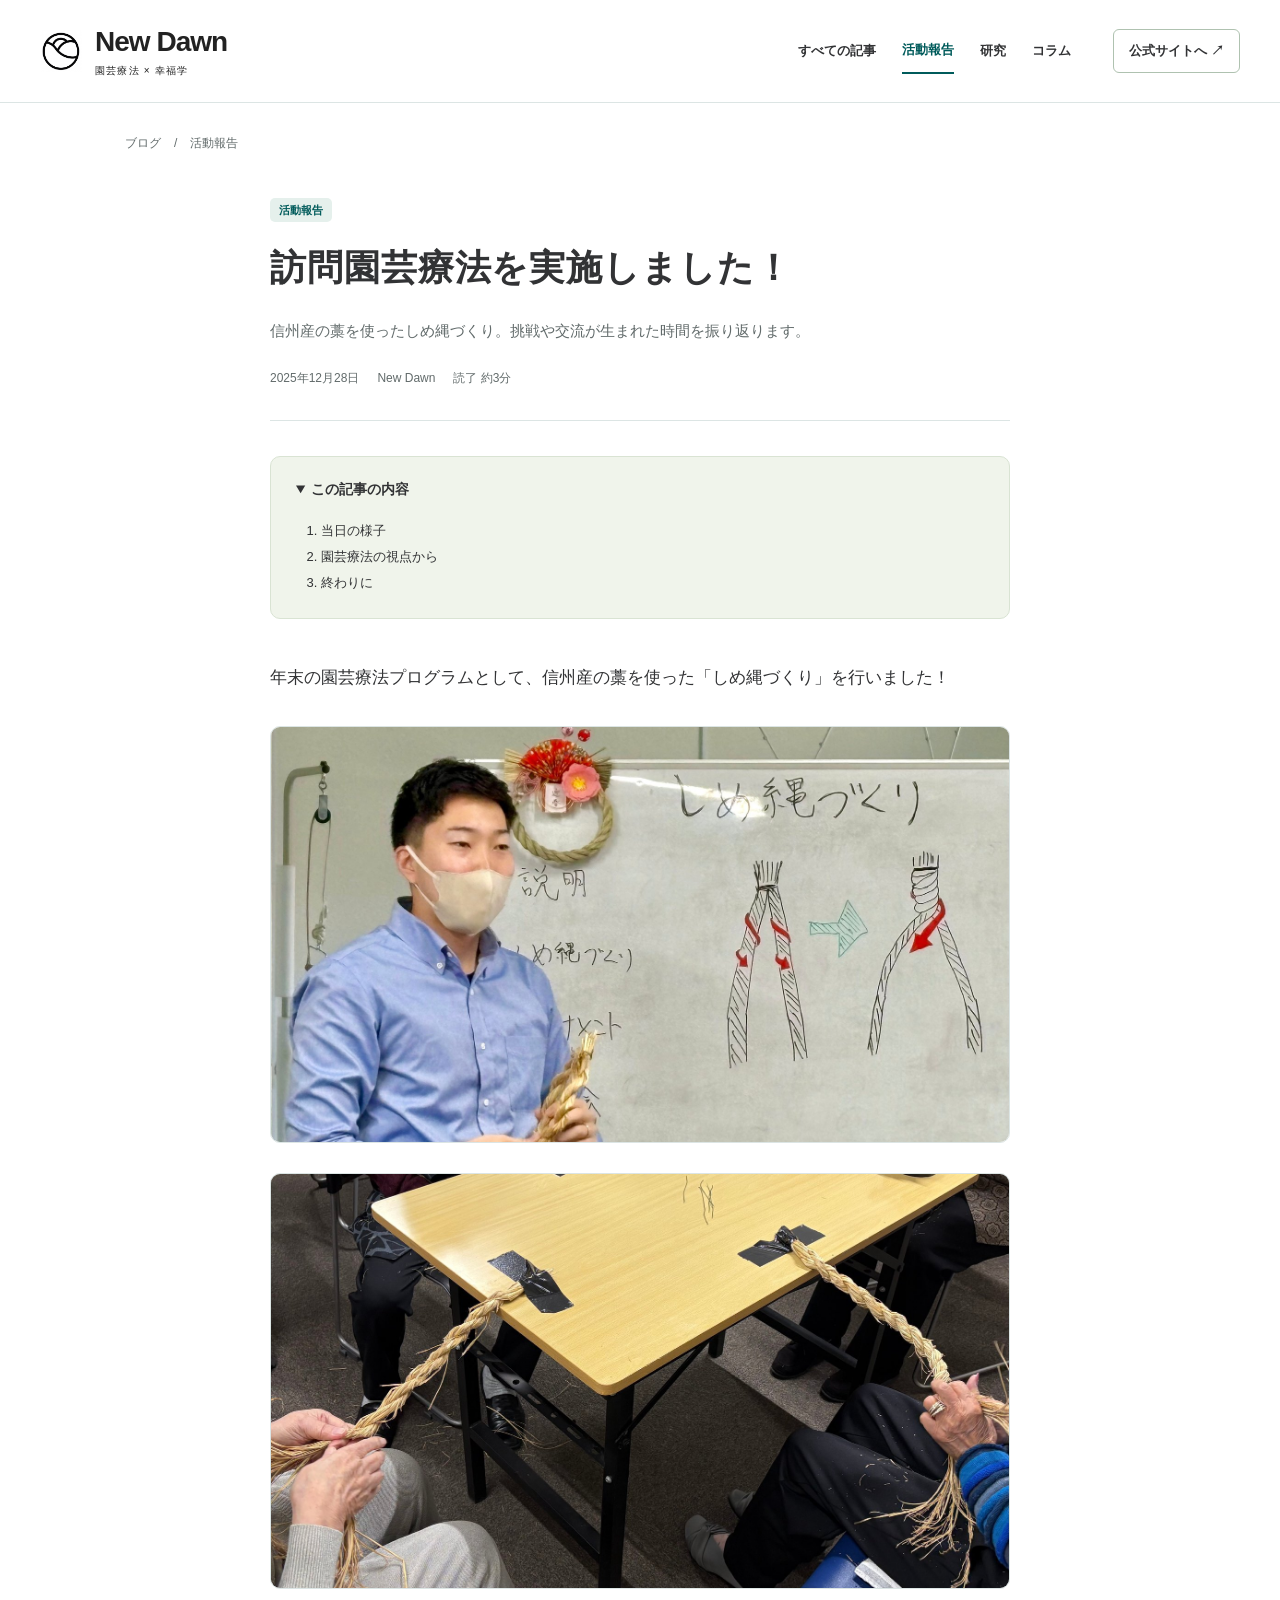
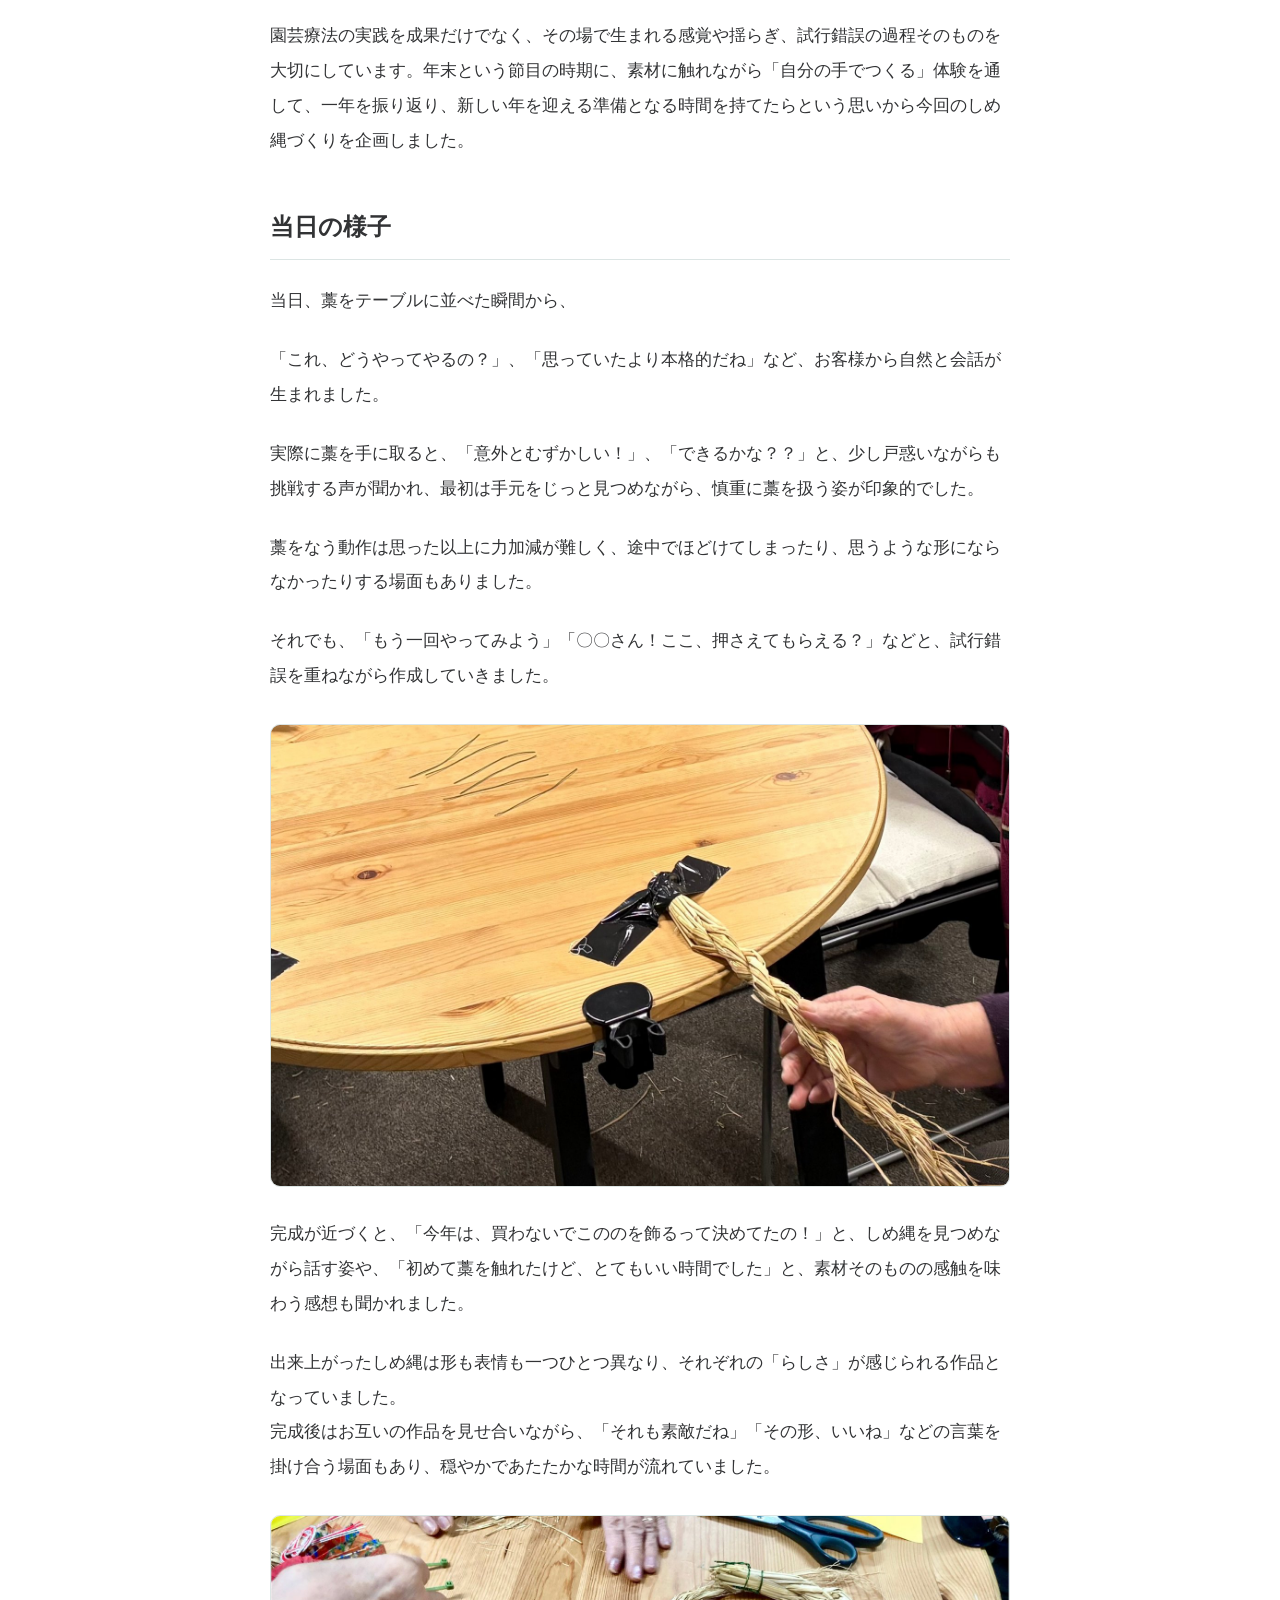
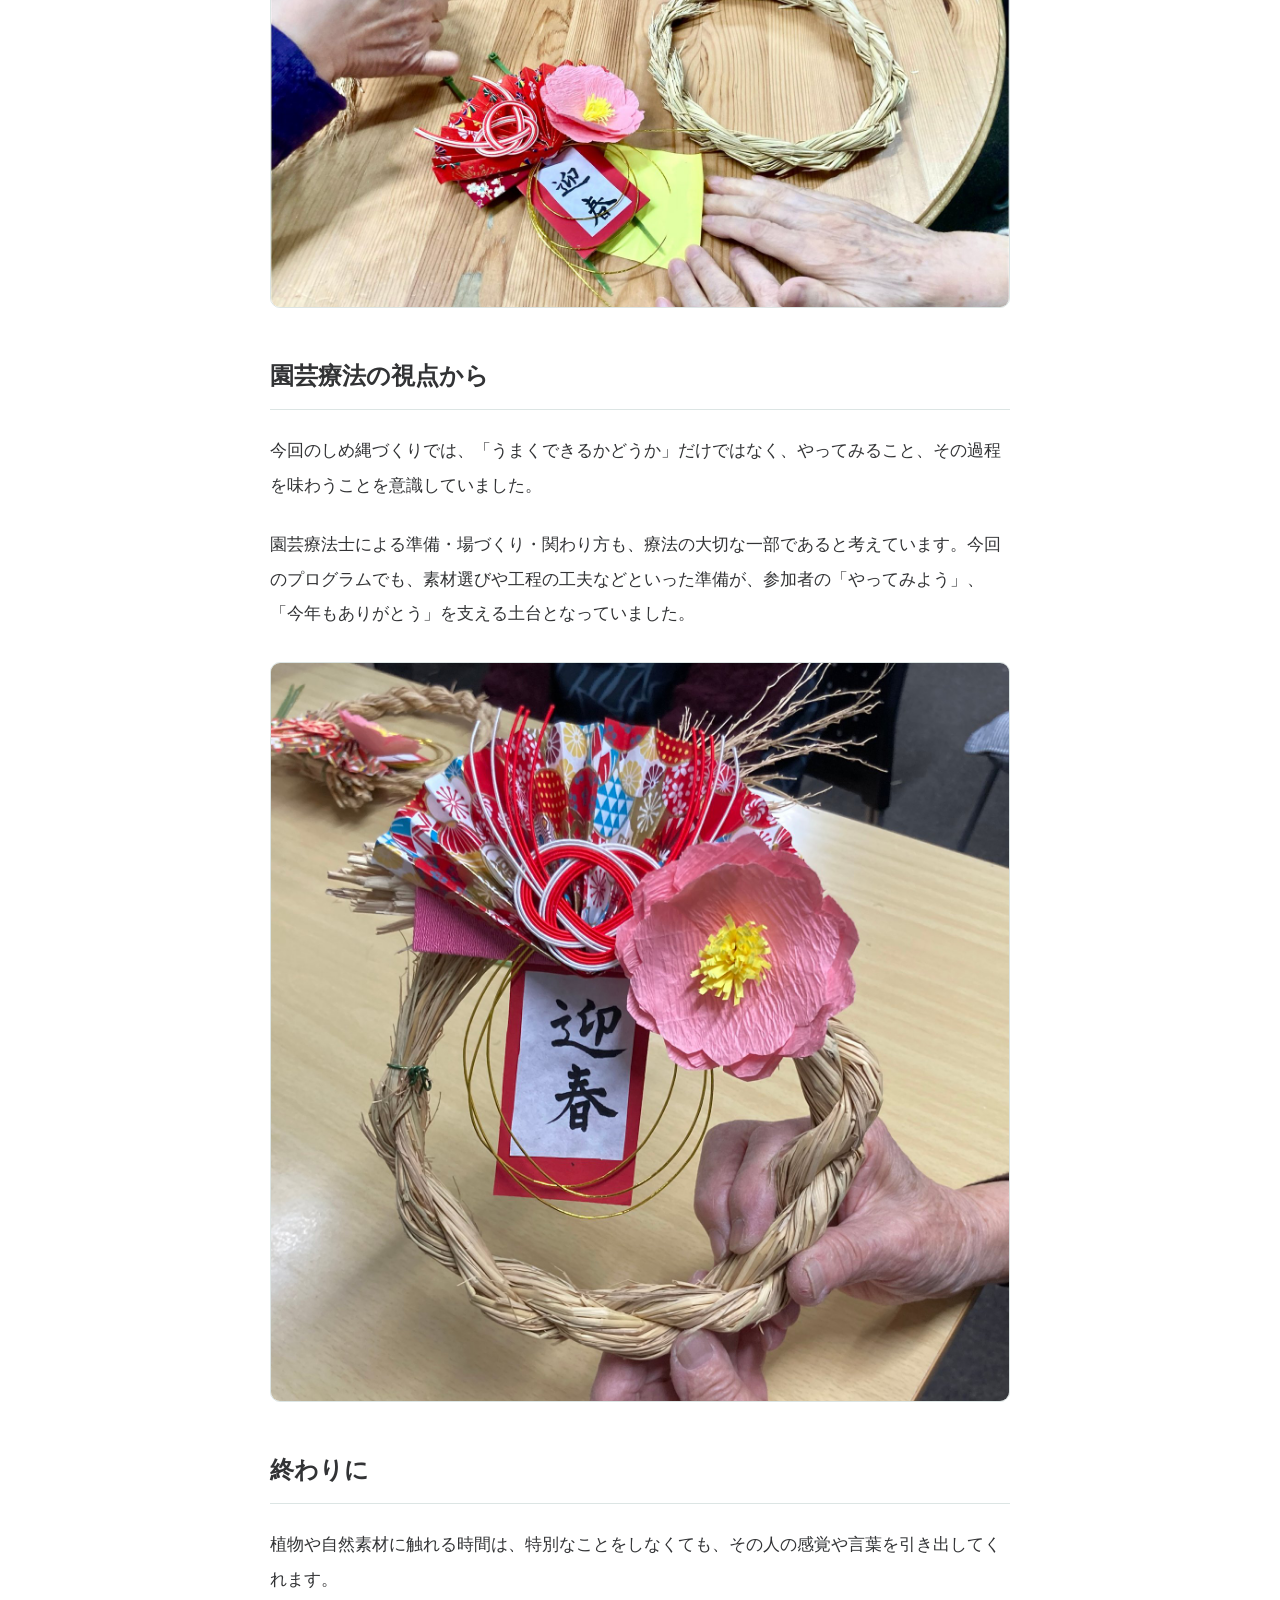
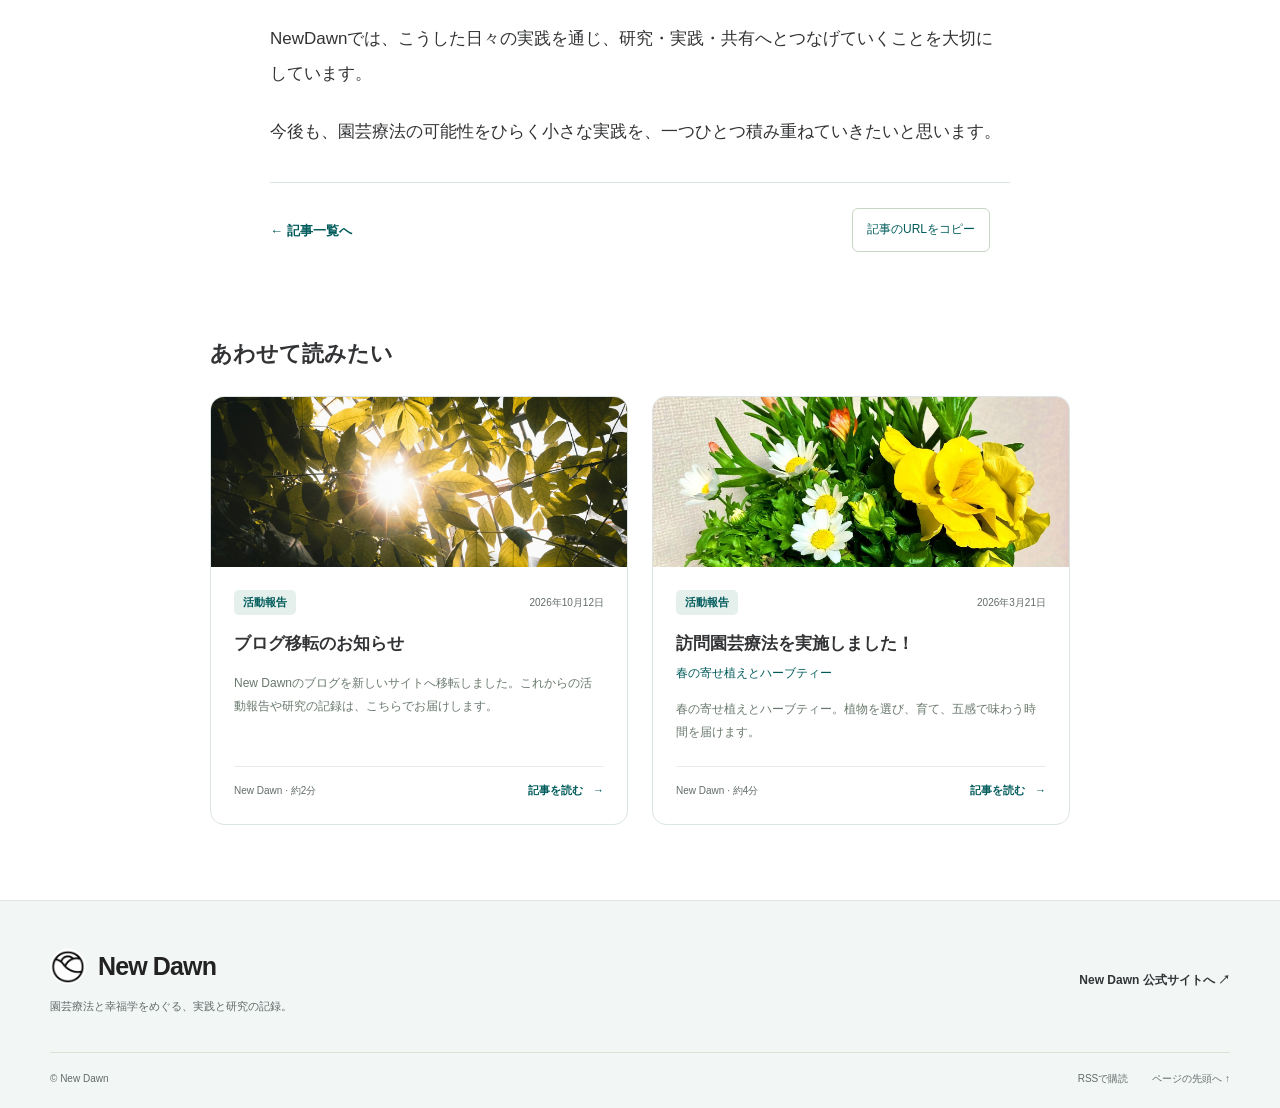
<file: docs/posts/shimenawa-workshop/index.html>
<!doctype html>
<html lang="ja"><head><meta charset="utf-8"><meta name="viewport" content="width=device-width, initial-scale=1">
<title>訪問園芸療法を実施しました！｜New Dawn</title><meta name="description" content="信州産の藁を使ったしめ縄づくり。挑戦や交流が生まれた時間を振り返ります。">
<meta name="theme-color" content="#005b5b"><meta property="og:type" content="article"><meta property="og:title" content="訪問園芸療法を実施しました！｜New Dawn"><meta property="og:description" content="信州産の藁を使ったしめ縄づくり。挑戦や交流が生まれた時間を振り返ります。"><meta property="og:locale" content="ja_JP"><meta property="og:site_name" content="New Dawn ブログ">
<link rel="canonical" href="https://engeishokubutu365-crypto.github.io/new-dawn-blog/posts/shimenawa-workshop/"><meta property="og:url" content="https://engeishokubutu365-crypto.github.io/new-dawn-blog/posts/shimenawa-workshop/"><meta property="og:image" content="https://engeishokubutu365-crypto.github.io/new-dawn-blog/assets/images/shimenawa-workshop-01.jpg"><link rel="icon" href="../../assets/brand/favicon.png" type="image/png"><link rel="apple-touch-icon" href="../../assets/brand/logo.png"><link rel="stylesheet" href="../../assets/style-433312f805fb.css"><script src="../../assets/app.js" defer></script><script type="application/ld+json">{"@context": "https://schema.org", "@type": "BlogPosting", "headline": "訪問園芸療法を実施しました！", "description": "信州産の藁を使ったしめ縄づくり。挑戦や交流が生まれた時間を振り返ります。", "datePublished": "2025-12-28", "mainEntityOfPage": "https://engeishokubutu365-crypto.github.io/new-dawn-blog/posts/shimenawa-workshop/", "publisher": {"@type": "Organization", "name": "New Dawn", "url": "https://www.newdawn-horticultural.com/"}, "image": "https://engeishokubutu365-crypto.github.io/new-dawn-blog/assets/images/shimenawa-workshop-01.jpg"}</script></head>
<body><a class="skip-link" href="#main">本文へ進む</a><header class="site-header"><div class="header-inner">
<a class="brand" href="../../" aria-label="New Dawn ブログのトップ"><img src="../../assets/brand/logo.png" alt="" width="42" height="42"><span>New Dawn<small>園芸療法 × 幸福学</small></span></a>
<nav class="main-nav" aria-label="メインナビゲーション"><a href="../../">すべての記事</a><a href="../../categories/activity/" aria-current="page">活動報告</a><a href="../../categories/research/">研究</a><a href="../../categories/column/">コラム</a><a class="official" href="https://www.newdawn-horticultural.com/">公式サイトへ <span aria-hidden="true">↗</span></a></nav>
</div></header>
<main id="main"><div class="article-shell wrap"><nav class="breadcrumbs" aria-label="パンくずリスト"><a href="../../">ブログ</a><span aria-hidden="true">/</span><a href="../../categories/activity/">活動報告</a></nav><article class="article"><header class="article-header"><div class="article-category"><a class="pill activity" href="../../categories/activity/">活動報告</a></div><h1>訪問園芸療法を実施しました！</h1><p class="article-description">信州産の藁を使ったしめ縄づくり。挑戦や交流が生まれた時間を振り返ります。</p><div class="article-meta"><time datetime="2025-12-28">2025年12月28日</time><span>New Dawn</span><span>読了 約3分</span></div></header><details class="toc" open><summary>この記事の内容</summary><ol><li><a href="#section-1">当日の様子</a></li><li><a href="#section-2">園芸療法の視点から</a></li><li><a href="#section-3">終わりに</a></li></ol></details><div class="article-body"><p>年末の園芸療法プログラムとして、信州産の藁を使った「しめ縄づくり」を行いました！</p>
<figure class="article-photo"><img src="../../assets/images/shimenawa-workshop-01.jpg" alt="しめ縄づくりの工程を説明する様子" width="1600" height="899" loading="lazy" decoding="async"></figure>
<figure class="article-photo"><img src="../../assets/images/shimenawa-workshop-02.jpg" alt="藁を扱ってしめ縄を作る様子" width="1600" height="899" loading="lazy" decoding="async"></figure>
<p>園芸療法の実践を成果だけでなく、その場で生まれる感覚や揺らぎ、試行錯誤の過程そのものを大切にしています。年末という節目の時期に、素材に触れながら「自分の手でつくる」体験を通して、一年を振り返り、新しい年を迎える準備となる時間を持てたらという思いから今回のしめ縄づくりを企画しました。</p>
<h2 id="section-1">当日の様子</h2>
<p>当日、藁をテーブルに並べた瞬間から、</p>
<p>「これ、どうやってやるの？」、「思っていたより本格的だね」など、お客様から自然と会話が生まれました。</p>
<p>実際に藁を手に取ると、「意外とむずかしい！」、「できるかな？？」と、少し戸惑いながらも挑戦する声が聞かれ、最初は手元をじっと見つめながら、慎重に藁を扱う姿が印象的でした。</p>
<p>藁をなう動作は思った以上に力加減が難しく、途中でほどけてしまったり、思うような形にならなかったりする場面もありました。</p>
<p>それでも、「もう一回やってみよう」「〇〇さん！ここ、押さえてもらえる？」などと、試行錯誤を重ねながら作成していきました。</p>
<figure class="article-photo"><img src="../../assets/images/shimenawa-workshop-03.jpg" alt="テーブルに固定した藁をなう作業" width="1600" height="1000" loading="lazy" decoding="async"></figure>
<p>完成が近づくと、「今年は、買わないでこののを飾るって決めてたの！」と、しめ縄を見つめながら話す姿や、「初めて藁を触れたけど、とてもいい時間でした」と、素材そのものの感触を味わう感想も聞かれました。</p>
<p>出来上がったしめ縄は形も表情も一つひとつ異なり、それぞれの「らしさ」が感じられる作品となっていました。<br>完成後はお互いの作品を見せ合いながら、「それも素敵だね」「その形、いいね」などの言葉を掛け合う場面もあり、穏やかであたたかな時間が流れていました。</p>
<figure class="article-photo"><img src="../../assets/images/shimenawa-workshop-04.jpg" alt="しめ縄に飾りを付ける作業" width="1600" height="848" loading="lazy" decoding="async"></figure>
<h2 id="section-2">園芸療法の視点から</h2>
<p>今回のしめ縄づくりでは、「うまくできるかどうか」だけではなく、やってみること、その過程を味わうことを意識していました。</p>
<p>園芸療法士による準備・場づくり・関わり方も、療法の大切な一部であると考えています。今回のプログラムでも、素材選びや工程の工夫などといった準備が、参加者の「やってみよう」、「今年もありがとう」を支える土台となっていました。</p>
<figure class="article-photo"><img src="../../assets/images/shimenawa-workshop-05.jpg" alt="完成したしめ縄の作品" width="1600" height="1600" loading="lazy" decoding="async"></figure>
<h2 id="section-3">終わりに</h2>
<p>植物や自然素材に触れる時間は、特別なことをしなくても、その人の感覚や言葉を引き出してくれます。</p>
<p>NewDawnでは、こうした日々の実践を通じ、研究・実践・共有へとつなげていくことを大切にしています。</p>
<p>今後も、園芸療法の可能性をひらく小さな実践を、一つひとつ積み重ねていきたいと思います。</p></div><!-- Original article: https://www.newdawn-horticultural.com/%E6%B4%BB%E5%8B%95%E5%A0%B1%E5%91%8A/2025%E5%B9%B4%E5%BA%A6/12-28-%E8%A8%AA%E5%95%8F%E5%9C%92%E8%8A%B8%E7%99%82%E6%B3%95%E3%82%92%E5%AE%9F%E6%96%BD%E3%81%97%E3%81%BE%E3%81%97%E3%81%9F/ --><div class="article-actions"><a class="back-link" href="../../#articles">← 記事一覧へ</a><button class="copy-url" type="button">記事のURLをコピー</button><span class="copy-status" role="status" aria-live="polite"></span></div></article></div><section class="related wrap"><h2>あわせて読みたい</h2><div class="card-grid"><article class="post-card " data-search="ブログ移転のお知らせ New Dawnのブログを新しいサイトへ移転しました。これからの活動報告や研究の記録は、こちらでお届けします。  活動報告"><a class="card-visual plant photo" href="../../posts/blog-moved/" tabindex="-1" aria-hidden="true"><img src="../../assets/images/blog-moved-2026.jpg" alt="" width="600" height="360" loading="lazy"></a><div class="card-body"><div class="card-meta"><a class="pill activity" href="../../categories/activity/">活動報告</a><time datetime="2026-10-12">2026年10月12日</time></div><h3><a href="../../posts/blog-moved/">ブログ移転のお知らせ</a></h3><p class="card-description">New Dawnのブログを新しいサイトへ移転しました。これからの活動報告や研究の記録は、こちらでお届けします。</p><div class="card-bottom"><span>New Dawn · 約2分</span><a class="read-link" href="../../posts/blog-moved/" aria-label="ブログ移転のお知らせを読む">記事を読む <span aria-hidden="true">→</span></a></div></div></article><article class="post-card " data-search="訪問園芸療法を実施しました！ 春の寄せ植えとハーブティー。植物を選び、育て、五感で味わう時間を届けます。 春の寄せ植えとハーブティー 活動報告"><a class="card-visual plant photo" href="../../posts/spring-planting-and-herbal-tea/" tabindex="-1" aria-hidden="true"><img src="../../assets/images/spring-planting-and-herbal-tea-01.jpg" alt="" width="600" height="360" loading="lazy"></a><div class="card-body"><div class="card-meta"><a class="pill activity" href="../../categories/activity/">活動報告</a><time datetime="2026-03-21">2026年3月21日</time></div><h3><a href="../../posts/spring-planting-and-herbal-tea/">訪問園芸療法を実施しました！</a></h3><p class="card-subtitle">春の寄せ植えとハーブティー</p><p class="card-description">春の寄せ植えとハーブティー。植物を選び、育て、五感で味わう時間を届けます。</p><div class="card-bottom"><span>New Dawn · 約4分</span><a class="read-link" href="../../posts/spring-planting-and-herbal-tea/" aria-label="訪問園芸療法を実施しました！を読む">記事を読む <span aria-hidden="true">→</span></a></div></div></article></div></section></main>
<footer class="site-footer"><div class="footer-inner"><div><a class="footer-brand" href="../../"><img src="../../assets/brand/logo.png" alt="" width="36" height="36">New Dawn</a><p>園芸療法と幸福学をめぐる、実践と研究の記録。</p></div><a href="https://www.newdawn-horticultural.com/" class="footer-link">New Dawn 公式サイトへ <span aria-hidden="true">↗</span></a></div><div class="footer-bottom"><span>© New Dawn</span><a href="../../feed.xml">RSSで購読</a><a href="#">ページの先頭へ ↑</a></div></footer></body></html>
</file>
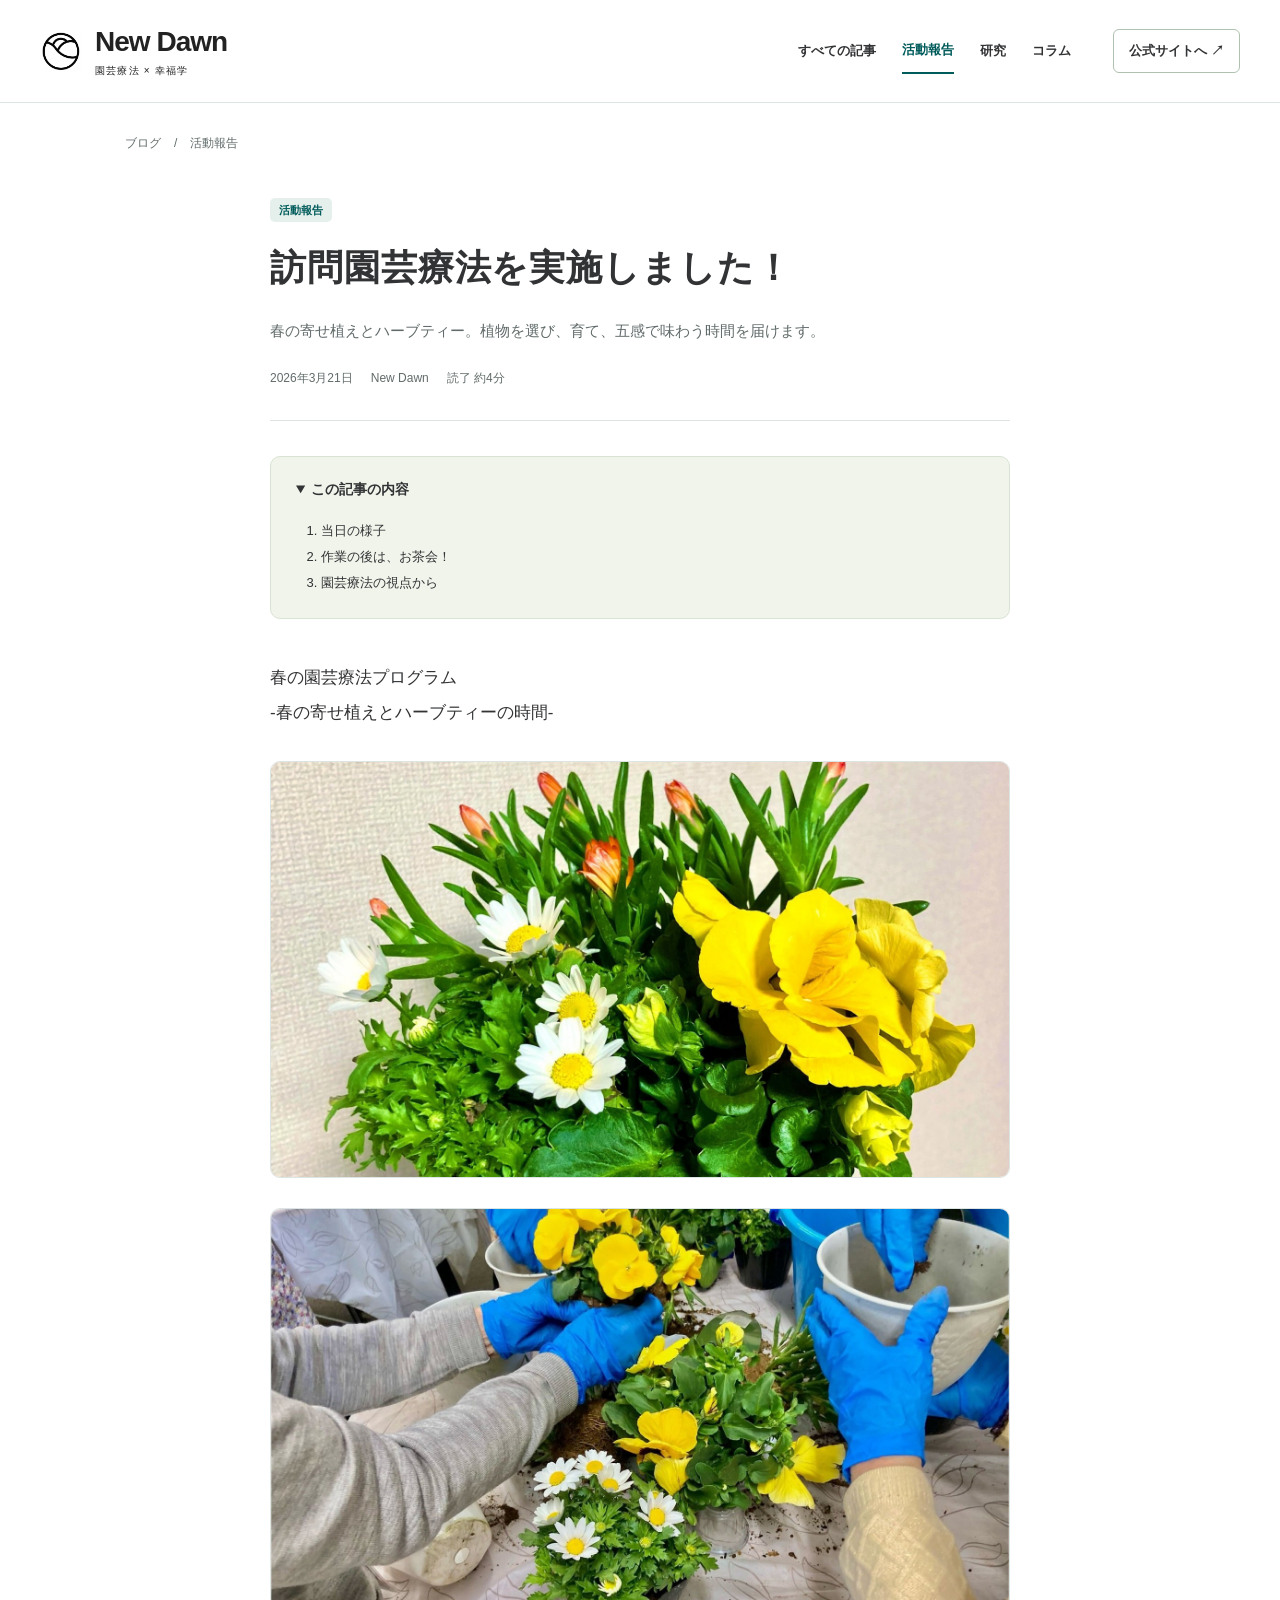
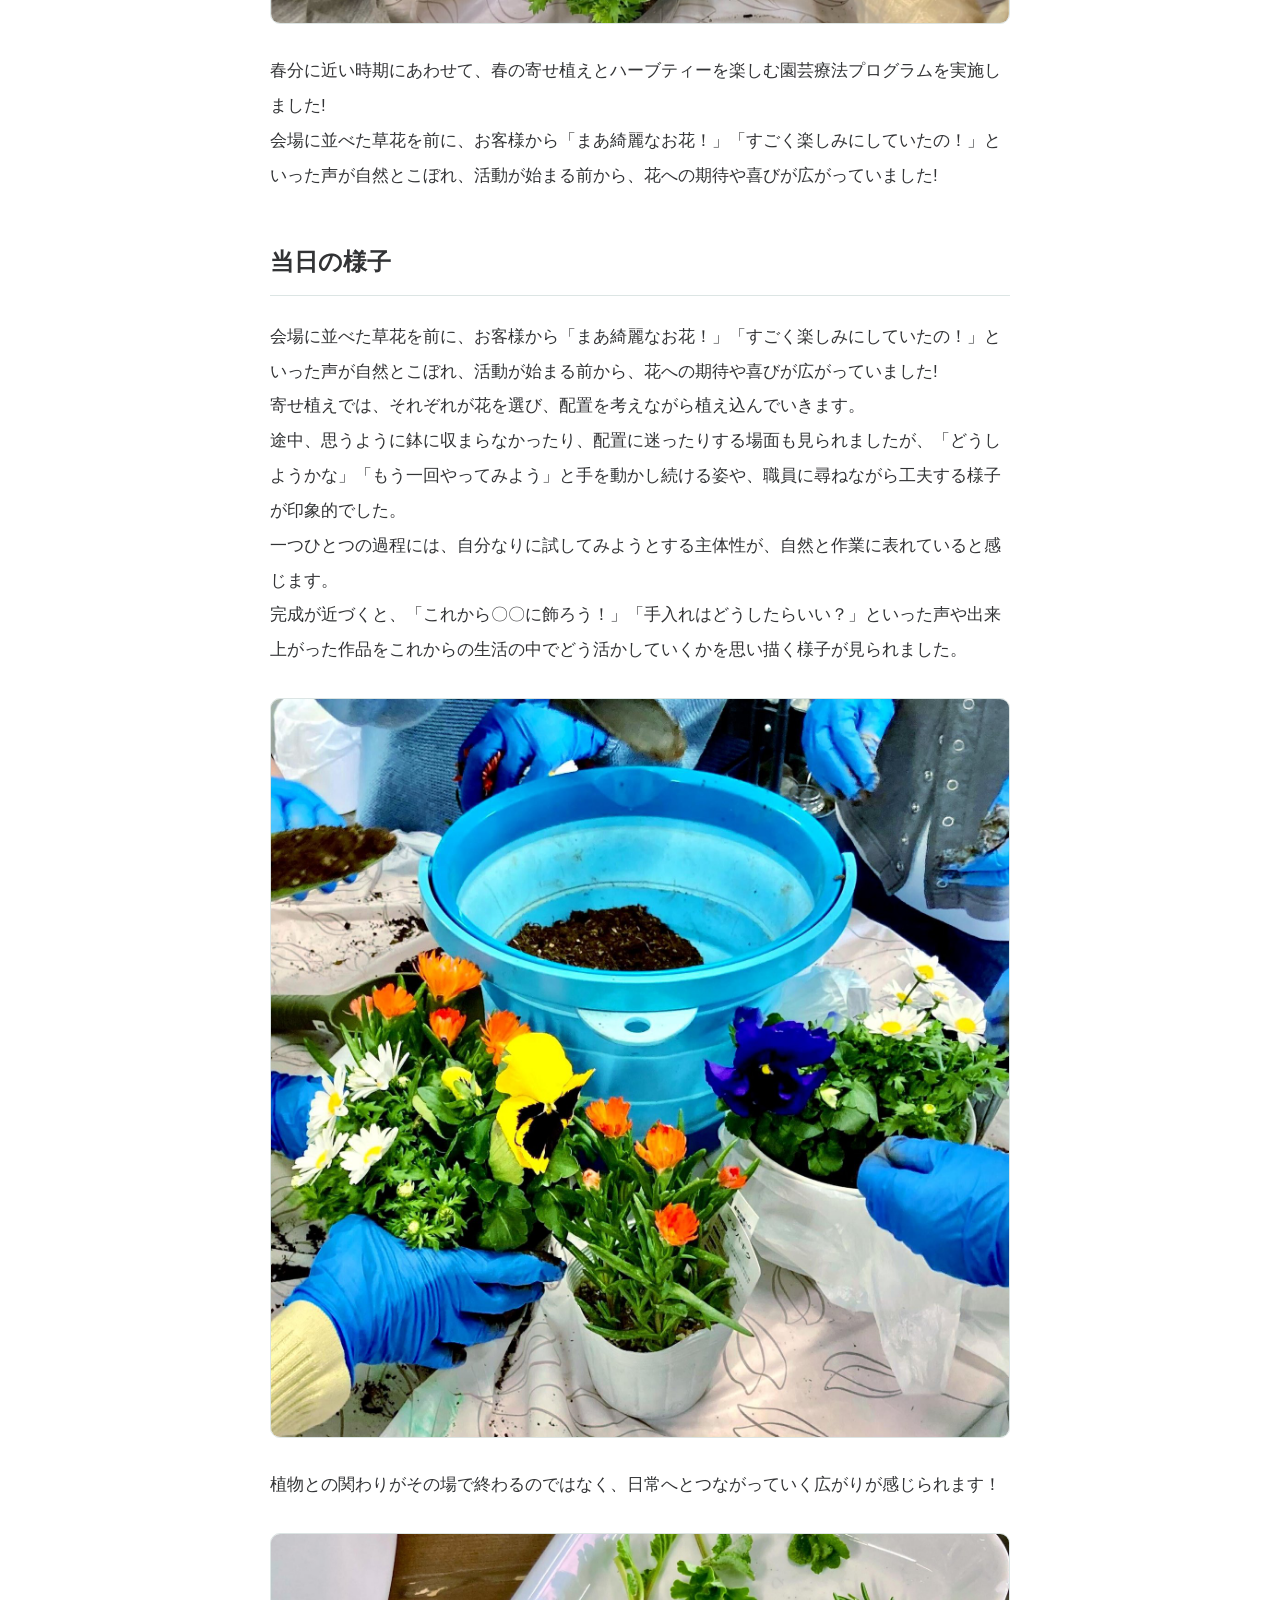
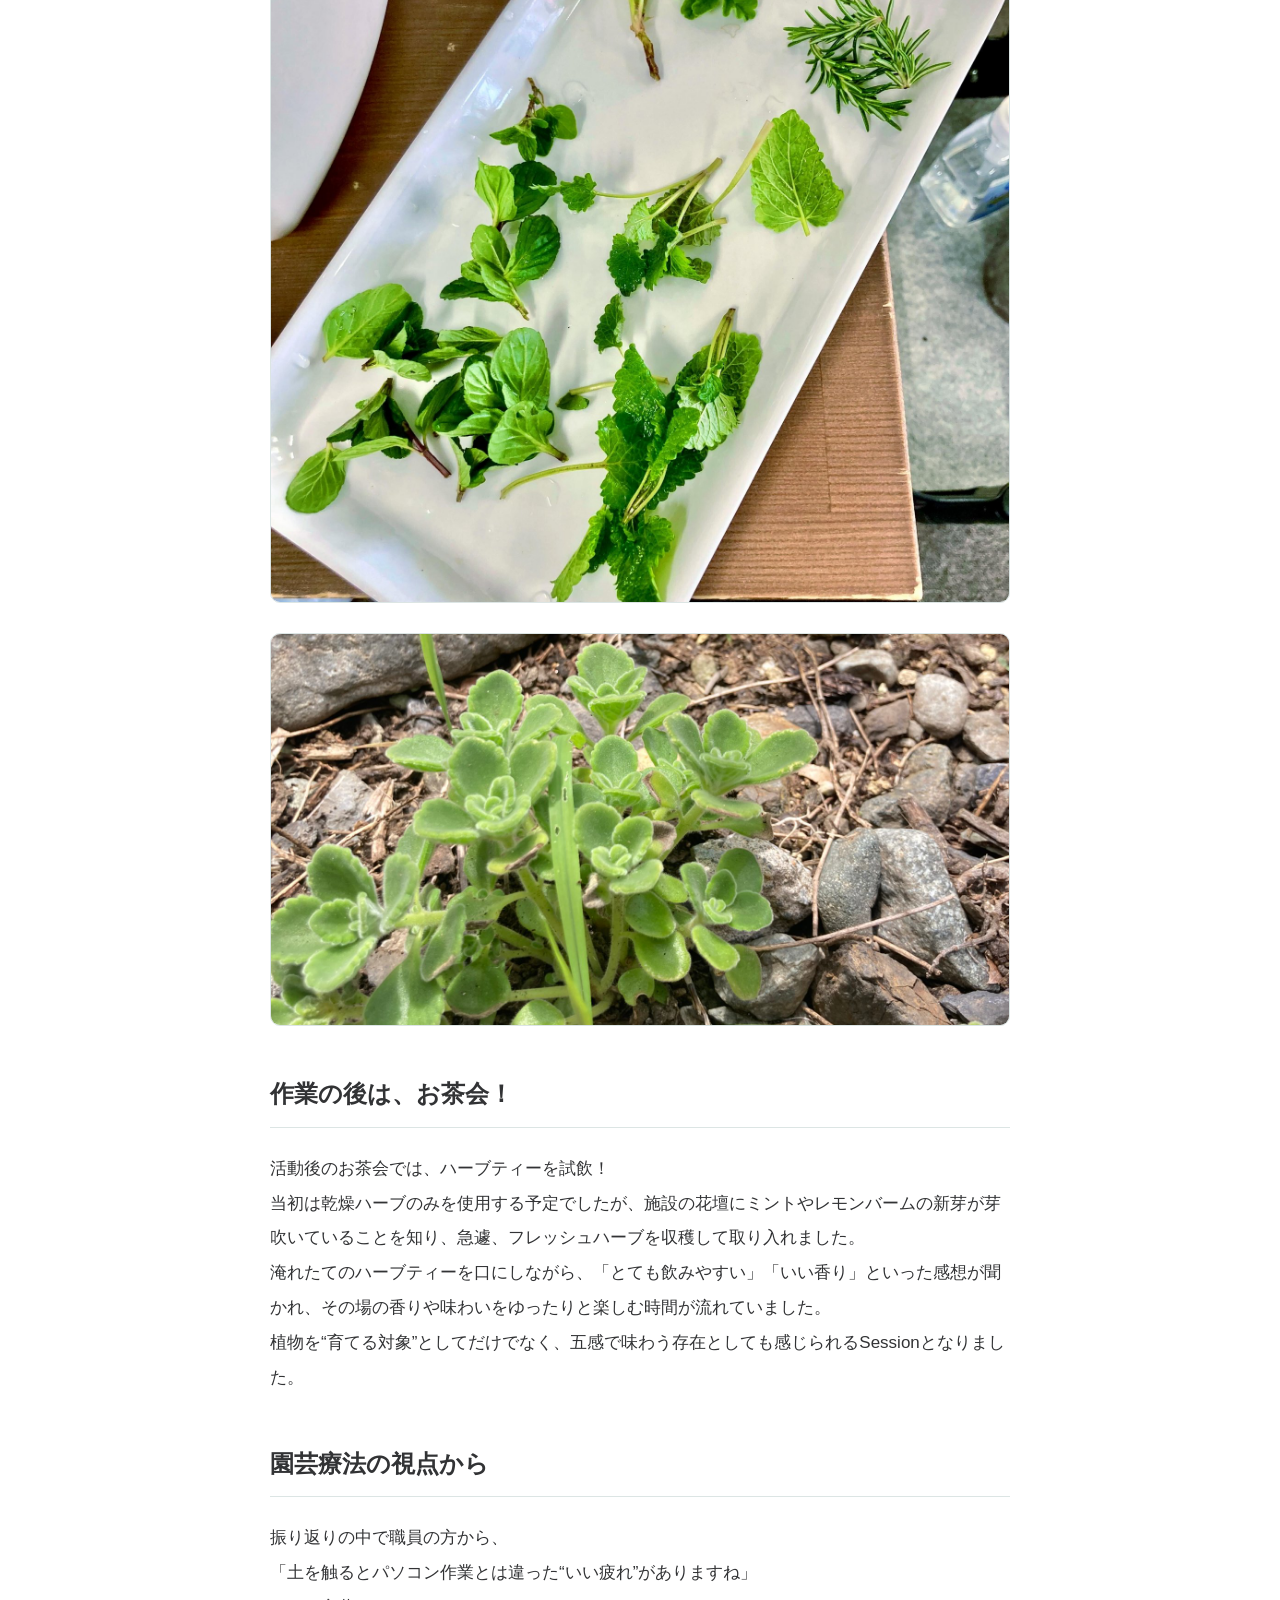
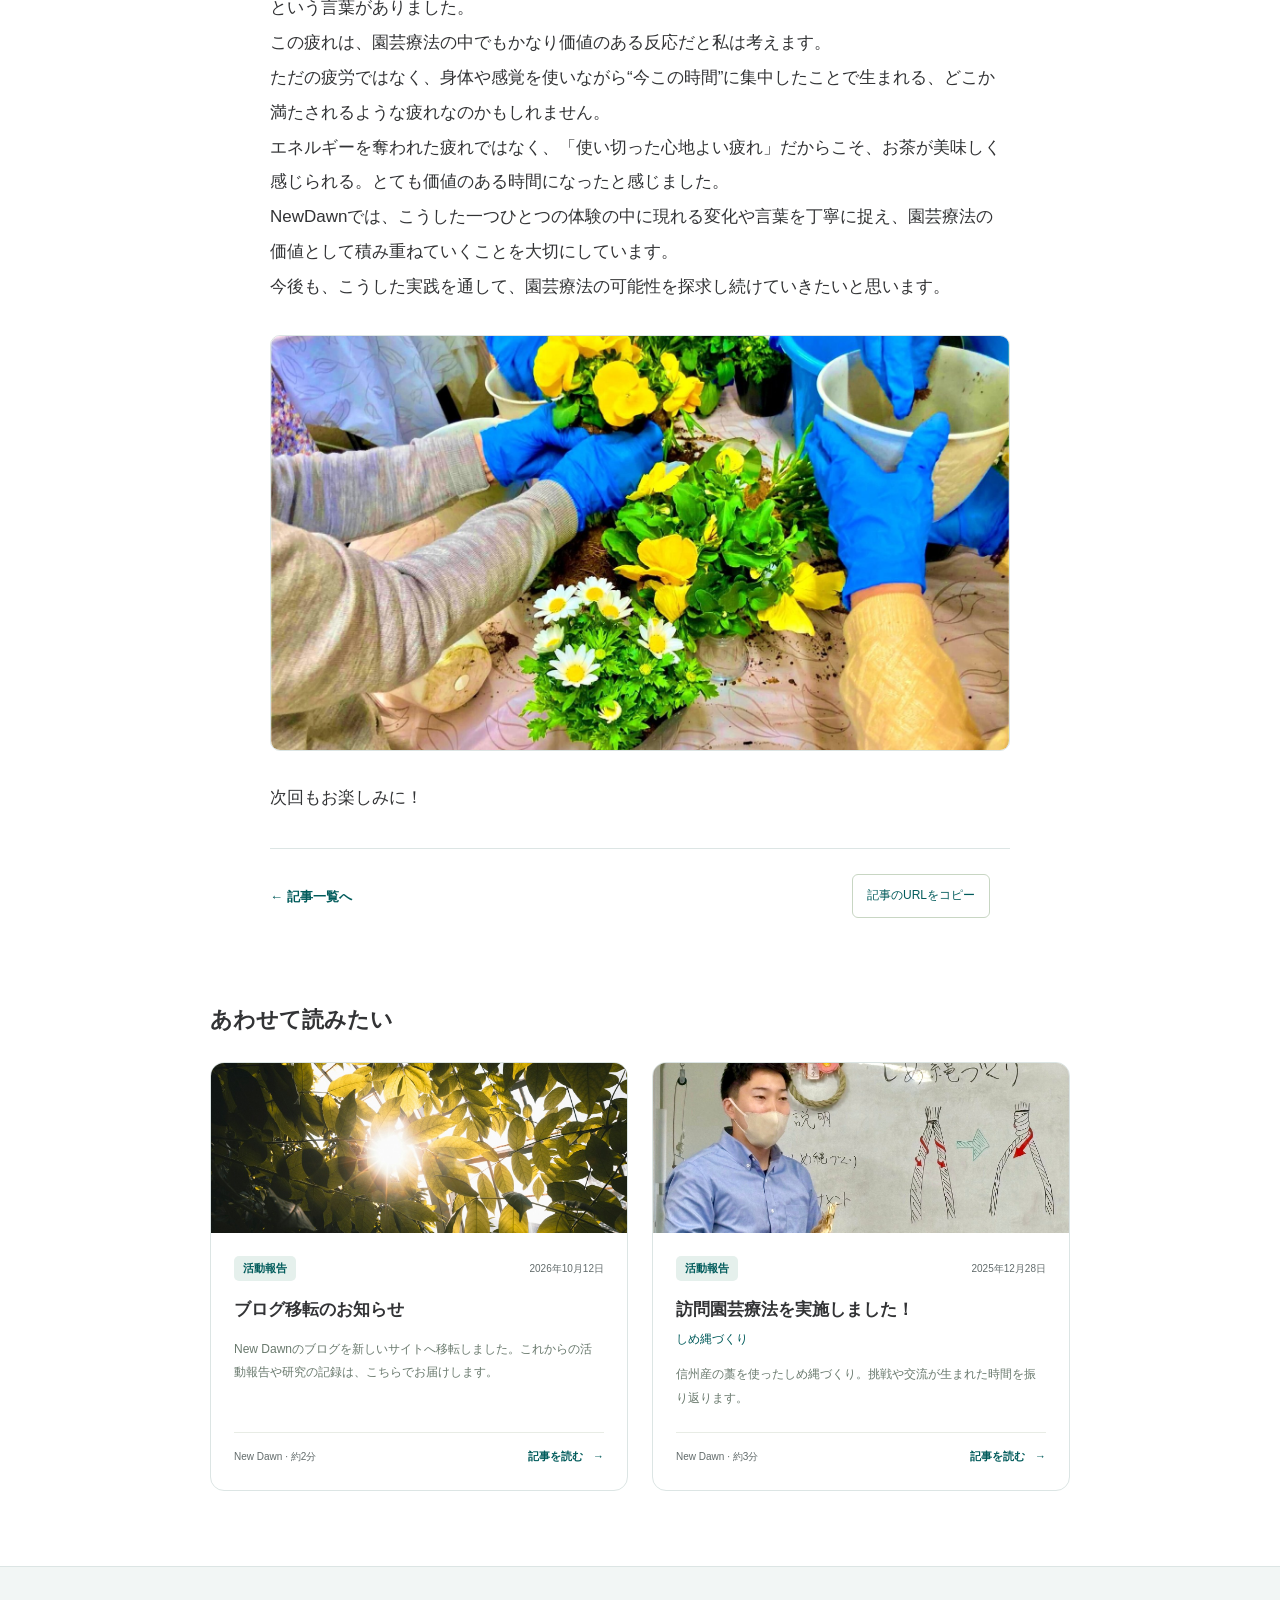
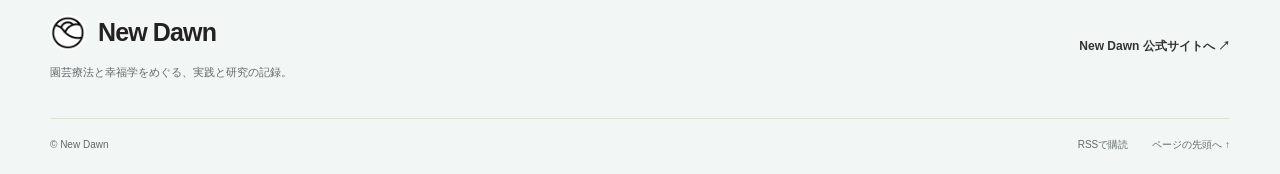
<file: docs/posts/spring-planting-and-herbal-tea/index.html>
<!doctype html>
<html lang="ja"><head><meta charset="utf-8"><meta name="viewport" content="width=device-width, initial-scale=1">
<title>訪問園芸療法を実施しました！｜New Dawn</title><meta name="description" content="春の寄せ植えとハーブティー。植物を選び、育て、五感で味わう時間を届けます。">
<meta name="theme-color" content="#005b5b"><meta property="og:type" content="article"><meta property="og:title" content="訪問園芸療法を実施しました！｜New Dawn"><meta property="og:description" content="春の寄せ植えとハーブティー。植物を選び、育て、五感で味わう時間を届けます。"><meta property="og:locale" content="ja_JP"><meta property="og:site_name" content="New Dawn ブログ">
<link rel="canonical" href="https://engeishokubutu365-crypto.github.io/new-dawn-blog/posts/spring-planting-and-herbal-tea/"><meta property="og:url" content="https://engeishokubutu365-crypto.github.io/new-dawn-blog/posts/spring-planting-and-herbal-tea/"><meta property="og:image" content="https://engeishokubutu365-crypto.github.io/new-dawn-blog/assets/images/spring-planting-and-herbal-tea-01.jpg"><link rel="icon" href="../../assets/brand/favicon.png" type="image/png"><link rel="apple-touch-icon" href="../../assets/brand/logo.png"><link rel="stylesheet" href="../../assets/style-433312f805fb.css"><script src="../../assets/app.js" defer></script><script type="application/ld+json">{"@context": "https://schema.org", "@type": "BlogPosting", "headline": "訪問園芸療法を実施しました！", "description": "春の寄せ植えとハーブティー。植物を選び、育て、五感で味わう時間を届けます。", "datePublished": "2026-03-21", "mainEntityOfPage": "https://engeishokubutu365-crypto.github.io/new-dawn-blog/posts/spring-planting-and-herbal-tea/", "publisher": {"@type": "Organization", "name": "New Dawn", "url": "https://www.newdawn-horticultural.com/"}, "image": "https://engeishokubutu365-crypto.github.io/new-dawn-blog/assets/images/spring-planting-and-herbal-tea-01.jpg"}</script></head>
<body><a class="skip-link" href="#main">本文へ進む</a><header class="site-header"><div class="header-inner">
<a class="brand" href="../../" aria-label="New Dawn ブログのトップ"><img src="../../assets/brand/logo.png" alt="" width="42" height="42"><span>New Dawn<small>園芸療法 × 幸福学</small></span></a>
<nav class="main-nav" aria-label="メインナビゲーション"><a href="../../">すべての記事</a><a href="../../categories/activity/" aria-current="page">活動報告</a><a href="../../categories/research/">研究</a><a href="../../categories/column/">コラム</a><a class="official" href="https://www.newdawn-horticultural.com/">公式サイトへ <span aria-hidden="true">↗</span></a></nav>
</div></header>
<main id="main"><div class="article-shell wrap"><nav class="breadcrumbs" aria-label="パンくずリスト"><a href="../../">ブログ</a><span aria-hidden="true">/</span><a href="../../categories/activity/">活動報告</a></nav><article class="article"><header class="article-header"><div class="article-category"><a class="pill activity" href="../../categories/activity/">活動報告</a></div><h1>訪問園芸療法を実施しました！</h1><p class="article-description">春の寄せ植えとハーブティー。植物を選び、育て、五感で味わう時間を届けます。</p><div class="article-meta"><time datetime="2026-03-21">2026年3月21日</time><span>New Dawn</span><span>読了 約4分</span></div></header><details class="toc" open><summary>この記事の内容</summary><ol><li><a href="#section-1">当日の様子</a></li><li><a href="#section-2">作業の後は、お茶会！</a></li><li><a href="#section-3">園芸療法の視点から</a></li></ol></details><div class="article-body"><p>春の園芸療法プログラム<br>-春の寄せ植えとハーブティーの時間-</p>
<figure class="article-photo"><img src="../../assets/images/spring-planting-and-herbal-tea-01.jpg" alt="パンジーなど春の草花を使った寄せ植え" width="1600" height="900" loading="lazy" decoding="async"></figure>
<figure class="article-photo"><img src="../../assets/images/spring-planting-and-herbal-tea-02.jpg" alt="春の草花を鉢に植え込む作業" width="1600" height="899" loading="lazy" decoding="async"></figure>
<p>春分に近い時期にあわせて、春の寄せ植えとハーブティーを楽しむ園芸療法プログラムを実施しました!<br>会場に並べた草花を前に、お客様から「まあ綺麗なお花！」「すごく楽しみにしていたの！」といった声が自然とこぼれ、活動が始まる前から、花への期待や喜びが広がっていました!</p>
<h2 id="section-1">当日の様子</h2>
<p>会場に並べた草花を前に、お客様から「まあ綺麗なお花！」「すごく楽しみにしていたの！」といった声が自然とこぼれ、活動が始まる前から、花への期待や喜びが広がっていました!<br>寄せ植えでは、それぞれが花を選び、配置を考えながら植え込んでいきます。<br>途中、思うように鉢に収まらなかったり、配置に迷ったりする場面も見られましたが、「どうしようかな」「もう一回やってみよう」と手を動かし続ける姿や、職員に尋ねながら工夫する様子が印象的でした。<br>一つひとつの過程には、自分なりに試してみようとする主体性が、自然と作業に表れていると感じます。<br>完成が近づくと、「これから〇〇に飾ろう！」「手入れはどうしたらいい？」といった声や出来上がった作品をこれからの生活の中でどう活かしていくかを思い描く様子が見られました。</p>
<figure class="article-photo"><img src="../../assets/images/spring-planting-and-herbal-tea-03.jpg" alt="土と草花を使った寄せ植えの作業" width="1600" height="1600" loading="lazy" decoding="async"></figure>
<p>植物との関わりがその場で終わるのではなく、日常へとつながっていく広がりが感じられます！</p>
<figure class="article-photo"><img src="../../assets/images/spring-planting-and-herbal-tea-04.jpg" alt="活動で用意したハーブの葉や枝" width="1600" height="1448" loading="lazy" decoding="async"></figure>
<figure class="article-photo"><img src="../../assets/images/spring-planting-and-herbal-tea-05.jpg" alt="花壇に芽吹いた植物の写真" width="1600" height="848" loading="lazy" decoding="async"></figure>
<h2 id="section-2">作業の後は、お茶会！</h2>
<p>活動後のお茶会では、ハーブティーを試飲！<br>当初は乾燥ハーブのみを使用する予定でしたが、施設の花壇にミントやレモンバームの新芽が芽吹いていることを知り、急遽、フレッシュハーブを収穫して取り入れました。<br>淹れたてのハーブティーを口にしながら、「とても飲みやすい」「いい香り」といった感想が聞かれ、その場の香りや味わいをゆったりと楽しむ時間が流れていました。<br>植物を“育てる対象”としてだけでなく、五感で味わう存在としても感じられるSessionとなりました。</p>
<h2 id="section-3">園芸療法の視点から</h2>
<p>振り返りの中で職員の方から、<br>「土を触るとパソコン作業とは違った“いい疲れ”がありますね」<br>という言葉がありました。<br>この疲れは、園芸療法の中でもかなり価値のある反応だと私は考えます。<br>ただの疲労ではなく、身体や感覚を使いながら“今この時間”に集中したことで生まれる、どこか満たされるような疲れなのかもしれません。<br>エネルギーを奪われた疲れではなく、「使い切った心地よい疲れ」だからこそ、お茶が美味しく感じられる。とても価値のある時間になったと感じました。<br>NewDawnでは、こうした一つひとつの体験の中に現れる変化や言葉を丁寧に捉え、園芸療法の価値として積み重ねていくことを大切にしています。<br>今後も、こうした実践を通して、園芸療法の可能性を探求し続けていきたいと思います。</p>
<figure class="article-photo"><img src="../../assets/images/spring-planting-and-herbal-tea-06.jpg" alt="春の寄せ植えを作る活動の様子" width="1600" height="899" loading="lazy" decoding="async"></figure>
<p>次回もお楽しみに！</p></div><!-- Original article: https://www.newdawn-horticultural.com/%E6%B4%BB%E5%8B%95%E5%A0%B1%E5%91%8A/2026%E5%B9%B4%E5%BA%A6/3-21-%E8%A8%AA%E5%95%8F%E5%9C%92%E8%8A%B8%E7%99%82%E6%B3%95%E3%82%92%E5%AE%9F%E6%96%BD%E3%81%97%E3%81%BE%E3%81%97%E3%81%9F/ --><div class="article-actions"><a class="back-link" href="../../#articles">← 記事一覧へ</a><button class="copy-url" type="button">記事のURLをコピー</button><span class="copy-status" role="status" aria-live="polite"></span></div></article></div><section class="related wrap"><h2>あわせて読みたい</h2><div class="card-grid"><article class="post-card " data-search="ブログ移転のお知らせ New Dawnのブログを新しいサイトへ移転しました。これからの活動報告や研究の記録は、こちらでお届けします。  活動報告"><a class="card-visual plant photo" href="../../posts/blog-moved/" tabindex="-1" aria-hidden="true"><img src="../../assets/images/blog-moved-2026.jpg" alt="" width="600" height="360" loading="lazy"></a><div class="card-body"><div class="card-meta"><a class="pill activity" href="../../categories/activity/">活動報告</a><time datetime="2026-10-12">2026年10月12日</time></div><h3><a href="../../posts/blog-moved/">ブログ移転のお知らせ</a></h3><p class="card-description">New Dawnのブログを新しいサイトへ移転しました。これからの活動報告や研究の記録は、こちらでお届けします。</p><div class="card-bottom"><span>New Dawn · 約2分</span><a class="read-link" href="../../posts/blog-moved/" aria-label="ブログ移転のお知らせを読む">記事を読む <span aria-hidden="true">→</span></a></div></div></article><article class="post-card " data-search="訪問園芸療法を実施しました！ 信州産の藁を使ったしめ縄づくり。挑戦や交流が生まれた時間を振り返ります。 しめ縄づくり 活動報告"><a class="card-visual plant photo" href="../../posts/shimenawa-workshop/" tabindex="-1" aria-hidden="true"><img src="../../assets/images/shimenawa-workshop-01.jpg" alt="" width="600" height="360" loading="lazy"></a><div class="card-body"><div class="card-meta"><a class="pill activity" href="../../categories/activity/">活動報告</a><time datetime="2025-12-28">2025年12月28日</time></div><h3><a href="../../posts/shimenawa-workshop/">訪問園芸療法を実施しました！</a></h3><p class="card-subtitle">しめ縄づくり</p><p class="card-description">信州産の藁を使ったしめ縄づくり。挑戦や交流が生まれた時間を振り返ります。</p><div class="card-bottom"><span>New Dawn · 約3分</span><a class="read-link" href="../../posts/shimenawa-workshop/" aria-label="訪問園芸療法を実施しました！を読む">記事を読む <span aria-hidden="true">→</span></a></div></div></article></div></section></main>
<footer class="site-footer"><div class="footer-inner"><div><a class="footer-brand" href="../../"><img src="../../assets/brand/logo.png" alt="" width="36" height="36">New Dawn</a><p>園芸療法と幸福学をめぐる、実践と研究の記録。</p></div><a href="https://www.newdawn-horticultural.com/" class="footer-link">New Dawn 公式サイトへ <span aria-hidden="true">↗</span></a></div><div class="footer-bottom"><span>© New Dawn</span><a href="../../feed.xml">RSSで購読</a><a href="#">ページの先頭へ ↑</a></div></footer></body></html>
</file>
<file: docs/assets/style-433312f805fb.css>
:root{--green:#005b5b;--deep:#004545;--ink:#323335;--muted:#626b6b;--line:#dce5e4;--paper:#fff;--wash:#edf5f3;--white:#fff;--sage:#c6d9b5;--radius:20px}
*{box-sizing:border-box}html{scroll-behavior:smooth;scroll-padding-top:28px}body{margin:0;background:var(--paper);color:var(--ink);font-family:"Noto Sans JP",-apple-system,BlinkMacSystemFont,"Hiragino Kaku Gothic ProN","Hiragino Sans","Noto Sans JP","Yu Gothic",Meiryo,sans-serif;font-size:16px;line-height:1.8;-webkit-font-smoothing:antialiased}a{color:inherit;text-decoration:none}button,input{font:inherit}button,a,input,summary{-webkit-tap-highlight-color:transparent}a:focus-visible,button:focus-visible,input:focus-visible,summary:focus-visible{outline:3px solid #8a681e;outline-offset:5px}img{display:block;max-width:100%;height:auto}button{cursor:pointer}h1,h2,h3,p{margin:0}h1,h2,h3{line-height:1.55;overflow-wrap:anywhere}p{overflow-wrap:anywhere}[hidden]{display:none!important}.wrap{width:min(1180px,calc(100% - 80px));margin-inline:auto}.sr-only{position:absolute;width:1px;height:1px;padding:0;margin:-1px;overflow:hidden;clip:rect(0,0,0,0);white-space:nowrap;border:0}.skip-link{position:absolute;top:8px;left:8px;padding:12px 20px;background:white;transform:translateY(-180%);z-index:20}.skip-link:focus{transform:translateY(0)}.preview-notice{text-align:center;background:#e5eddf;padding:5px 20px;font-size:12px;letter-spacing:.04em;color:#436041}.preview-notice span{margin-left:14px;color:#61705f}.site-header{background:var(--paper);border-bottom:1px solid var(--line)}.header-inner{max-width:1280px;margin:auto;min-height:102px;padding:16px 40px;display:flex;justify-content:space-between;align-items:center;gap:32px}.brand{display:flex;align-items:center;gap:13px;flex-shrink:0}.brand span{font-size:28px;font-weight:650;letter-spacing:-.055em;line-height:1.25}.brand small{display:block;font-size:10px;font-weight:500;letter-spacing:.12em;margin-top:6px}.main-nav{display:flex;align-items:center;gap:26px;font-size:13px;font-weight:600}.main-nav>a{padding:10px 0;white-space:nowrap}.main-nav>a[aria-current=page]{color:var(--green);border-bottom:2px solid var(--green)}.main-nav .official{margin-left:16px;border:1px solid #afc2b0;border-radius:6px;padding:9px 15px}.hero{display:grid;grid-template-columns:1.16fr 1fr;gap:70px;align-items:center;padding:64px 0 72px}.eyebrow{color:var(--green);font-size:12px;font-weight:600;letter-spacing:.13em;margin-bottom:16px}.tiny-leaf{display:inline-block;width:14px;height:9px;margin-right:8px;border-radius:10px 0 10px 0;background:var(--green);transform:rotate(-30deg)}.hero h1{font-size:clamp(30px,3.2vw,43px);font-weight:650;letter-spacing:.015em;line-height:1.65}.hero h1 span{color:#637b5b}.hero-description{font-size:15px;line-height:2;margin-top:22px;color:#566a5c}.button{display:inline-flex;align-items:center;justify-content:center;gap:28px;padding:12px 23px;border-radius:8px;font-size:14px;font-weight:600;min-height:48px}.primary{background:var(--green);color:white}.primary:hover{background:var(--deep)}.secondary{border:1px solid #aebfad;background:transparent;white-space:nowrap}.secondary:hover{background:#e0e8da}.hero .button{margin-top:29px}.featured{border:1px solid #d3dece;border-radius:var(--radius);overflow:hidden;background:#f4f6ef;display:block;box-shadow:0 12px 36px rgba(40,72,50,.035)}.featured:hover .featured-link{gap:27px}.featured-art{background:#e8efdf;padding:0 20px}.featured-art img{height:235px;width:100%;object-fit:contain}.featured-copy{padding:23px 30px 25px}.featured-meta{display:flex;justify-content:space-between;align-items:center;color:var(--muted);font-size:12px}.featured-meta>span{color:var(--green);font-weight:650}.featured h2{font-size:23px;font-weight:650;margin:13px 0 16px;line-height:1.6}.featured-link{display:flex;align-items:center;gap:20px;color:var(--green);font-size:13px;font-weight:650;transition:gap .2s}.article-section{padding:44px 0 70px;border-top:1px solid var(--line);scroll-margin-top:24px}.section-heading{display:flex;justify-content:space-between;align-items:flex-end;gap:24px}.section-heading .eyebrow{margin-bottom:7px;font-size:11px}.section-heading h2{font-size:28px;letter-spacing:.035em}.section-heading p:not(.eyebrow){font-size:13px;color:var(--muted);margin-top:8px}.search-form{display:flex;align-items:center;gap:9px;padding:0 14px;border:1px solid #cbd8cb;border-radius:8px;background:#fff;max-width:290px;height:46px}.search-form>span{font-size:24px;color:var(--muted)}.search-form input{border:0;background:transparent;outline:none;min-width:0;width:195px;font-size:13px;color:var(--ink)}.search-form input:focus-visible{outline:none}.search-form:focus-within{outline:3px solid #8a681e;outline-offset:3px}.search-form button{border:0;background:transparent;color:var(--muted);font-size:20px;width:25px;height:40px}.article-toolbar{display:flex;justify-content:space-between;gap:16px;align-items:center;margin:30px 0 27px}.filters{display:flex;gap:9px;flex-wrap:wrap}.filter{display:flex;gap:10px;align-items:center;min-height:42px;border:1px solid var(--line);border-radius:30px;padding:7px 17px;font-size:12px;font-weight:600;background:white;white-space:nowrap}.filter span{font-size:10px;color:var(--muted)}.filter.selected{background:var(--green);border-color:var(--green);color:white}.filter.selected span{color:#e2edde}.filter:hover:not(.selected){background:var(--wash)}.result-count{font-size:12px;white-space:nowrap;color:var(--muted)}.card-grid{display:grid;grid-template-columns:repeat(3,minmax(0,1fr));gap:24px}.post-card{background:white;border:1px solid var(--line);border-radius:14px;overflow:hidden;display:flex;flex-direction:column}.card-visual{height:170px;display:flex;align-items:center;justify-content:center;overflow:hidden}.card-visual.plant{background:#e8efdf}.card-visual.research{background:#e8eee8}.card-visual.story{background:#f1ecdf}.card-visual img{width:100%;height:100%;object-fit:contain;transition:transform .3s}.post-card:hover .card-visual img{transform:scale(1.035)}.card-body{padding:23px;display:flex;flex-direction:column;flex:1}.card-meta{display:flex;gap:10px;align-items:center;justify-content:space-between;margin-bottom:15px}.pill{display:inline-block;font-size:11px;line-height:1.7;font-weight:600;background:#edf3e7;color:#315c39;border-radius:5px;padding:3px 9px;white-space:nowrap}.pill.research{background:#e8f0eb;color:#326150}.pill.column{background:#f3eddf;color:#6d5c35}.card-meta time{font-size:10px;color:var(--muted);white-space:nowrap}.card-body h3{font-size:17px;font-weight:650;line-height:1.7}.card-body h3 a:hover{text-decoration:underline;text-decoration-thickness:1px;text-underline-offset:5px}.card-subtitle{color:var(--green);font-size:12px;margin-top:4px}.card-description{font-size:12px;line-height:1.95;color:#69796d;margin-top:13px;margin-bottom:22px}.card-bottom{margin-top:auto;display:flex;justify-content:space-between;align-items:center;gap:10px;border-top:1px solid #e8ece5;padding-top:14px}.card-bottom>span{font-size:10px;color:var(--muted)}.read-link{font-size:11px;font-weight:650;color:var(--green);white-space:nowrap}.read-link span{margin-left:7px}.empty-state{padding:70px 20px;text-align:center;color:var(--muted)}.about-strip{background:#eaf0e2;border-radius:14px;display:flex;align-items:center;gap:32px;padding:34px 40px;margin-bottom:70px}.about-mark{font-size:60px;line-height:1;font-weight:300;color:#507245;letter-spacing:-.08em}.about-mark span{display:block;font-size:14px;letter-spacing:-.03em;margin-top:4px}.about-strip h2{font-size:20px;margin-bottom:8px;font-weight:600}.about-strip p{font-size:13px;color:#60715a}.about-strip .button{margin-left:auto}.site-footer{background:#f0f3eb;border-top:1px solid var(--line);padding:43px 40px 20px}.footer-inner,.footer-bottom{max-width:1180px;margin:auto;display:flex;justify-content:space-between;align-items:center;gap:24px}.footer-brand{font-size:25px;letter-spacing:-.035em;font-weight:650}.footer-inner p{font-size:11px;color:var(--muted);margin-top:8px}.footer-link{font-size:12px;font-weight:600}.footer-bottom{margin-top:35px;padding-top:17px;border-top:1px solid #dce3d6;font-size:10px;color:var(--muted)}.footer-bottom>span{margin-right:auto}.category-hero{padding:43px 0 48px}.category-hero h1{font-size:40px;font-weight:600;margin-bottom:14px}.category-hero>.eyebrow{margin-top:25px;margin-bottom:9px}.category-hero>p:last-of-type{color:var(--muted);font-size:15px}.back-link{color:var(--green);font-size:13px;font-weight:600}.article-shell{max-width:1030px;padding-top:30px}.breadcrumbs{display:flex;gap:13px;font-size:12px;color:var(--muted);margin-bottom:40px}.breadcrumbs a:hover{text-decoration:underline}.article{max-width:740px;margin:0 auto}.article-header{padding-bottom:30px;border-bottom:1px solid var(--line)}.article-category{margin-bottom:16px}.article-header h1{font-size:clamp(25px,3.1vw,36px);line-height:1.6;font-weight:650;letter-spacing:.025em}.article-description{color:var(--muted);font-size:15px;line-height:1.95;margin-top:19px}.article-meta{display:flex;flex-wrap:wrap;gap:18px;font-size:12px;color:var(--muted);margin-top:23px}.toc{background:#f0f4eb;border:1px solid #d9e3d3;border-radius:10px;padding:20px 25px;margin:35px 0 0}.toc summary{cursor:pointer;font-size:14px;font-weight:600}.toc ol{margin:16px 0 2px;padding-left:25px;font-size:13px;line-height:2}.toc a:hover{text-decoration:underline;text-underline-offset:4px}.article-body{font-size:17px;line-height:2.05;padding-top:18px;overflow-wrap:anywhere}.article-body p{margin:24px 0}.article-body h2{font-size:24px;font-weight:650;line-height:1.7;margin:48px 0 22px;padding:0 0 12px;border-bottom:1px solid var(--line);scroll-margin-top:30px}.article-body h3{font-size:20px;font-weight:650;margin:33px 0 18px;line-height:1.7;scroll-margin-top:30px}.article-body ul,.article-body ol{padding-left:1.6em;margin:24px 0}.article-body li{padding-left:.35em;margin:8px 0}.article-body a{color:var(--green);text-decoration:underline;text-underline-offset:4px;overflow-wrap:anywhere}.article-body strong{font-weight:650;background:linear-gradient(transparent 62%,#e5eedc 62%)}.source-note{border-left:3px solid #b6c9a8;background:#f0f3eb;padding:16px 21px;margin-top:45px;font-size:12px;color:var(--muted)}.source-note a{color:var(--green);text-decoration:underline;text-underline-offset:4px}.source-note p{margin-bottom:5px}.article-actions{border-top:1px solid var(--line);padding:25px 0;margin:32px 0 25px;display:flex;gap:20px;align-items:center;flex-wrap:wrap}.copy-url{margin-left:auto;padding:9px 14px;font-size:12px;border:1px solid #c8d6c3;border-radius:6px;background:white;color:var(--green);min-height:44px}.copy-status{font-size:12px;color:var(--muted)}.related{padding:35px 0 75px;max-width:860px}.related h2{font-size:22px;margin-bottom:25px}.related .card-grid{grid-template-columns:repeat(2,minmax(0,1fr))}
@media(min-width:1400px){.hero{padding-top:78px;padding-bottom:84px}.featured-art img{height:255px}}
@media(max-width:1024px){.wrap{width:calc(100% - 48px)}.header-inner{padding:18px 24px;gap:24px}.main-nav{gap:17px;font-size:12px}.main-nav .official{margin-left:0;padding:8px 10px}.brand span{font-size:25px}.brand img{width:35px}.hero{gap:35px;padding-top:45px}.hero h1{font-size:30px}.hero-description{font-size:13px}.featured-copy{padding:20px 24px}.featured-art img{height:215px}.featured h2{font-size:21px}.card-grid{gap:18px}.card-body{padding:19px}.card-meta{gap:7px;flex-wrap:wrap;justify-content:flex-start}.card-body h3{font-size:16px}.card-bottom{flex-wrap:wrap}.about-strip{padding:28px;gap:25px}}
@media(max-width:760px){.wrap{width:calc(100% - 36px)}.header-inner{padding:18px 18px 0;display:block;min-height:auto}.brand{gap:10px;width:fit-content}.brand span{font-size:25px}.brand small{font-size:9px;margin-top:3px}.brand img{width:35px;height:35px}.main-nav{gap:22px;overflow-x:auto;padding:13px 0 0;margin-top:9px;scrollbar-width:none;min-width:0;font-size:12px}.main-nav::-webkit-scrollbar{display:none}.main-nav>a{padding:11px 0 13px}.main-nav .official{margin-left:auto;border:0;border-radius:0;padding:11px 0 13px}.preview-notice{font-size:10px;padding:5px 8px}.preview-notice span{margin-left:6px}.hero{grid-template-columns:1fr;gap:32px;padding:35px 0 38px}.hero h1{font-size:clamp(25px,6.35vw,34px);line-height:1.7;letter-spacing:0}.eyebrow{font-size:11px;margin-bottom:12px}.hero-description{font-size:13px;line-height:1.9;margin-top:17px}.hero .button{margin-top:20px;padding:11px 20px;font-size:13px;min-height:45px}.featured{display:grid;grid-template-columns:42% 58%;border-radius:13px}.featured-art{padding:5px 0;display:flex;align-items:center}.featured-art img{height:auto;min-height:155px}.featured-copy{padding:17px 17px 18px}.featured-meta{font-size:10px;display:block}.featured-meta time{display:block;font-size:9px;margin-top:3px}.featured h2{font-size:16px;margin:9px 0 11px}.featured-link{font-size:10px;gap:9px}.article-section{padding-top:28px;padding-bottom:37px}.section-heading{display:block}.section-heading h2{font-size:24px}.section-heading p:not(.eyebrow){font-size:12px}.search-form{margin-top:20px;max-width:none;width:100%;height:45px}.search-form input{width:100%;font-size:13px}.article-toolbar{display:block;margin:20px 0}.filters{gap:7px}.filter{font-size:11px;padding:7px 12px;gap:6px;min-height:40px}.result-count{display:block;margin-top:13px;font-size:11px}.card-grid{grid-template-columns:1fr;gap:18px}.post-card{border-radius:12px}.card-visual{height:185px}.card-body{padding:20px}.card-meta{justify-content:space-between;flex-wrap:nowrap;margin-bottom:11px}.card-meta time{font-size:10px}.card-body h3{font-size:18px;line-height:1.65}.card-subtitle{font-size:12px}.card-description{font-size:13px;margin-bottom:18px}.card-bottom{flex-wrap:nowrap}.card-bottom>span{font-size:11px}.read-link{font-size:12px;min-height:35px;display:flex;align-items:center}.about-strip{display:block;padding:27px 25px;margin-bottom:37px}.about-mark{display:none}.about-strip h2{font-size:19px}.about-strip p{font-size:12px}.about-strip .button{margin-top:19px;padding:10px 18px;min-height:44px;font-size:12px}.site-footer{padding:29px 18px 18px}.footer-inner{display:block}.footer-inner p{font-size:10px}.footer-link{display:inline-block;margin-top:17px;font-size:11px}.footer-bottom{gap:15px;font-size:9px;margin-top:24px;flex-wrap:wrap}.footer-bottom>span{width:100%;margin-right:0}.category-hero{padding:30px 0 32px}.category-hero h1{font-size:30px}.category-hero>p:last-of-type{font-size:13px}.article-shell{padding-top:20px}.breadcrumbs{font-size:11px;margin-bottom:26px;gap:10px}.article-header h1{font-size:26px;line-height:1.65}.article-category{margin-bottom:13px}.article-description{font-size:14px;margin-top:16px}.article-meta{gap:13px;font-size:11px;margin-top:20px}.article-header{padding-bottom:25px}.toc{padding:18px 20px;margin-top:26px}.toc ol{font-size:12px;padding-left:21px}.article-body{font-size:16px;line-height:2;padding-top:12px}.article-body p{margin:22px 0}.article-body h2{font-size:21px;margin:35px 0 20px;padding-bottom:11px}.article-body h3{font-size:18px;line-height:1.8;margin-top:30px}.article-body ul,.article-body ol{padding-left:1.4em}.source-note{padding:14px 16px;font-size:11px;margin-top:32px}.article-actions{gap:16px;padding:20px 0}.copy-url{font-size:11px}.related{padding-top:12px;padding-bottom:40px}.related h2{font-size:20px}.related .card-grid{grid-template-columns:1fr}.desktop-break{display:none}}
@media(max-width:360px){.wrap{width:calc(100% - 28px)}.hero h1{font-size:23px}.main-nav{gap:19px}.filter{padding-inline:9px}.preview-notice span{display:none}.featured-copy{padding-inline:13px}.featured h2{font-size:14px}.article-header h1{font-size:23px}}
@media(prefers-reduced-motion:reduce){html{scroll-behavior:auto}*,*::before,*::after{transition:none!important;animation:none!important}}
.article-photo{margin:30px 0;break-inside:avoid}.article-photo img{width:100%;height:auto;border-radius:10px;border:1px solid var(--line)}.card-visual.photo img{object-fit:cover}.featured-art.photo{padding:0}.featured-art.photo img{object-fit:cover}.featured-art.photo{overflow:hidden}@media(max-width:760px){.featured-art.photo{height:100%;min-height:155px}.featured-art.photo img{height:100%;min-height:180px;object-fit:cover}.article-photo{margin:24px 0}.article-photo img{border-radius:8px}}
@media print{.site-header,.site-footer,.preview-notice,.related,.article-actions,.toc,.breadcrumbs,.source-note,.skip-link{display:none}body{background:white;color:#000}.wrap,.article{width:100%;max-width:none}.article-body{font-size:11pt;line-height:1.8}.article-body h2{break-after:avoid}.article-header h1{font-size:20pt}}

/* New Dawn brand: the same logo, forest image and teal as the official website. */
.brand-hero{background:linear-gradient(90deg,rgba(0,48,48,.83),rgba(0,67,67,.65)),url("brand/forest.jpg") center 43%/cover no-repeat}.brand-hero .hero{padding-top:52px;padding-bottom:52px;gap:70px}.brand-hero .hero-copy{color:#fff}.brand-hero .eyebrow{color:#e4f0ed;font-size:12px;letter-spacing:.025em}.brand-hero h1{font-size:48px;line-height:1.5;letter-spacing:-.02em;font-weight:700}.brand-hero h1 span{font-size:28px;color:white;font-weight:500;letter-spacing:.04em}.brand-hero .hero-description{color:#f0f6f4;font-size:14px}.brand-hero .primary{background:#fff;color:#323335;border-radius:30px}.brand-hero .primary:hover{background:#edf5f3}.brand-hero .featured{background:#fff;border-color:rgba(255,255,255,.6);box-shadow:0 12px 35px rgba(0,0,0,.1)}.brand{color:#222}.brand img{object-fit:contain}.brand span{letter-spacing:-.035em}.button{border-radius:30px}.footer-brand{display:flex;align-items:center;gap:12px;color:#222}.footer-brand img,.about-logo{object-fit:contain;border-radius:50%;background:#fff}.about-strip{background:#edf5f3}.site-footer{background:#f2f6f5}.hero h1 span{color:var(--green)}.brand-hero .hero h1 span{color:#fff}.article-category .pill,.pill.activity{background:#e5f0ec;color:var(--green)}.pill.research{background:#e3eeee;color:var(--green)}.pill.column{background:#f4eedf;color:#6d5c35}
@media(max-width:760px){.brand-hero .hero{padding-top:32px;padding-bottom:30px;gap:27px}.brand-hero{background-position:center 45%}.brand-hero h1{font-size:37px}.brand-hero h1 span{font-size:22px}.brand-hero .hero-description{font-size:12px}.brand-hero .eyebrow{font-size:10px}.about-logo{margin-bottom:15px;width:52px;height:52px}}
</file>
